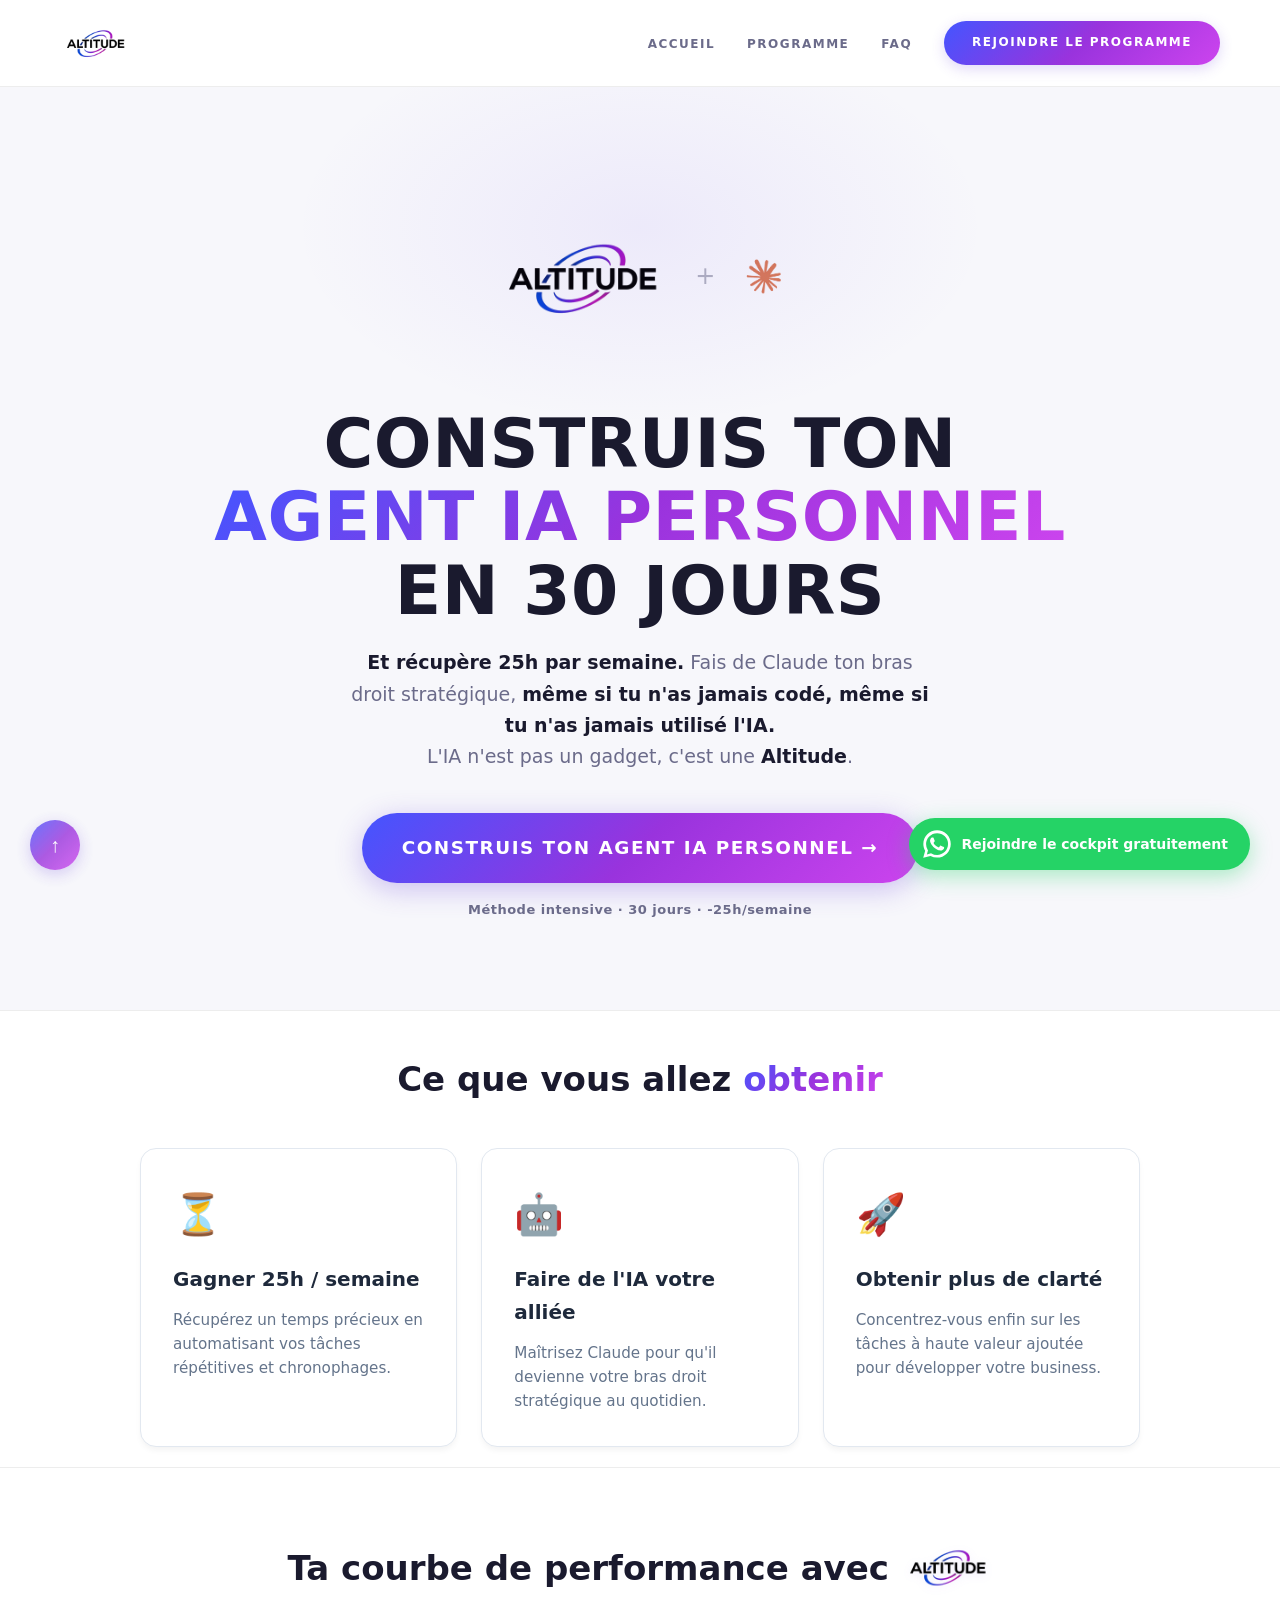
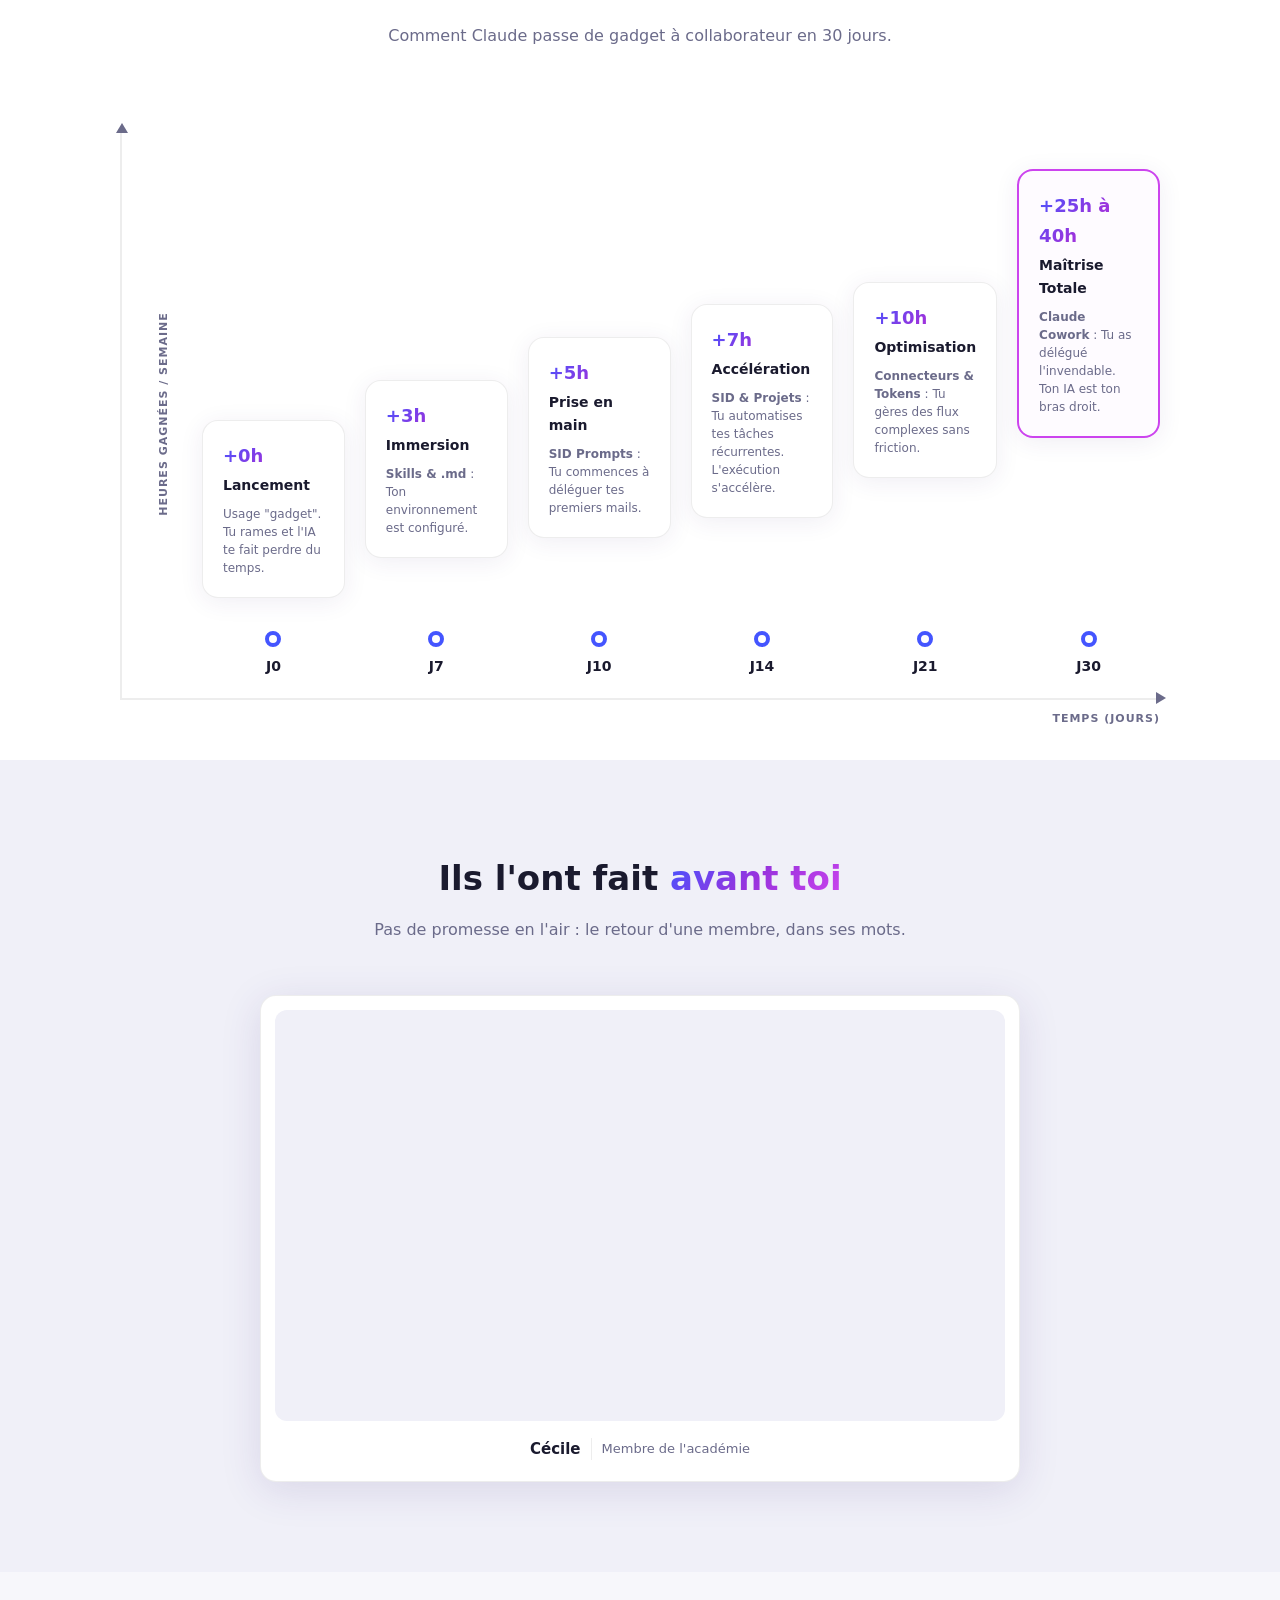
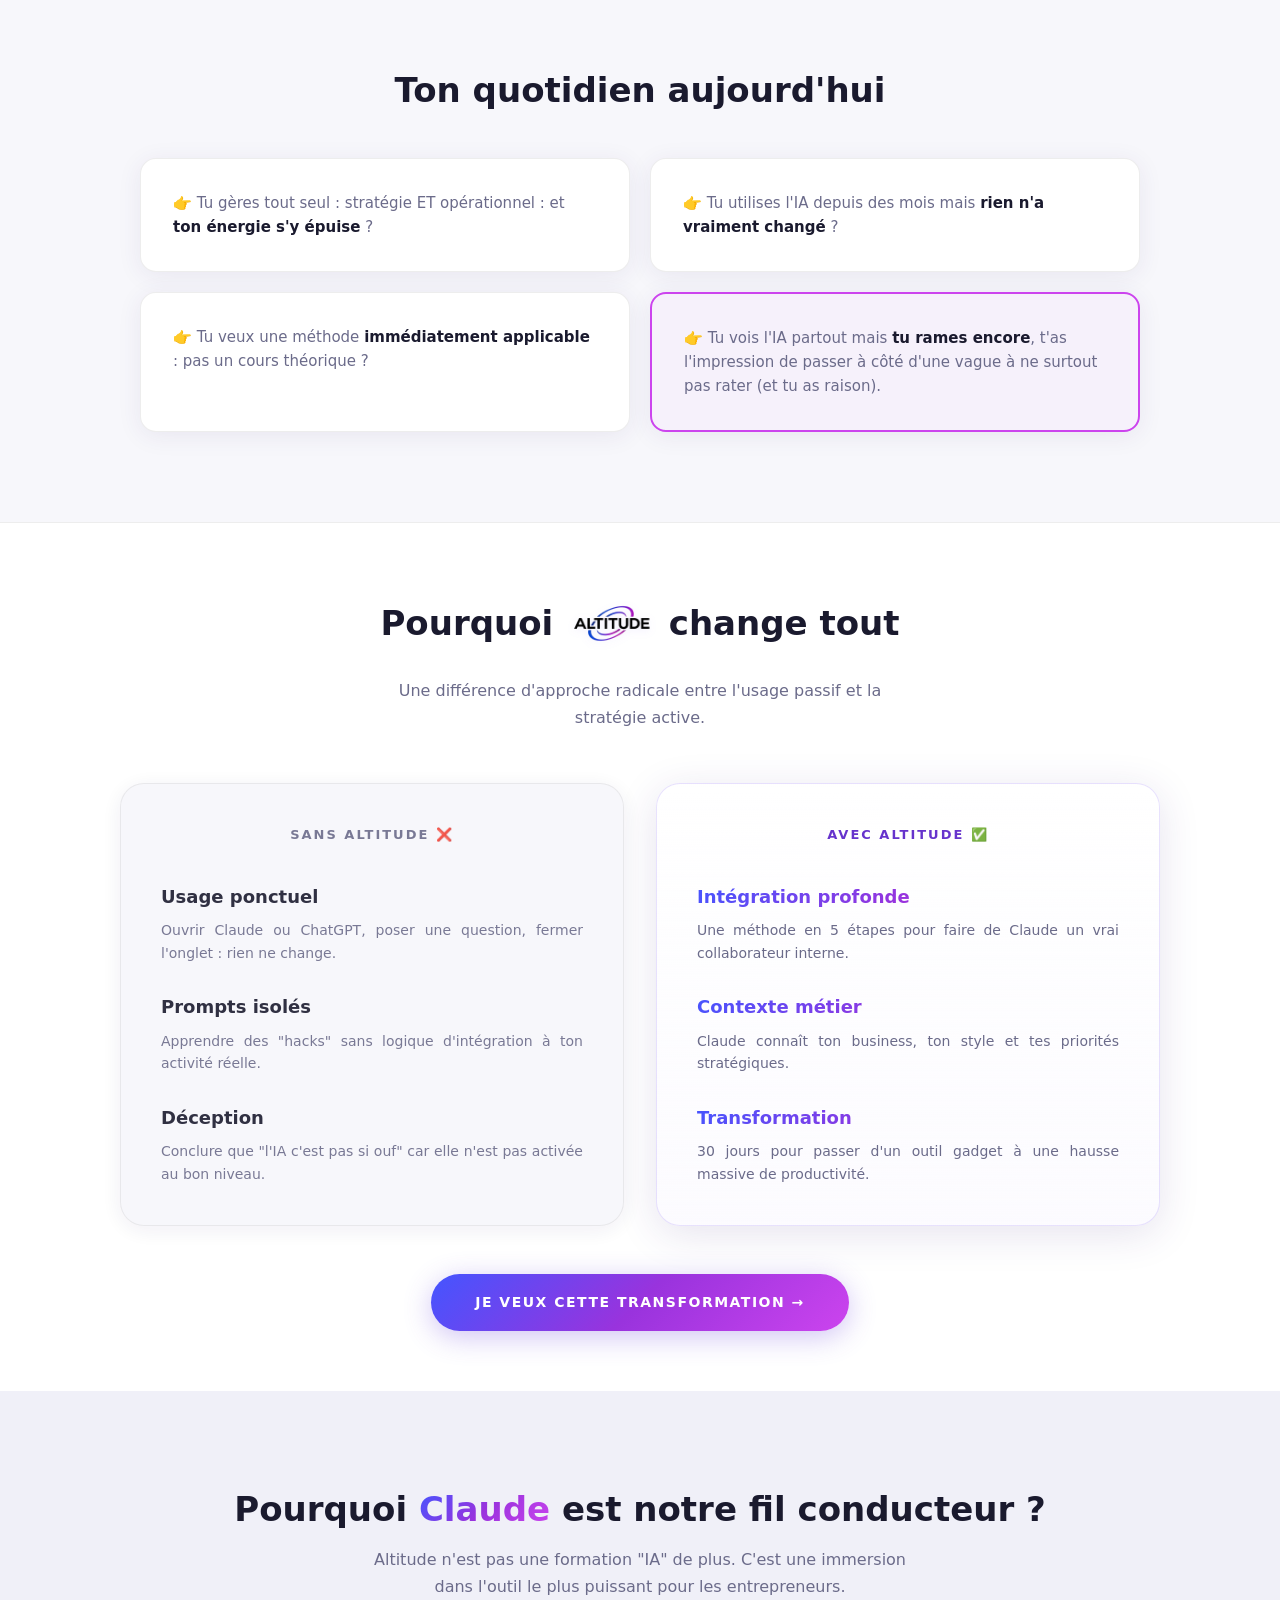
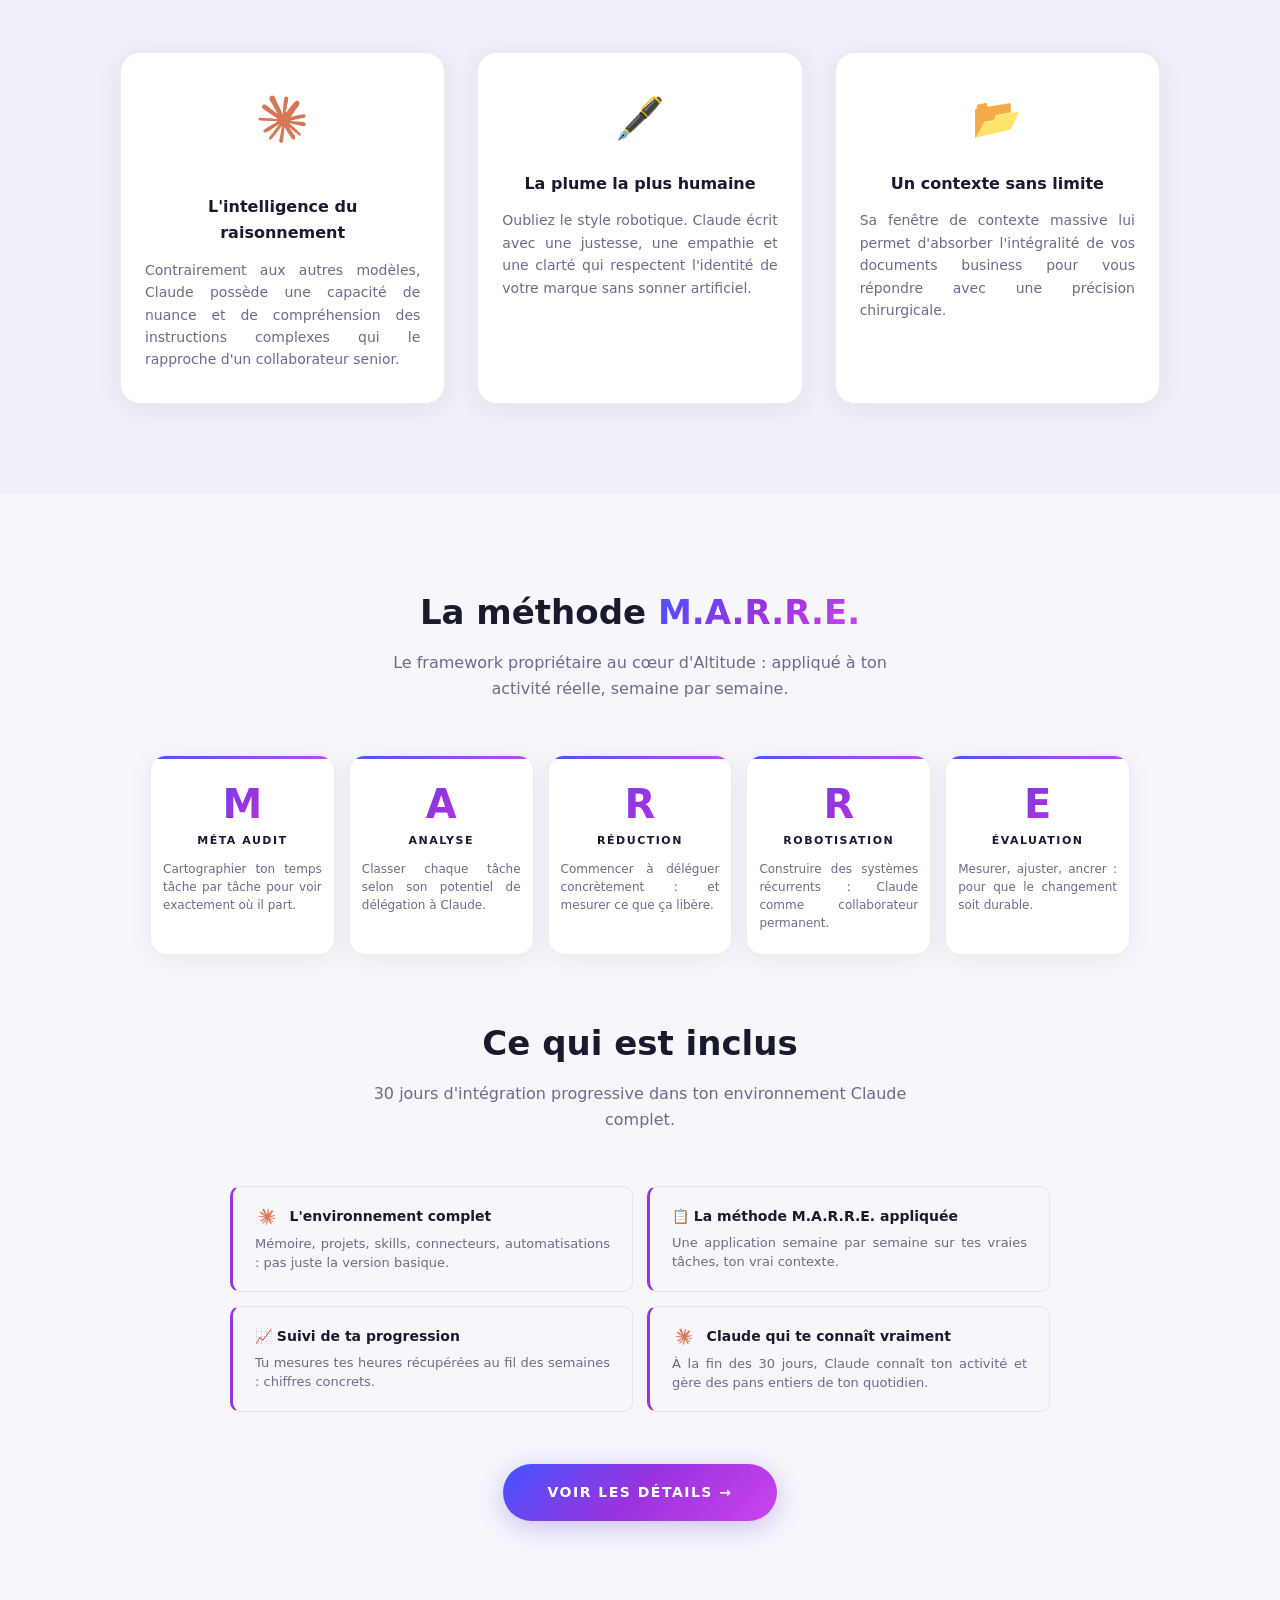
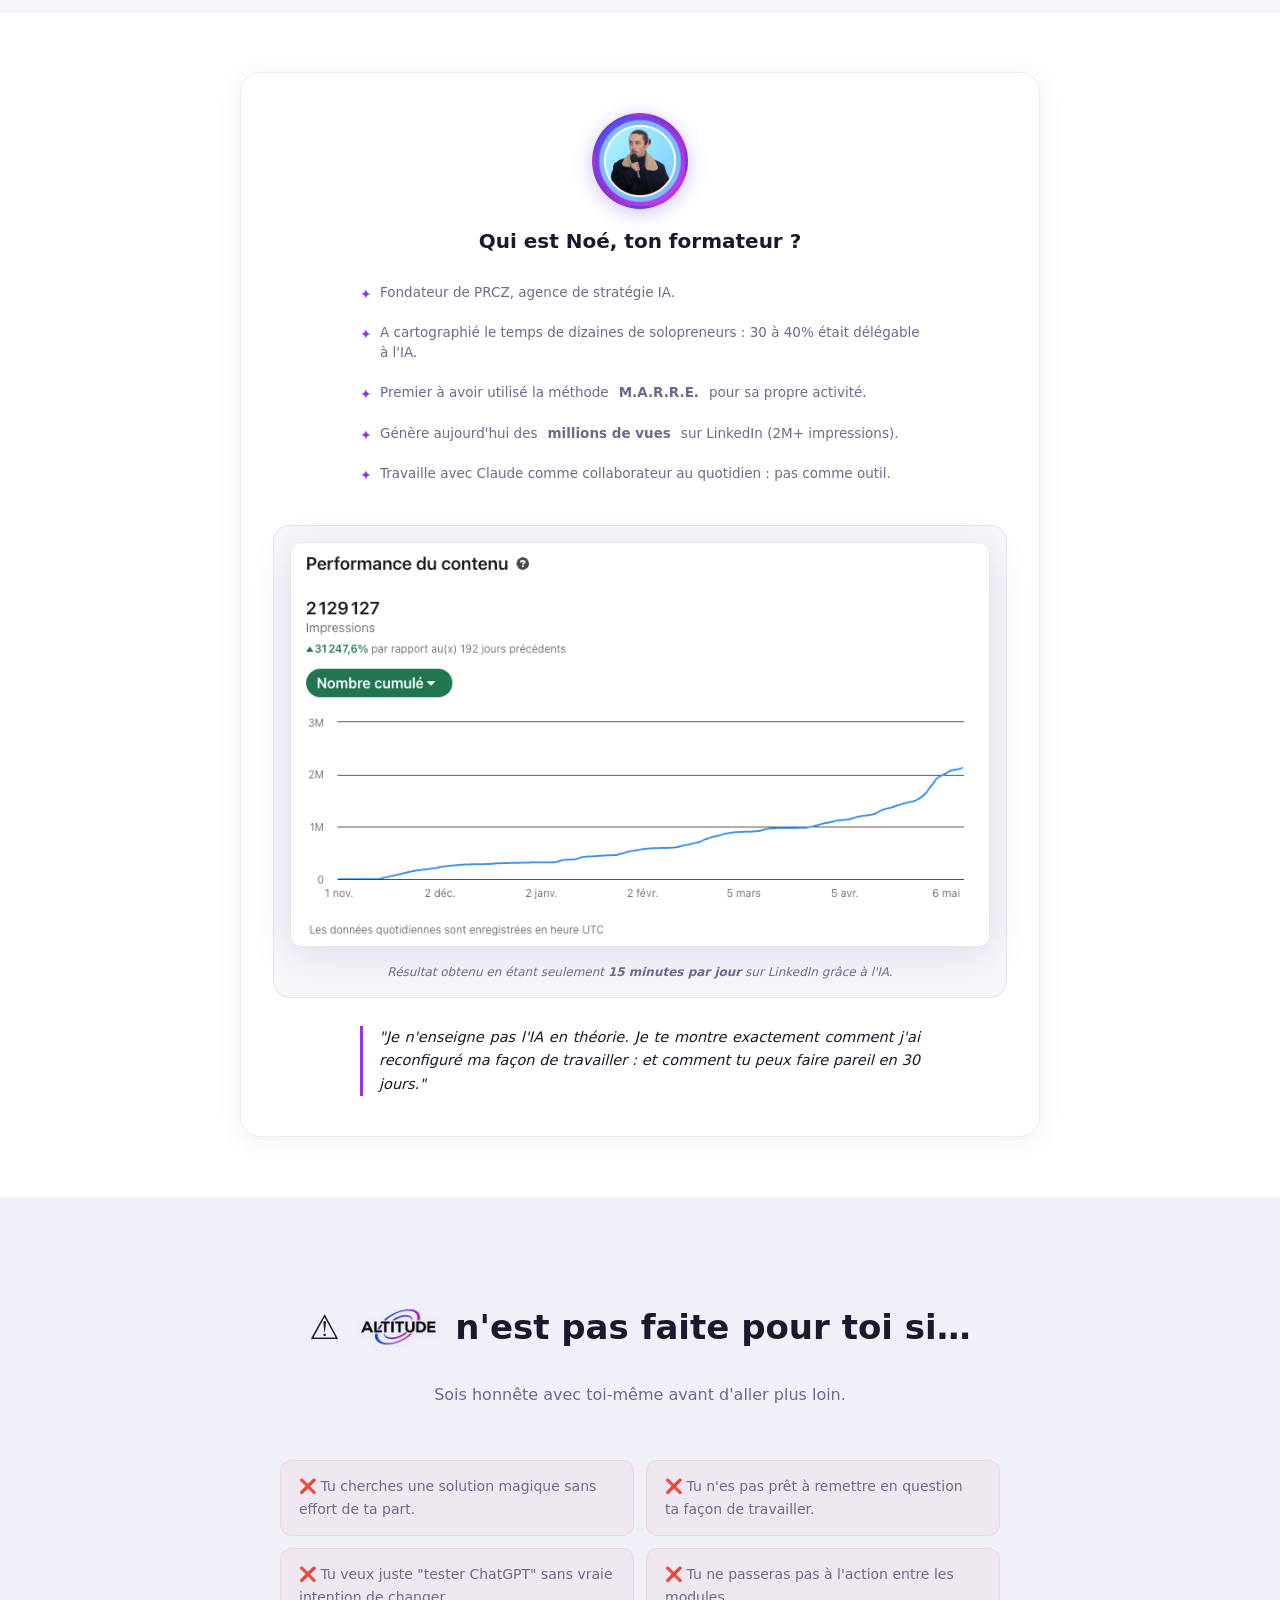
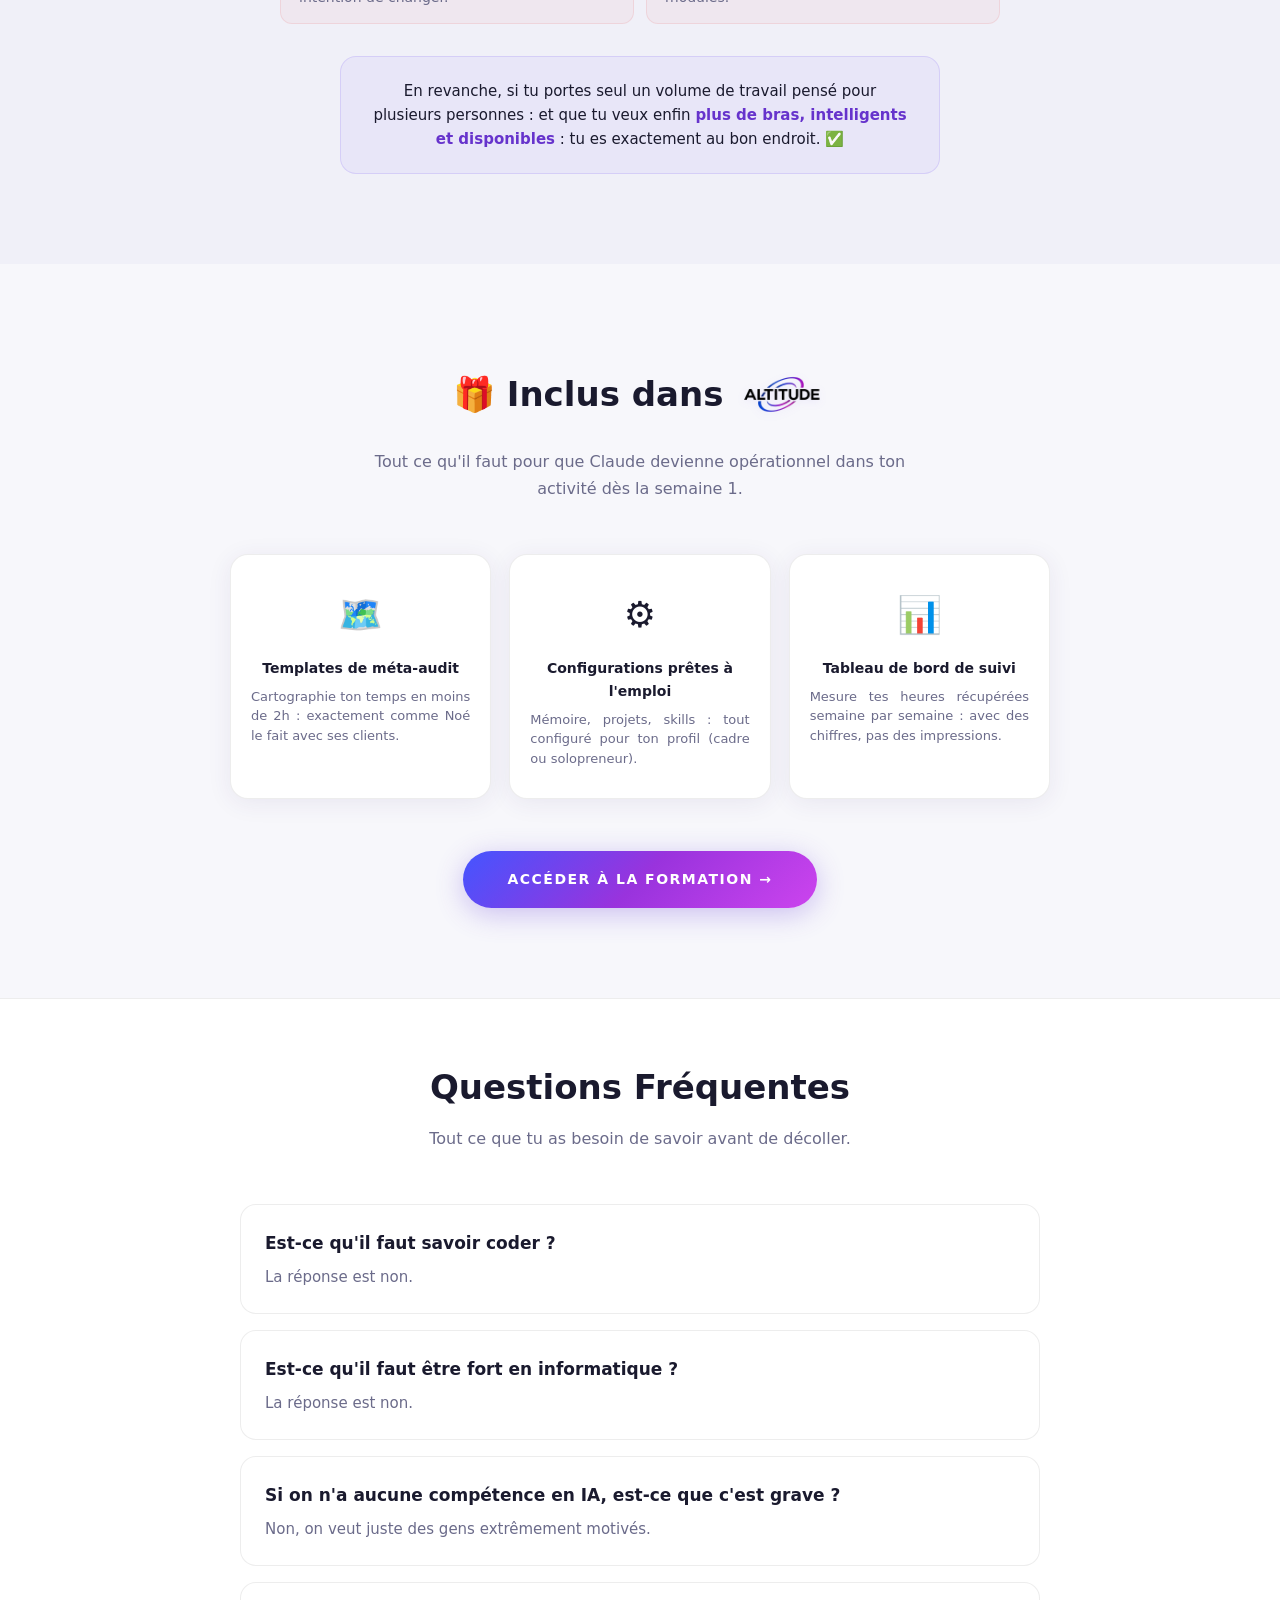
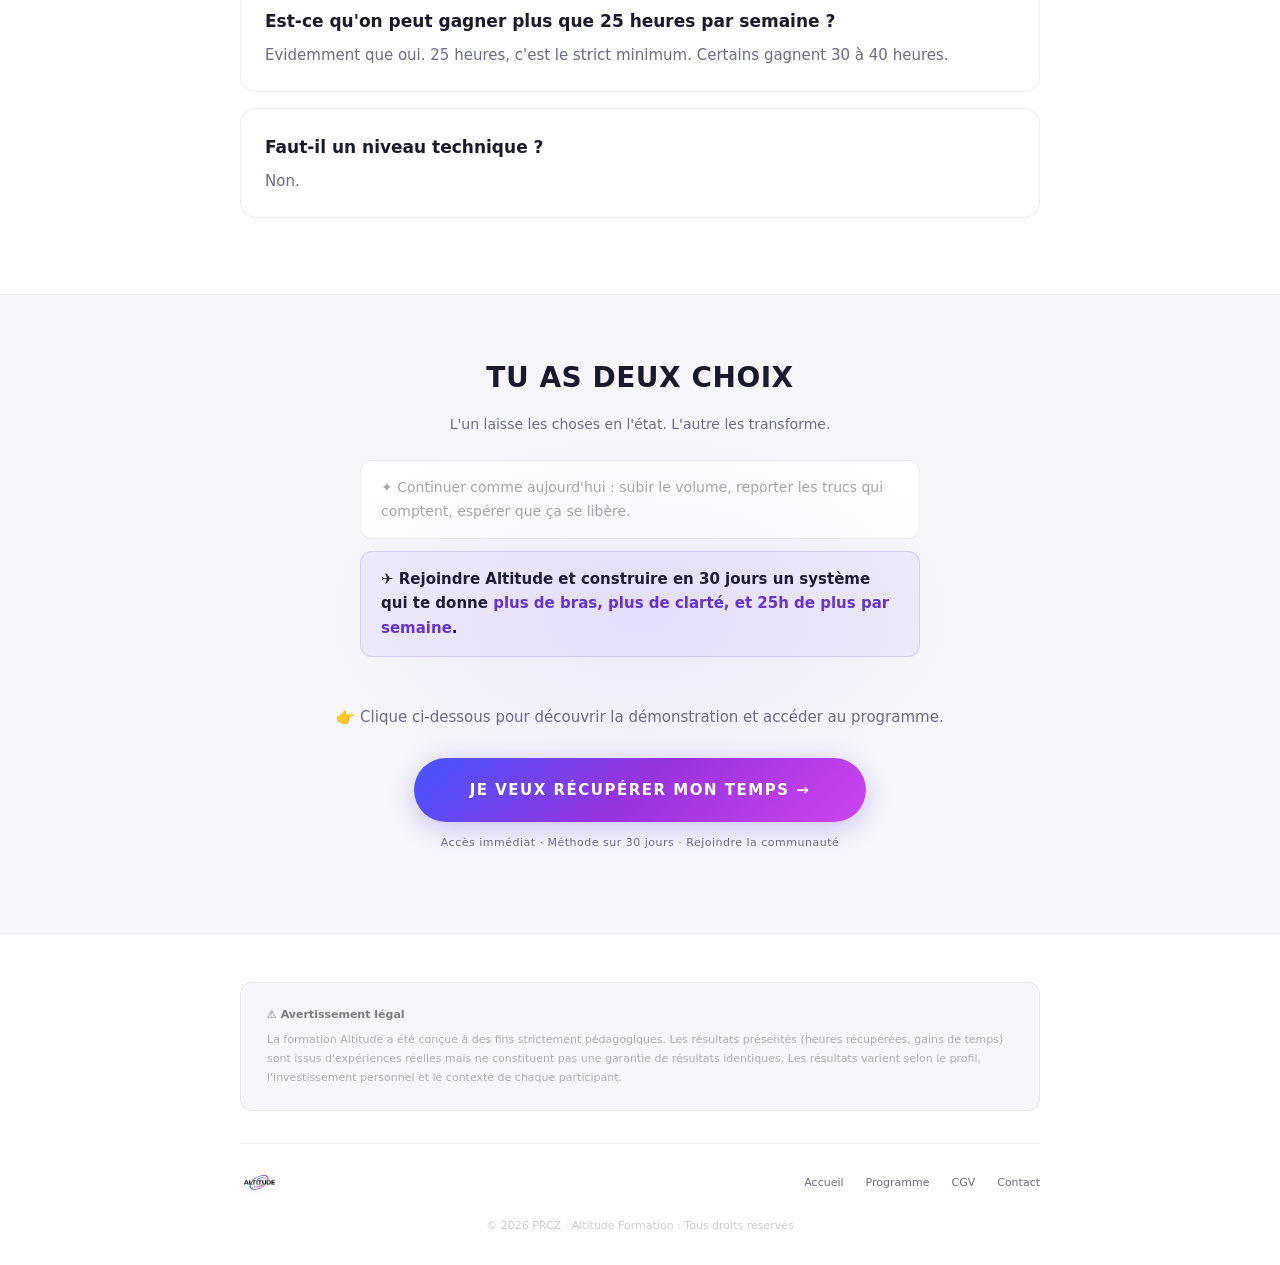
<file: index.html>
<!DOCTYPE html>
<html lang="fr">

<head>
  <meta charset="UTF-8" />
  <meta name="viewport" content="width=device-width, initial-scale=1.0" />
  <title>ALTITUDE : Construis ton agent IA personnel (Claude) en 30 jours</title>
  <link rel="icon" type="image/png" href="favicon.png" />
  <link rel="apple-touch-icon" href="favicon.png" />
  <link rel="shortcut icon" href="favicon.png" type="image/x-icon" />
  <link rel="stylesheet" href="style.css?v=1.1" />
</head>

<body>

  <!-- ══════════════════════════════════
     1. NAVBAR
══════════════════════════════════ -->
  <nav>
    <a href="#" class="nav-logo">
      <img src="logoaltitude.png" alt="ALTITUDE" class="nav-logo-img" />
    </a>

    <button class="nav-toggle" aria-label="Ouvrir le menu" aria-expanded="false">
      <span></span>
      <span></span>
      <span></span>
    </button>

    <ul class="nav-links">
      <li><a href="index.html">Accueil</a></li>
      <li><a href="programme-altitude.html">Programme</a></li>
      <li><a href="#faq">FAQ</a></li>
      <li><a href="rejoindre-altitude.html" class="btn btn-nav">Rejoindre le
          programme</a></li>
    </ul>
  </nav>

  <!-- ══════════════════════════════════
     2. HERO
══════════════════════════════════ -->
  <section class="hero">
    <div class="hero-logo-duo">
      <img src="logoaltitude.png" alt="Altitude" class="hero-main-logo">
      <span class="hero-plus">+</span>
      <img src="claude-logo.png" alt="Claude AI" class="hero-claude-logo">
    </div>

    <h1>Construis ton <span class="highlight">agent IA personnel</span><br>en 30 jours</h1>

    <p class="hero-sub">
      <strong>Et récupère 25h par semaine.</strong> Fais de Claude ton bras droit stratégique, <strong>même si tu n'as jamais codé, même si tu n'as jamais utilisé l'IA.</strong><br>L'IA n'est pas un gadget, c'est une <strong>Altitude</strong>.
    </p>

    <div class="hero-cta-wrap">
      <a href="rejoindre-altitude.html" class="btn" style="font-size: 1.15rem; padding: 1.25rem 2.5rem; border-radius: 50px;">Construis ton agent IA personnel →</a>
      <p class="hero-cta-badge">Méthode intensive · 30 jours · -25h/semaine</p>
    </div>
  </section>


  <!-- ══════════════════════════════════
     2a. BÉNÉFICES CONCRETS
══════════════════════════════════ -->
  <section class="section-white" style="padding-top: 40px; padding-bottom: 20px;">
    <div class="vs-container" style="text-align: center; max-width: 1000px; margin: 0 auto;">
      <h2 class="section-title">Ce que vous allez <span class="grad-text">obtenir</span></h2>
      <div style="display: grid; grid-template-columns: repeat(auto-fit, minmax(280px, 1fr)); gap: 24px; margin-top: 40px; text-align: left;">
        <div style="background: #ffffff; padding: 32px; border-radius: 16px; border: 1px solid #e2e8f0; box-shadow: 0 4px 6px -1px rgba(0, 0, 0, 0.05);">
          <div style="font-size: 2.5rem; margin-bottom: 16px;">⏳</div>
          <h3 style="font-size: 1.25rem; margin-bottom: 12px; color: #1e293b; font-weight: 800;">Gagner 25h / semaine</h3>
          <p style="color: #64748b; font-size: 0.95rem; line-height: 1.6;">Récupérez un temps précieux en automatisant vos tâches répétitives et chronophages.</p>
        </div>
        <div style="background: #ffffff; padding: 32px; border-radius: 16px; border: 1px solid #e2e8f0; box-shadow: 0 4px 6px -1px rgba(0, 0, 0, 0.05);">
          <div style="font-size: 2.5rem; margin-bottom: 16px;">🤖</div>
          <h3 style="font-size: 1.25rem; margin-bottom: 12px; color: #1e293b; font-weight: 800;">Faire de l'IA votre alliée</h3>
          <p style="color: #64748b; font-size: 0.95rem; line-height: 1.6;">Maîtrisez Claude pour qu'il devienne votre bras droit stratégique au quotidien.</p>
        </div>
        <div style="background: #ffffff; padding: 32px; border-radius: 16px; border: 1px solid #e2e8f0; box-shadow: 0 4px 6px -1px rgba(0, 0, 0, 0.05);">
          <div style="font-size: 2.5rem; margin-bottom: 16px;">🚀</div>
          <h3 style="font-size: 1.25rem; margin-bottom: 12px; color: #1e293b; font-weight: 800;">Obtenir plus de clarté</h3>
          <p style="color: #64748b; font-size: 0.95rem; line-height: 1.6;">Concentrez-vous enfin sur les tâches à haute valeur ajoutée pour développer votre business.</p>
        </div>
      </div>
    </div>
  </section>

  <!-- ══════════════════════════════════
     2b. RÉSULTATS CONCRETS
══════════════════════════════════ -->
  <section class="section-white">
    <div class="vs-container">
      <h2 class="section-title">Ta courbe de performance avec <img src="logoaltitude.png" alt="Altitude"
          class="inline-logo"></h2>
      <p class="section-sub-text">Comment Claude passe de gadget à collaborateur en 30 jours.</p>

      <div class="roadmap-container">
        <!-- Axes -->
        <div class="roadmap-axis-y">Heures gagnées / semaine</div>
        <div class="roadmap-axis-x">Temps (Jours)</div>

        <!-- Connection Line -->
        <div class="roadmap-line"></div>

        <!-- Milestones -->
        <div class="roadmap-grid">
          <!-- J0 -->
          <div class="milestone-card" style="--step: 0;">
            <div class="milestone-dot"></div>
            <div class="milestone-info">
              <span class="milestone-gain">+0h</span>
              <span class="milestone-title">Lancement</span>
              <p class="milestone-desc">Usage "gadget". Tu rames et l'IA te fait perdre du temps.</p>
            </div>
            <div class="milestone-day">J0</div>
          </div>

          <!-- J7 -->
          <div class="milestone-card" style="--step: 1;">
            <div class="milestone-dot"></div>
            <div class="milestone-info">
              <span class="milestone-gain">+3h</span>
              <span class="milestone-title">Immersion</span>
              <p class="milestone-desc"><strong>Skills & .md</strong> : Ton environnement est configuré.</p>
            </div>
            <div class="milestone-day">J7</div>
          </div>

          <!-- J10 -->
          <div class="milestone-card" style="--step: 1.5;">
            <div class="milestone-dot"></div>
            <div class="milestone-info">
              <span class="milestone-gain">+5h</span>
              <span class="milestone-title">Prise en main</span>
              <p class="milestone-desc"><strong>SID Prompts</strong> : Tu commences à déléguer tes premiers mails.</p>
            </div>
            <div class="milestone-day">J10</div>
          </div>

          <!-- J14 -->
          <div class="milestone-card" style="--step: 2;">
            <div class="milestone-dot"></div>
            <div class="milestone-info">
              <span class="milestone-gain">+7h</span>
              <span class="milestone-title">Accélération</span>
              <p class="milestone-desc"><strong>SID & Projets</strong> : Tu automatises tes tâches récurrentes.
                L'exécution s'accélère.</p>
            </div>
            <div class="milestone-day">J14</div>
          </div>

          <!-- J21 -->
          <div class="milestone-card" style="--step: 3;">
            <div class="milestone-dot"></div>
            <div class="milestone-info">
              <span class="milestone-gain">+10h</span>
              <span class="milestone-title">Optimisation</span>
              <p class="milestone-desc"><strong>Connecteurs & Tokens</strong> : Tu gères des flux complexes sans
                friction.</p>
            </div>
            <div class="milestone-day">J21</div>
          </div>

          <!-- J30 -->
          <div class="milestone-card highlight" style="--step: 4;">
            <div class="milestone-dot"></div>
            <div class="milestone-info">
              <span class="milestone-gain">+25h à 40h</span>
              <span class="milestone-title">Maîtrise Totale</span>
              <p class="milestone-desc"><strong>Claude Cowork</strong> : Tu as délégué l'invendable. Ton IA est ton bras
                droit.</p>
            </div>
            <div class="milestone-day">J30</div>
          </div>
        </div>
      </div>
    </div>
  </section>

  <!-- ══════════════════════════════════
     2b. TÉMOIGNAGE — CÉCILE
  ══════════════════════════════════ -->
  <section class="section-off2" id="temoignages">
    <h2 class="section-title">Ils l'ont fait <span class="grad-text">avant toi</span></h2>
    <p class="section-sub-text">Pas de promesse en l'air : le retour d'une membre, dans ses mots.</p>

    <div class="testimonial-card">
      <div class="testimonial-video">
        <iframe src="https://www.tella.tv/video/vid_cmt8j1n4z00n204ju2s5cgyn0/embed?b=0&amp;title=1&amp;a=1&amp;loop=0&amp;t=0&amp;muted=0&amp;wt=0&amp;o=1"
          title="Témoignage de Cécile, membre de l'académie Altitude" allow="autoplay; fullscreen" allowtransparency
          loading="lazy"></iframe>
      </div>
      <figcaption class="testimonial-meta">
        <span class="testimonial-name">Cécile</span>
        <span class="testimonial-role">Membre de l'académie</span>
      </figcaption>
    </div>
  </section>

  <!-- ══════════════════════════════════
     2c. LE CONSTAT
══════════════════════════════════ -->
  <section class="section-off">
    <div class="pains-container">
      <h2 class="section-title">Ton quotidien aujourd'hui</h2>
      <div class="pains-grid">
        <div class="pain-card">
          <p class="pain-text">👉 Tu gères tout seul : stratégie ET opérationnel : et <strong>ton énergie s'y
              épuise</strong> ?</p>
        </div>
        <div class="pain-card">
          <p class="pain-text">👉 Tu utilises l'IA depuis des mois mais <strong>rien n'a vraiment changé</strong> ?</p>
        </div>
        <div class="pain-card">
          <p class="pain-text">👉 Tu veux une méthode <strong>immédiatement applicable</strong> : pas un cours théorique
            ?</p>
        </div>
        <div class="pain-card pain-card-highlight">
          <p class="pain-text">👉 Tu vois l'IA partout mais <strong>tu rames encore</strong>, t'as l'impression de
            passer à côté d'une vague à ne surtout pas rater (et tu as raison).</p>
        </div>
      </div>
    </div>
  </section>

  <!-- ══════════════════════════════════
     3. POURQUOI DIFFÉRENT
══════════════════════════════════ -->
  <section class="section-white">
    <div class="vs-container">
      <h2 class="section-title">Pourquoi <span class="grad-text"><img src="logoaltitude.png" alt="Altitude"
            class="inline-logo"></span> change tout</h2>
      <p class="section-sub-text">Une différence d'approche radicale entre l'usage passif et la stratégie active.</p>

      <div class="vs-table">
        <!-- SANS -->
        <div class="vs-column vs-bad">
          <div class="vs-header">SANS ALTITUDE ❌</div>
          <div class="vs-item">
            <strong>Usage ponctuel</strong>
            <p>Ouvrir Claude ou ChatGPT, poser une question, fermer l'onglet : rien ne change.</p>
          </div>
          <div class="vs-item">
            <strong>Prompts isolés</strong>
            <p>Apprendre des "hacks" sans logique d'intégration à ton activité réelle.</p>
          </div>
          <div class="vs-item">
            <strong>Déception</strong>
            <p>Conclure que "l'IA c'est pas si ouf" car elle n'est pas activée au bon niveau.</p>
          </div>
        </div>

        <!-- AVEC -->
        <div class="vs-column vs-good">
          <div class="vs-header">AVEC ALTITUDE ✅</div>
          <div class="vs-item">
            <strong>Intégration profonde</strong>
            <p>Une méthode en 5 étapes pour faire de Claude un vrai collaborateur interne.</p>
          </div>
          <div class="vs-item">
            <strong>Contexte métier</strong>
            <p>Claude connaît ton business, ton style et tes priorités stratégiques.</p>
          </div>
          <div class="vs-item">
            <strong>Transformation</strong>
            <p>30 jours pour passer d'un outil gadget à une hausse massive de productivité.</p>
          </div>
        </div>
      </div>

      <div class="btn-center" style="margin-top: 48px;">
        <a href="rejoindre-altitude.html" class="btn">Je veux cette transformation →</a>
      </div>
    </div>
  </section>

  <!-- ══════════════════════════════════
     3b. POURQUOI CLAUDE ?
══════════════════════════════════ -->
  <section class="section-off2">
    <div class="claude-container">
      <h2 class="section-title">Pourquoi <span class="grad-text">Claude</span> est notre fil conducteur ?</h2>
      <p class="section-sub-text">Altitude n'est pas une
        formation "IA" de plus. C'est une immersion dans l'outil le plus puissant pour les entrepreneurs.</p>

      <div class="claude-grid">
        <div class="claude-feature">
          <div class="claude-icon">
            <img src="claude-logo.png" alt="Claude AI" style="height: 70px; width: auto; margin-bottom: 0;">
          </div>
          <h3>L'intelligence du raisonnement</h3>
          <p>Contrairement aux autres modèles, Claude possède une capacité de nuance et de compréhension des
            instructions complexes qui le rapproche d'un collaborateur senior.</p>
        </div>
        <div class="claude-feature">
          <div class="claude-icon">🖋️</div>
          <h3>La plume la plus humaine</h3>
          <p>Oubliez le style robotique. Claude écrit avec une justesse, une empathie et une clarté qui respectent
            l'identité de votre marque sans sonner artificiel.</p>
        </div>
        <div class="claude-feature">
          <div class="claude-icon">📂</div>
          <h3>Un contexte sans limite</h3>
          <p>Sa fenêtre de contexte massive lui permet d'absorber l'intégralité de vos documents business pour vous
            répondre avec une précision chirurgicale.</p>
        </div>
      </div>
    </div>
  </section>


  <!-- ══════════════════════════════════
     4. MÉTHODE M.A.R.R.E.
══════════════════════════════════ -->
  <section class="section-off" id="programme">
    <h2 class="section-title">La méthode <span class="grad-text">M.A.R.R.E.</span></h2>
    <p class="section-sub-text">Le framework propriétaire au cœur d'Altitude : appliqué à ton activité réelle, semaine
      par semaine.</p>

    <div class="marre-row">
      <div class="marre-step">
        <div class="marre-letter">M</div>
        <div class="marre-word">Méta audit</div>
        <div class="marre-desc">Cartographier ton temps tâche par tâche pour voir exactement où il part.</div>
      </div>
      <div class="marre-step">
        <div class="marre-letter">A</div>
        <div class="marre-word">Analyse</div>
        <div class="marre-desc">Classer chaque tâche selon son potentiel de délégation à Claude.</div>
      </div>
      <div class="marre-step">
        <div class="marre-letter">R</div>
        <div class="marre-word">Réduction</div>
        <div class="marre-desc">Commencer à déléguer concrètement : et mesurer ce que ça libère.</div>
      </div>
      <div class="marre-step">
        <div class="marre-letter">R</div>
        <div class="marre-word">Robotisation</div>
        <div class="marre-desc">Construire des systèmes récurrents : Claude comme collaborateur permanent.</div>
      </div>
      <div class="marre-step">
        <div class="marre-letter">E</div>
        <div class="marre-word">Évaluation</div>
        <div class="marre-desc">Mesurer, ajuster, ancrer : pour que le changement soit durable.</div>
      </div>
    </div>

    <h2 class="section-title" style="margin-bottom:10px;">Ce qui est inclus</h2>
    <p class="section-sub-text">30 jours d'intégration progressive dans ton environnement Claude complet.</p>

    <div class="program-grid">
      <div class="program-item">
        <h3><img src="claude-logo.png" alt="Claude"
            style="height: 24px; width: auto; vertical-align: middle; margin-right: 6px;"> L'environnement complet</h3>
        <p>Mémoire, projets, skills, connecteurs, automatisations : pas juste la version basique.</p>
      </div>
      <div class="program-item">
        <h3>📋 La méthode M.A.R.R.E. appliquée</h3>
        <p>Une application semaine par semaine sur tes vraies tâches, ton vrai contexte.</p>
      </div>
      <div class="program-item">
        <h3>📈 Suivi de ta progression</h3>
        <p>Tu mesures tes heures récupérées au fil des semaines : chiffres concrets.</p>
      </div>
      <div class="program-item">
        <h3><img src="claude-logo.png" alt="Claude"
            style="height: 24px; width: auto; vertical-align: middle; margin-right: 6px;"> Claude qui te connaît
          vraiment</h3>
        <p>À la fin des 30 jours, Claude connaît ton activité et gère des pans entiers de ton quotidien.</p>
      </div>
    </div>

    <div class="btn-center">
      <a href="programme-altitude.html" class="btn">Voir les détails →</a>
    </div>
  </section>

  <!-- ══════════════════════════════════
     5. FORMATEUR
══════════════════════════════════ -->
  <section class="section-white">
    <div class="trainer-card">
      <img src="noe.png" alt="Noé Porchier-Cizaire" class="trainer-avatar">
      <h2>Qui est Noé, ton formateur ?</h2>
      <ul class="trainer-bullets">
        <li>Fondateur de PRCZ, agence de stratégie IA.</li>
        <li>A cartographié le temps de dizaines de solopreneurs : 30 à 40% était délégable à l'IA.</li>
        <li>Premier à avoir utilisé la méthode <strong>M.A.R.R.E.</strong> pour sa propre activité.</li>
        <li>Génère aujourd'hui des <strong>millions de vues</strong> sur LinkedIn (2M+ impressions).</li>
        <li>Travaille avec Claude comme collaborateur au quotidien : pas comme outil.</li>
      </ul>

      <div class="trainer-social-proof">
        <img src="linkedin-results.png" alt="Performance LinkedIn : 2 Millions de vues" class="linkedin-slide">
        <p class="proof-caption">Résultat obtenu en étant seulement <strong>15 minutes par jour</strong> sur LinkedIn
          grâce à l'IA.</p>
      </div>
      <p class="trainer-quote">
        "Je n'enseigne pas l'IA en théorie. Je te montre exactement comment j'ai reconfiguré ma façon de travailler : et
        comment tu peux faire pareil en 30 jours."
      </p>
    </div>
  </section>

  <!-- ══════════════════════════════════
     6. PAS FAIT POUR TOI
══════════════════════════════════ -->
  <section class="section-off2">
    <h2 class="section-title">⚠️ <img src="logoaltitude.png" alt="Altitude" class="inline-logo"> n'est pas faite pour
      toi si…</h2>
    <p class="section-sub-text">Sois honnête avec toi-même avant d'aller plus loin.</p>

    <div class="notfor-grid">
      <div class="notfor-item">❌ Tu cherches une solution magique sans effort de ta part.</div>
      <div class="notfor-item">❌ Tu n'es pas prêt à remettre en question ta façon de travailler.</div>
      <div class="notfor-item">❌ Tu veux juste "tester ChatGPT" sans vraie intention de changer.</div>
      <div class="notfor-item">❌ Tu ne passeras pas à l'action entre les modules.</div>
    </div>

    <p class="bridge">
      En revanche, si tu portes seul un volume de travail pensé pour plusieurs personnes : et que tu veux enfin
      <strong>plus de bras, intelligents et disponibles</strong> : tu es exactement au bon endroit. ✅
    </p>
  </section>


  <!-- ══════════════════════════════════
     8. BONUS
══════════════════════════════════ -->
  <section class="section-off">
    <h2 class="section-title">🎁 Inclus dans <img src="logoaltitude.png" alt="Altitude" class="inline-logo"></h2>
    <p class="section-sub-text">Tout ce qu'il faut pour que Claude devienne opérationnel dans ton activité dès la
      semaine 1.</p>

    <div class="bonus-grid">
      <div class="bonus-card">
        <div class="bonus-icon">🗺️</div>
        <h3>Templates de méta-audit</h3>
        <p>Cartographie ton temps en moins de 2h : exactement comme Noé le fait avec ses clients.</p>
      </div>
      <div class="bonus-card">
        <div class="bonus-icon">⚙️</div>
        <h3>Configurations prêtes à l'emploi</h3>
        <p>Mémoire, projets, skills : tout configuré pour ton profil (cadre ou solopreneur).</p>
      </div>
      <div class="bonus-card">
        <div class="bonus-icon">📊</div>
        <h3>Tableau de bord de suivi</h3>
        <p>Mesure tes heures récupérées semaine par semaine : avec des chiffres, pas des impressions.</p>
      </div>
    </div>

    <div class="btn-center">
      <a href="rejoindre-altitude.html" class="btn">Accéder à la formation →</a>
    </div>
  </section>

  <!-- ══════════════════════════════════
     8b. FAQ
  ══════════════════════════════════ -->
  <section class="section-white" id="faq">
    <div class="faq-container">
      <h2 class="section-title">Questions Fréquentes</h2>
      <p class="section-sub-text">Tout ce que tu as besoin de savoir avant de décoller.</p>

      <div class="faq-item">
        <span class="faq-question">Est-ce qu'il faut savoir coder ?</span>
        <p class="faq-answer">La réponse est non.</p>
      </div>

      <div class="faq-item">
        <span class="faq-question">Est-ce qu'il faut être fort en informatique ?</span>
        <p class="faq-answer">La réponse est non.</p>
      </div>

      <div class="faq-item">
        <span class="faq-question">Si on n'a aucune compétence en IA, est-ce que c'est grave ?</span>
        <p class="faq-answer">Non, on veut juste des gens extrêmement motivés.</p>
      </div>

      <div class="faq-item">
        <span class="faq-question">Est-ce qu'on peut gagner plus que 25 heures par semaine ?</span>
        <p class="faq-answer">Evidemment que oui. 25 heures, c'est le strict minimum. Certains gagnent 30 à 40 heures.
        </p>
      </div>

      <div class="faq-item">
        <span class="faq-question">Faut-il un niveau technique ?</span>
        <p class="faq-answer">Non.</p>
      </div>
    </div>
  </section>
  <!-- ══════════════════════════════════
     9. CTA FINALE
══════════════════════════════════ -->
  <section class="section-cta" id="cta">
    <h2>Tu as deux choix</h2>
    <p class="cta-sub-line">L'un laisse les choses en l'état. L'autre les transforme.</p>

    <div class="choices">
      <div class="choice-bad">
        ✦ Continuer comme aujourd'hui : subir le volume, reporter les trucs qui comptent, espérer que ça se libère.
      </div>
      <div class="choice-good">
        ✈️ Rejoindre Altitude et construire en 30 jours un
        système qui te donne <strong>plus de bras, plus de clarté, et 25h de plus par semaine</strong>.
      </div>
    </div>

    <p class="cta-nudge">👉 Clique ci-dessous pour découvrir la démonstration et accéder au programme.</p>

    <div class="cta-btn-wrap">
      <a href="rejoindre-altitude.html" class="btn cta-main-btn">
        Je veux récupérer mon temps →
      </a>
      <span class="cta-reassure">Accès immédiat · Méthode sur 30 jours · Rejoindre la communauté</span>
    </div>
  </section>

  <!-- ══════════════════════════════════
     10. FOOTER
══════════════════════════════════ -->
  <footer>
    <div class="footer-inner">
      <div class="footer-legal">
        <strong>⚠️ Avertissement légal</strong>
        La formation Altitude a été conçue à des fins strictement
        pédagogiques. Les résultats présentés (heures récupérées, gains de temps) sont issus d'expériences réelles mais
        ne constituent pas une garantie de résultats identiques. Les résultats varient selon le profil, l'investissement
        personnel et le contexte de chaque participant.
      </div>
      <div class="footer-bottom">
        <div class="footer-logo"><img src="logoaltitude.png" alt="Altitude" class="inline-logo"></div>
        <ul class="footer-links">
          <li><a href="index.html">Accueil</a></li>
          <li><a href="programme-altitude.html">Programme</a></li>
          <li><a href="cgv.html">CGV</a></li>
          <li><a href="mailto:noe@prcz.fr">Contact</a></li>
        </ul>
      </div>
      <p class="footer-copy">© 2026 PRCZ · Altitude Formation :
        Tous droits réservés</p>
    </div>
  </footer>

  <a href="https://link.prcz.fr/wa-lp" class="wa-float" target="_blank" rel="noopener"
    aria-label="Rejoindre le cockpit gratuitement sur WhatsApp">
    <svg viewBox="0 0 24 24" aria-hidden="true" focusable="false">
      <path d="M17.47 14.38c-.3-.15-1.75-.86-2.02-.96-.27-.1-.47-.15-.67.15-.2.3-.77.96-.94 1.16-.17.2-.35.22-.64.07-.3-.15-1.25-.46-2.38-1.47-.88-.78-1.47-1.75-1.65-2.05-.17-.3-.02-.46.13-.6.13-.13.3-.35.45-.52.15-.17.2-.3.3-.5.1-.2.05-.37-.02-.52-.08-.15-.67-1.6-.92-2.2-.24-.58-.49-.5-.67-.51h-.57c-.2 0-.52.07-.79.37-.27.3-1.04 1.02-1.04 2.47 0 1.46 1.07 2.87 1.22 3.07.15.2 2.1 3.2 5.08 4.49.71.3 1.26.49 1.69.63.71.22 1.36.19 1.87.12.57-.09 1.75-.72 2-1.41.25-.69.25-1.28.17-1.41-.07-.13-.27-.2-.57-.35zM12.04 21.5h-.01a9.4 9.4 0 0 1-4.79-1.31l-.34-.2-3.56.93.95-3.47-.22-.36a9.37 9.37 0 0 1-1.44-5.01c0-5.18 4.23-9.4 9.42-9.4a9.36 9.36 0 0 1 6.65 2.76 9.32 9.32 0 0 1 2.76 6.65c0 5.18-4.23 9.41-9.42 9.41zM20.42 3.63A11.72 11.72 0 0 0 12.04 .16C5.56.16.29 5.42.29 11.9c0 2.07.54 4.09 1.57 5.87L.19 23.84l6.21-1.63a11.74 11.74 0 0 0 5.63 1.44h.01c6.48 0 11.75-5.27 11.75-11.75 0-3.14-1.22-6.09-3.37-8.27z"/>
    </svg>
    <span>Rejoindre le cockpit gratuitement</span>
  </a>

  <button id="backToTop" class="back-to-top" onclick="window.scrollTo({top: 0, behavior: 'smooth'})"
    aria-label="Retour en haut">
    ↑
  </button>

  <script src="script.js"></script>
</body>

</html>
</file>
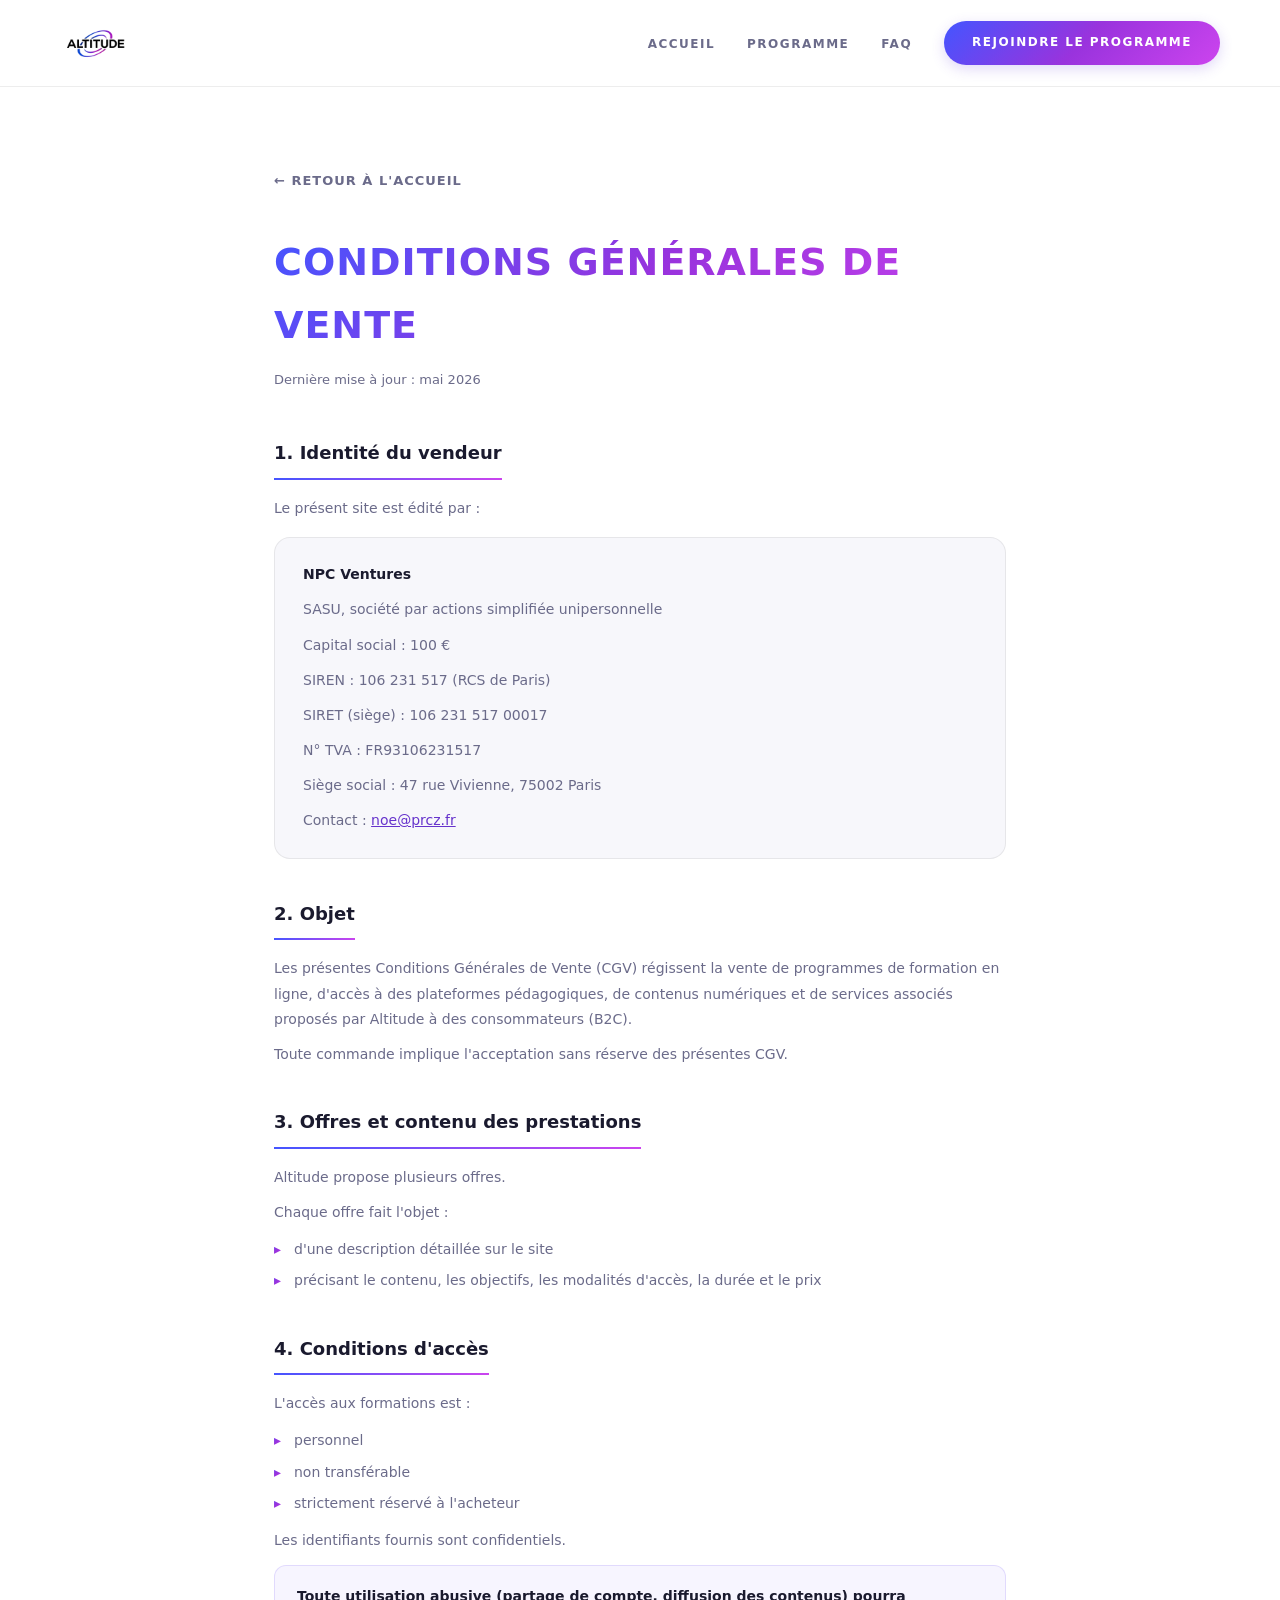
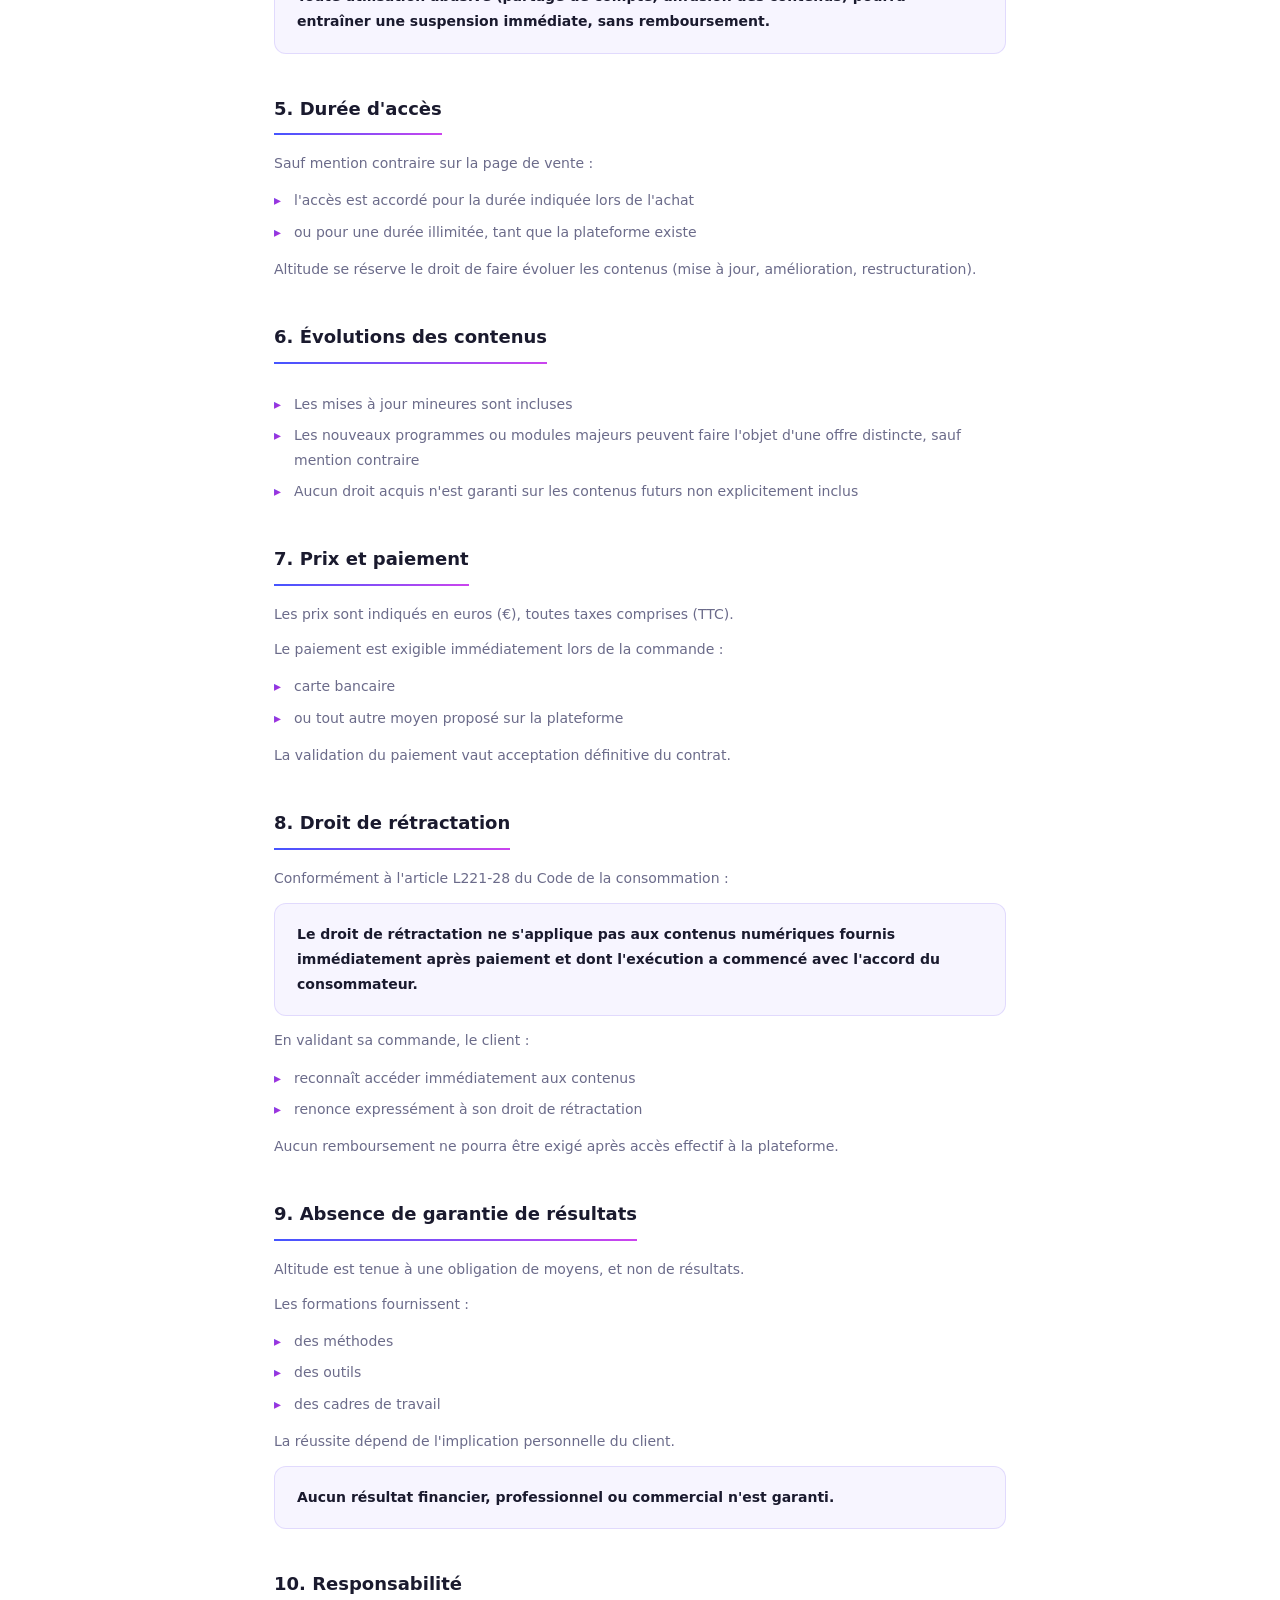
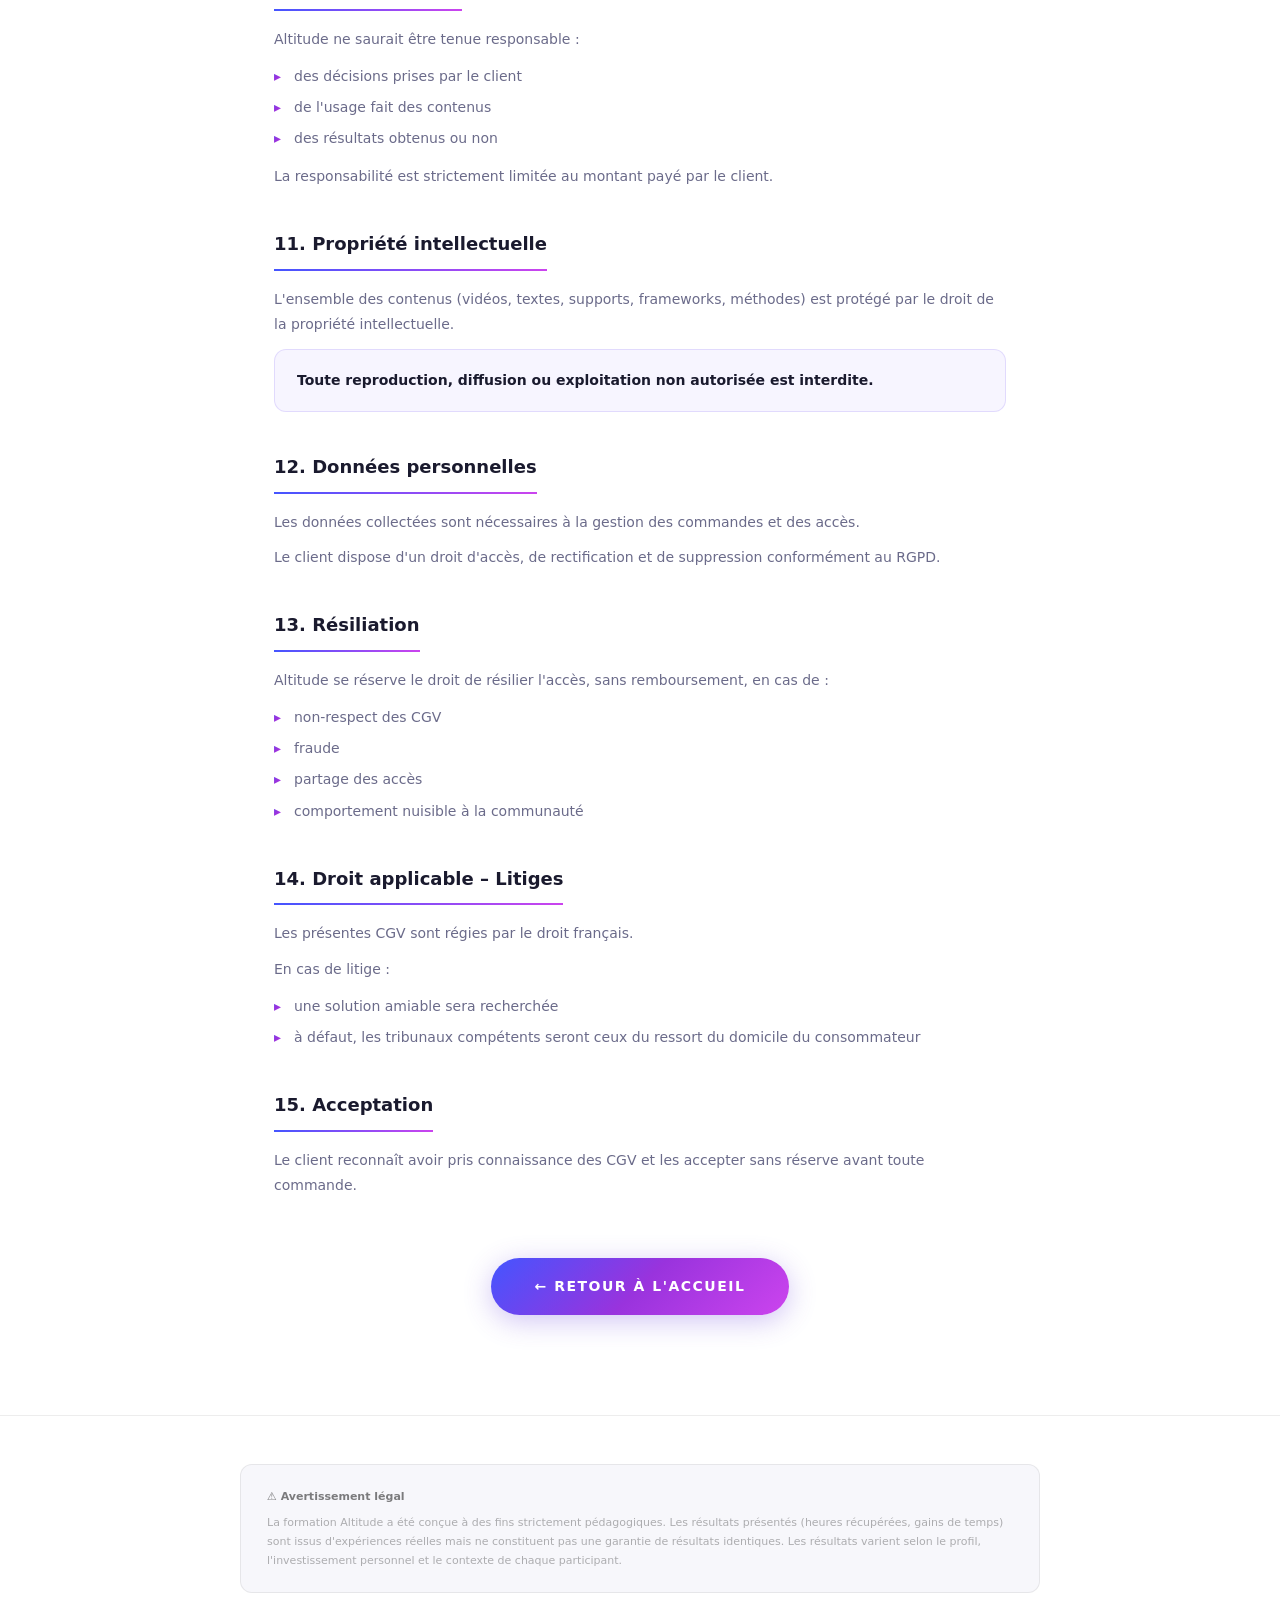
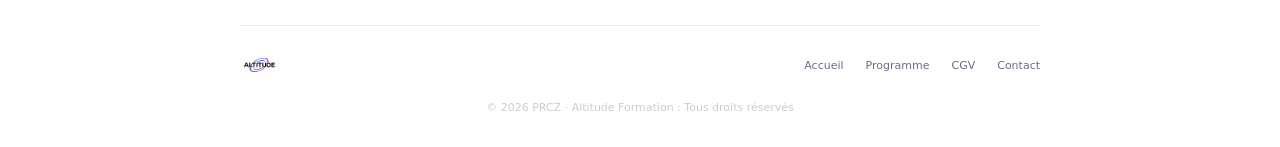
<file: cgv.html>
<!DOCTYPE html>
<html lang="fr">

<head>
  <meta charset="UTF-8" />
  <meta name="viewport" content="width=device-width, initial-scale=1.0" />
  <title>CGV – ALTITUDE</title>
  <meta name="description" content="Conditions Générales de Vente de la formation Altitude par PRCZ." />
  <link rel="icon" type="image/png" href="favicon.png" />
  <link rel="apple-touch-icon" href="favicon.png" />
  <link rel="shortcut icon" href="favicon.png" type="image/x-icon" />
  <link rel="stylesheet" href="style.css" />
  <style>
    /* ─── CGV PAGE ─── */
    .cgv-page {
      max-width: 780px;
      margin: 0 auto;
      padding: 80px 24px 100px;
    }

    .cgv-page h1 {
      font-size: clamp(28px, 4vw, 38px);
      font-weight: 900;
      text-transform: uppercase;
      letter-spacing: 1px;
      margin-bottom: 12px;
      background: var(--grad);
      -webkit-background-clip: text;
      -webkit-text-fill-color: transparent;
      background-clip: text;
    }

    .cgv-page .cgv-updated {
      font-size: 13px;
      color: var(--muted);
      margin-bottom: 48px;
      display: block;
    }

    .cgv-section {
      margin-bottom: 40px;
    }

    .cgv-section h2 {
      font-size: 18px;
      font-weight: 800;
      color: var(--text);
      margin-bottom: 16px;
      padding-bottom: 10px;
      border-bottom: 2px solid transparent;
      border-image: var(--grad2) 1;
      display: inline-block;
    }

    .cgv-section p,
    .cgv-section li {
      font-size: 14px;
      color: var(--muted);
      line-height: 1.8;
    }

    .cgv-section p + p {
      margin-top: 10px;
    }

    .cgv-section ul {
      list-style: none;
      padding: 0;
      margin: 12px 0;
      display: flex;
      flex-direction: column;
      gap: 6px;
    }

    .cgv-section ul li {
      padding-left: 20px;
      position: relative;
    }

    .cgv-section ul li::before {
      content: '▸';
      position: absolute;
      left: 0;
      background: var(--grad);
      -webkit-background-clip: text;
      -webkit-text-fill-color: transparent;
      background-clip: text;
      font-weight: 800;
    }

    .cgv-section strong {
      color: var(--text);
      font-weight: 700;
    }

    .cgv-identity-card {
      background: var(--off);
      border: 1px solid var(--light-border);
      border-radius: var(--radius);
      padding: 24px 28px;
      margin: 16px 0;
    }

    .cgv-identity-card p {
      font-size: 14px;
      color: var(--muted);
      line-height: 1.8;
    }

    .cgv-back {
      display: inline-flex;
      align-items: center;
      gap: 8px;
      font-size: 13px;
      font-weight: 700;
      color: var(--muted);
      text-transform: uppercase;
      letter-spacing: 1px;
      margin-bottom: 40px;
      transition: color .2s, transform .2s;
    }

    .cgv-back:hover {
      color: var(--text);
      transform: translateX(-4px);
    }

    .cgv-highlight {
      background: rgba(100, 60, 240, 0.05);
      border: 1px solid rgba(100, 60, 240, 0.15);
      border-radius: 12px;
      padding: 18px 22px;
      margin: 12px 0;
    }

    .cgv-highlight p {
      color: var(--text) !important;
      font-weight: 600;
    }

    @media (max-width: 768px) {
      .cgv-page {
        padding: 60px 20px 80px;
      }
    }
  </style>
</head>

<body>

  <!-- NAVBAR -->
  <nav>
    <a href="index.html" class="nav-logo">
      <img src="logoaltitude.png" alt="ALTITUDE" class="nav-logo-img" />
    </a>

    <button class="nav-toggle" aria-label="Ouvrir le menu" aria-expanded="false">
      <span></span>
      <span></span>
      <span></span>
    </button>

    <ul class="nav-links">
      <li><a href="index.html">Accueil</a></li>
      <li><a href="programme-altitude.html">Programme</a></li>
      <li><a href="index.html#faq">FAQ</a></li>
      <li><a href="https://calendly.com/noe-prcz/appel-strategique" class="btn btn-nav">Rejoindre le
          programme</a></li>
    </ul>
  </nav>

  <!-- CGV CONTENT -->
  <main class="cgv-page">
    <a href="index.html" class="cgv-back">← Retour à l'accueil</a>

    <h1>Conditions Générales de Vente</h1>
    <span class="cgv-updated">Dernière mise à jour : mai 2026</span>

    <!-- 1. IDENTITÉ -->
    <div class="cgv-section">
      <h2>1. Identité du vendeur</h2>
      <p>Le présent site est édité par :</p>
      <div class="cgv-identity-card">
        <p><strong>NPC Ventures</strong></p>
        <p>SASU, société par actions simplifiée unipersonnelle</p>
        <p>Capital social : 100 €</p>
        <p>SIREN : 106 231 517 (RCS de Paris)</p>
        <p>SIRET (siège) : 106 231 517 00017</p>
        <p>N° TVA : FR93106231517</p>
        <p>Siège social : 47 rue Vivienne, 75002 Paris</p>
        <p>Contact : <a href="mailto:noe@prcz.fr" style="color: #6633cc; text-decoration: underline;">noe@prcz.fr</a></p>
      </div>
    </div>

    <!-- 2. OBJET -->
    <div class="cgv-section">
      <h2>2. Objet</h2>
      <p>Les présentes Conditions Générales de Vente (CGV) régissent la vente de programmes de formation en ligne,
        d'accès à des plateformes pédagogiques, de contenus numériques et de services associés proposés par Altitude à
        des consommateurs (B2C).</p>
      <p>Toute commande implique l'acceptation sans réserve des présentes CGV.</p>
    </div>

    <!-- 3. OFFRES -->
    <div class="cgv-section">
      <h2>3. Offres et contenu des prestations</h2>
      <p>Altitude propose plusieurs offres.</p>
      <p>Chaque offre fait l'objet :</p>
      <ul>
        <li>d'une description détaillée sur le site</li>
        <li>précisant le contenu, les objectifs, les modalités d'accès, la durée et le prix</li>
      </ul>
    </div>

    <!-- 4. CONDITIONS D'ACCÈS -->
    <div class="cgv-section">
      <h2>4. Conditions d'accès</h2>
      <p>L'accès aux formations est :</p>
      <ul>
        <li>personnel</li>
        <li>non transférable</li>
        <li>strictement réservé à l'acheteur</li>
      </ul>
      <p>Les identifiants fournis sont confidentiels.</p>
      <div class="cgv-highlight">
        <p>Toute utilisation abusive (partage de compte, diffusion des contenus) pourra entraîner une suspension
          immédiate, sans remboursement.</p>
      </div>
    </div>

    <!-- 5. DURÉE D'ACCÈS -->
    <div class="cgv-section">
      <h2>5. Durée d'accès</h2>
      <p>Sauf mention contraire sur la page de vente :</p>
      <ul>
        <li>l'accès est accordé pour la durée indiquée lors de l'achat</li>
        <li>ou pour une durée illimitée, tant que la plateforme existe</li>
      </ul>
      <p>Altitude se réserve le droit de faire évoluer les contenus (mise à jour, amélioration, restructuration).</p>
    </div>

    <!-- 6. ÉVOLUTIONS -->
    <div class="cgv-section">
      <h2>6. Évolutions des contenus</h2>
      <ul>
        <li>Les mises à jour mineures sont incluses</li>
        <li>Les nouveaux programmes ou modules majeurs peuvent faire l'objet d'une offre distincte, sauf mention
          contraire</li>
        <li>Aucun droit acquis n'est garanti sur les contenus futurs non explicitement inclus</li>
      </ul>
    </div>

    <!-- 7. PRIX -->
    <div class="cgv-section">
      <h2>7. Prix et paiement</h2>
      <p>Les prix sont indiqués en euros (€), toutes taxes comprises (TTC).</p>
      <p>Le paiement est exigible immédiatement lors de la commande :</p>
      <ul>
        <li>carte bancaire</li>
        <li>ou tout autre moyen proposé sur la plateforme</li>
      </ul>
      <p>La validation du paiement vaut acceptation définitive du contrat.</p>
    </div>

    <!-- 8. RÉTRACTATION -->
    <div class="cgv-section">
      <h2>8. Droit de rétractation</h2>
      <p>Conformément à l'article L221-28 du Code de la consommation :</p>
      <div class="cgv-highlight">
        <p>Le droit de rétractation ne s'applique pas aux contenus numériques fournis immédiatement après paiement et
          dont l'exécution a commencé avec l'accord du consommateur.</p>
      </div>
      <p>En validant sa commande, le client :</p>
      <ul>
        <li>reconnaît accéder immédiatement aux contenus</li>
        <li>renonce expressément à son droit de rétractation</li>
      </ul>
      <p>Aucun remboursement ne pourra être exigé après accès effectif à la plateforme.</p>
    </div>

    <!-- 9. GARANTIE -->
    <div class="cgv-section">
      <h2>9. Absence de garantie de résultats</h2>
      <p>Altitude est tenue à une obligation de moyens, et non de résultats.</p>
      <p>Les formations fournissent :</p>
      <ul>
        <li>des méthodes</li>
        <li>des outils</li>
        <li>des cadres de travail</li>
      </ul>
      <p>La réussite dépend de l'implication personnelle du client.</p>
      <div class="cgv-highlight">
        <p>Aucun résultat financier, professionnel ou commercial n'est garanti.</p>
      </div>
    </div>

    <!-- 11. RESPONSABILITÉ -->
    <div class="cgv-section">
      <h2>10. Responsabilité</h2>
      <p>Altitude ne saurait être tenue responsable :</p>
      <ul>
        <li>des décisions prises par le client</li>
        <li>de l'usage fait des contenus</li>
        <li>des résultats obtenus ou non</li>
      </ul>
      <p>La responsabilité est strictement limitée au montant payé par le client.</p>
    </div>

    <!-- 12. PI -->
    <div class="cgv-section">
      <h2>11. Propriété intellectuelle</h2>
      <p>L'ensemble des contenus (vidéos, textes, supports, frameworks, méthodes) est protégé par le droit de la
        propriété intellectuelle.</p>
      <div class="cgv-highlight">
        <p>Toute reproduction, diffusion ou exploitation non autorisée est interdite.</p>
      </div>
    </div>

    <!-- 13. DONNÉES -->
    <div class="cgv-section">
      <h2>12. Données personnelles</h2>
      <p>Les données collectées sont nécessaires à la gestion des commandes et des accès.</p>
      <p>Le client dispose d'un droit d'accès, de rectification et de suppression conformément au RGPD.</p>
    </div>

    <!-- 14. RÉSILIATION -->
    <div class="cgv-section">
      <h2>13. Résiliation</h2>
      <p>Altitude se réserve le droit de résilier l'accès, sans remboursement, en cas de :</p>
      <ul>
        <li>non-respect des CGV</li>
        <li>fraude</li>
        <li>partage des accès</li>
        <li>comportement nuisible à la communauté</li>
      </ul>
    </div>

    <!-- 15. LITIGES -->
    <div class="cgv-section">
      <h2>14. Droit applicable – Litiges</h2>
      <p>Les présentes CGV sont régies par le droit français.</p>
      <p>En cas de litige :</p>
      <ul>
        <li>une solution amiable sera recherchée</li>
        <li>à défaut, les tribunaux compétents seront ceux du ressort du domicile du consommateur</li>
      </ul>
    </div>

    <!-- 16. ACCEPTATION -->
    <div class="cgv-section">
      <h2>15. Acceptation</h2>
      <p>Le client reconnaît avoir pris connaissance des CGV et les accepter sans réserve avant toute commande.</p>
    </div>

    <!-- CTA -->
    <div class="btn-center" style="margin-top: 60px;">
      <a href="index.html" class="btn">← Retour à l'accueil</a>
    </div>
  </main>

  <!-- FOOTER -->
  <footer>
    <div class="footer-inner">
      <div class="footer-legal">
        <strong>⚠️ Avertissement légal</strong>
        La formation Altitude a été conçue à des fins strictement
        pédagogiques. Les résultats présentés (heures récupérées, gains de temps) sont issus d'expériences réelles mais
        ne constituent pas une garantie de résultats identiques. Les résultats varient selon le profil, l'investissement
        personnel et le contexte de chaque participant.
      </div>
      <div class="footer-bottom">
        <div class="footer-logo"><img src="logoaltitude.png" alt="Altitude" class="inline-logo"></div>
        <ul class="footer-links">
          <li><a href="index.html">Accueil</a></li>
          <li><a href="index.html#programme">Programme</a></li>
          <li><a href="cgv.html">CGV</a></li>
          <li><a href="mailto:noe@prcz.fr">Contact</a></li>
        </ul>
      </div>
      <p class="footer-copy">© 2026 PRCZ · Altitude Formation :
        Tous droits réservés</p>
    </div>
  </footer>

  <script src="script.js"></script>
</body>

</html>
</file>
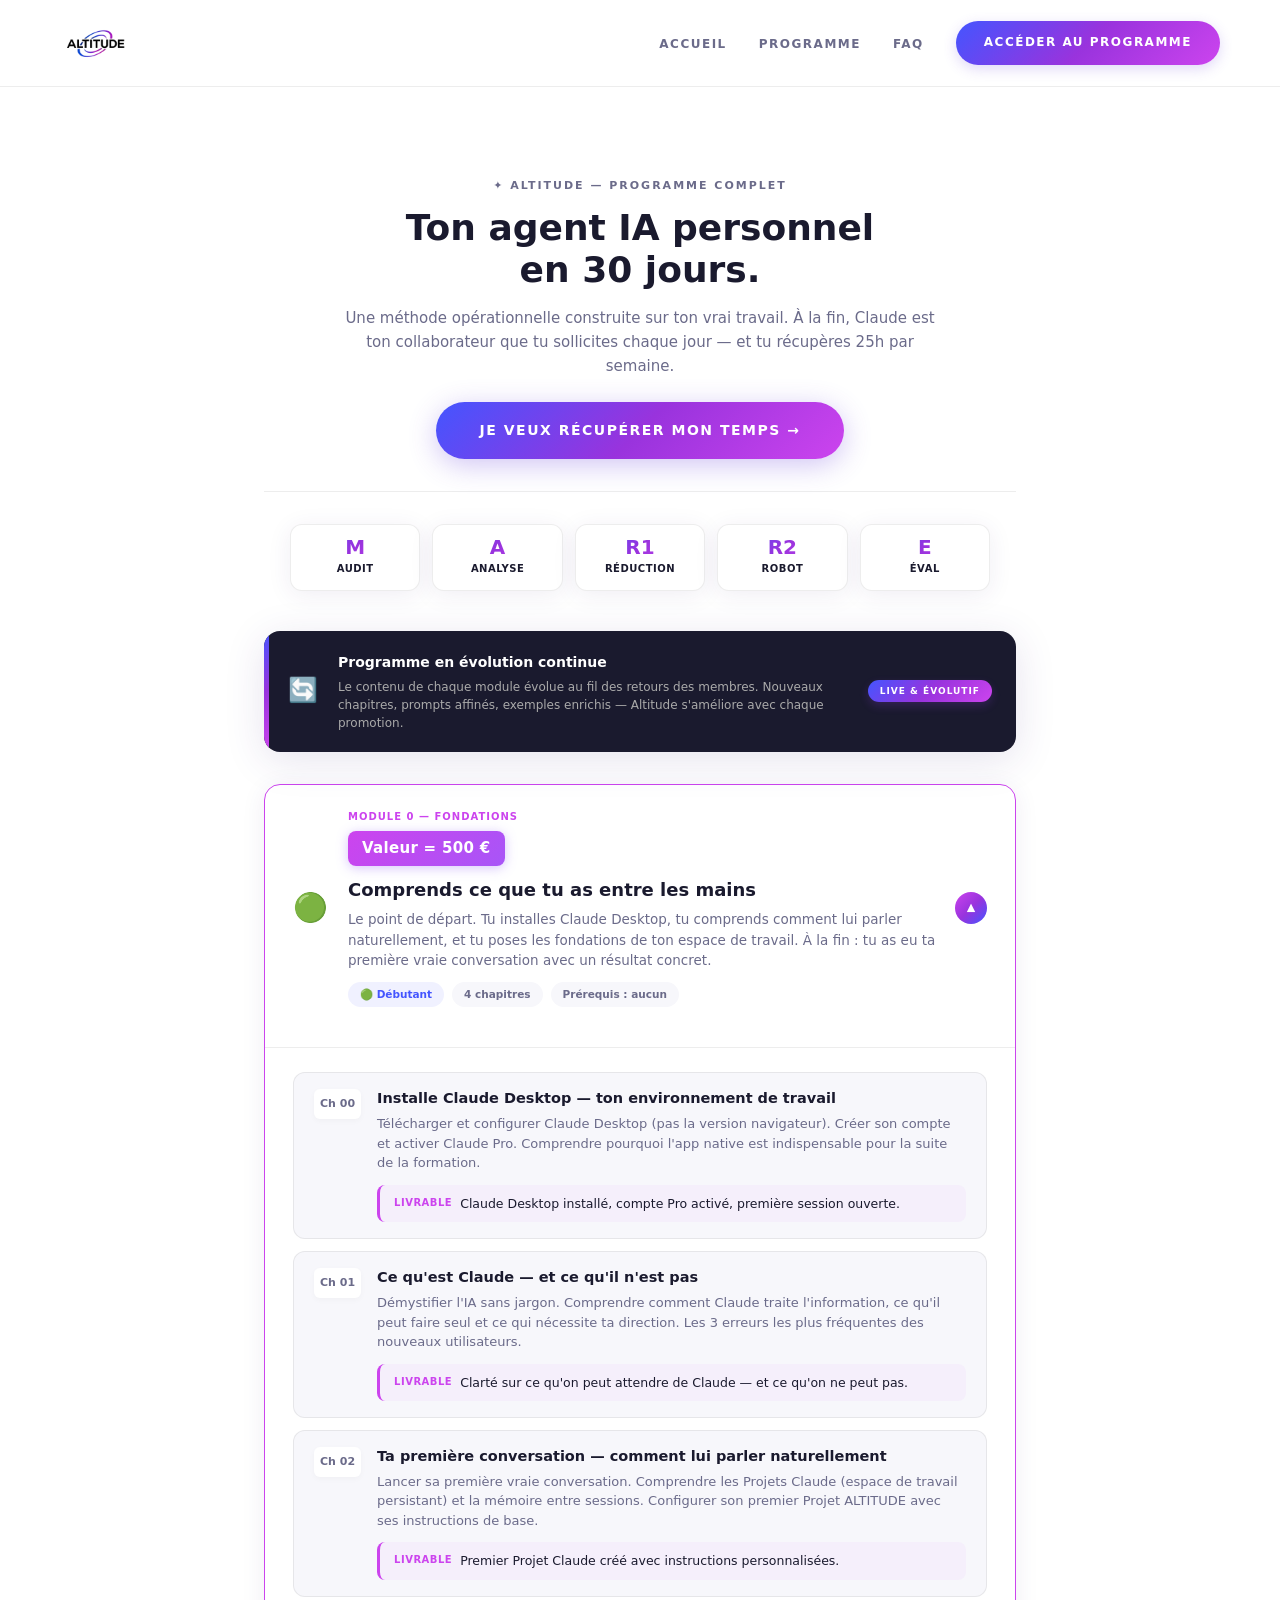
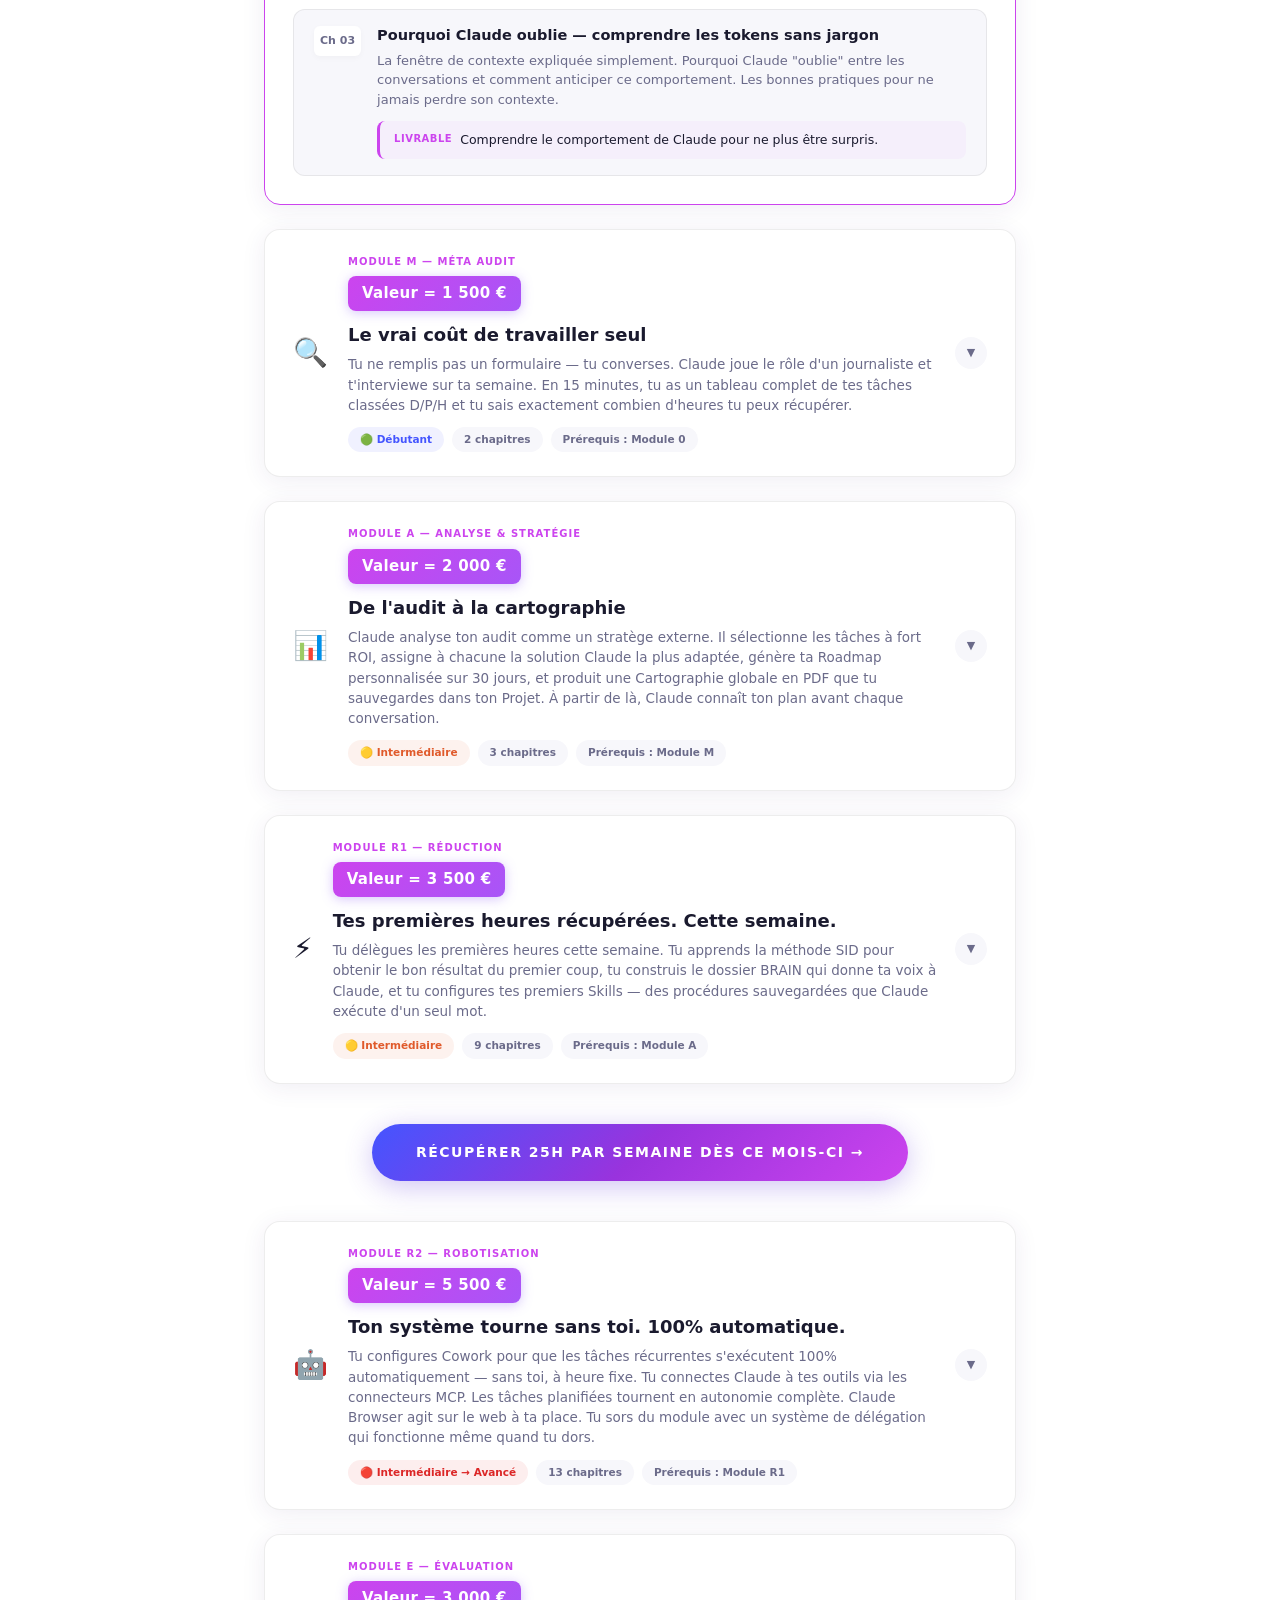
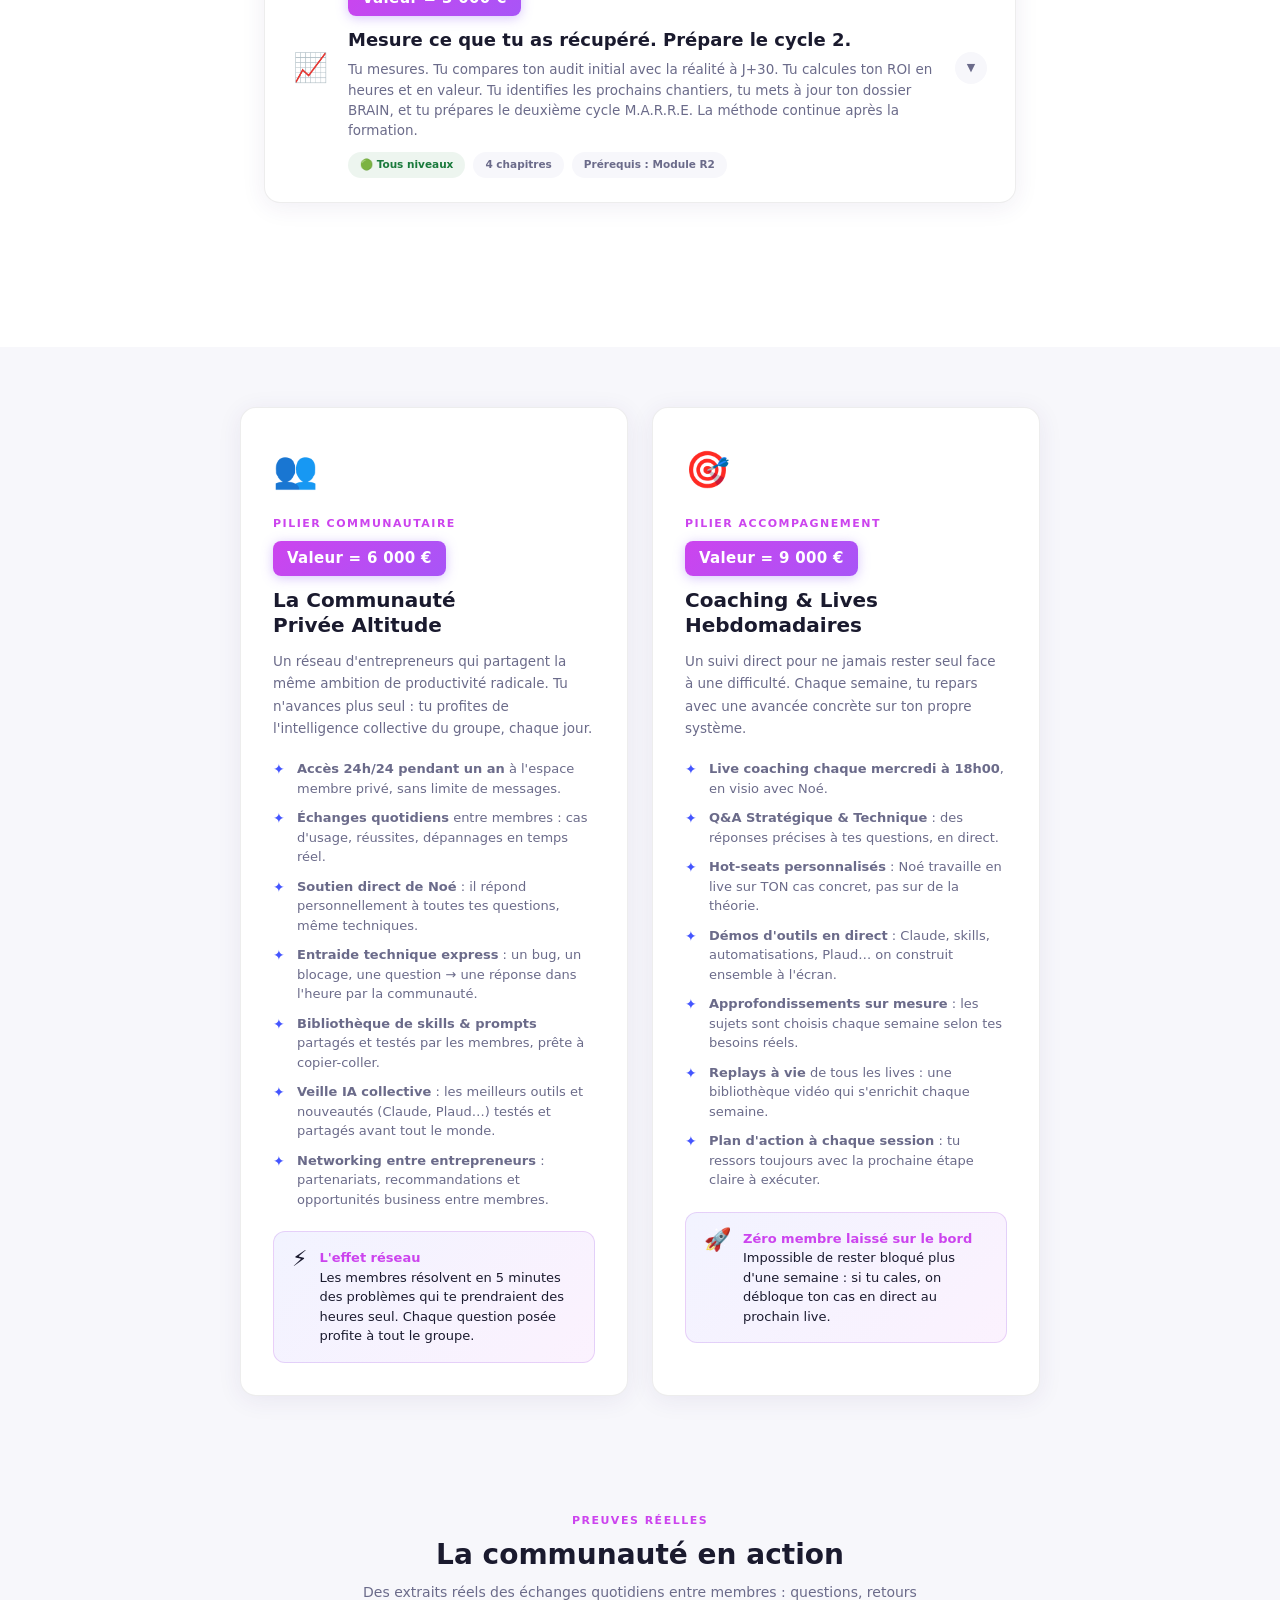
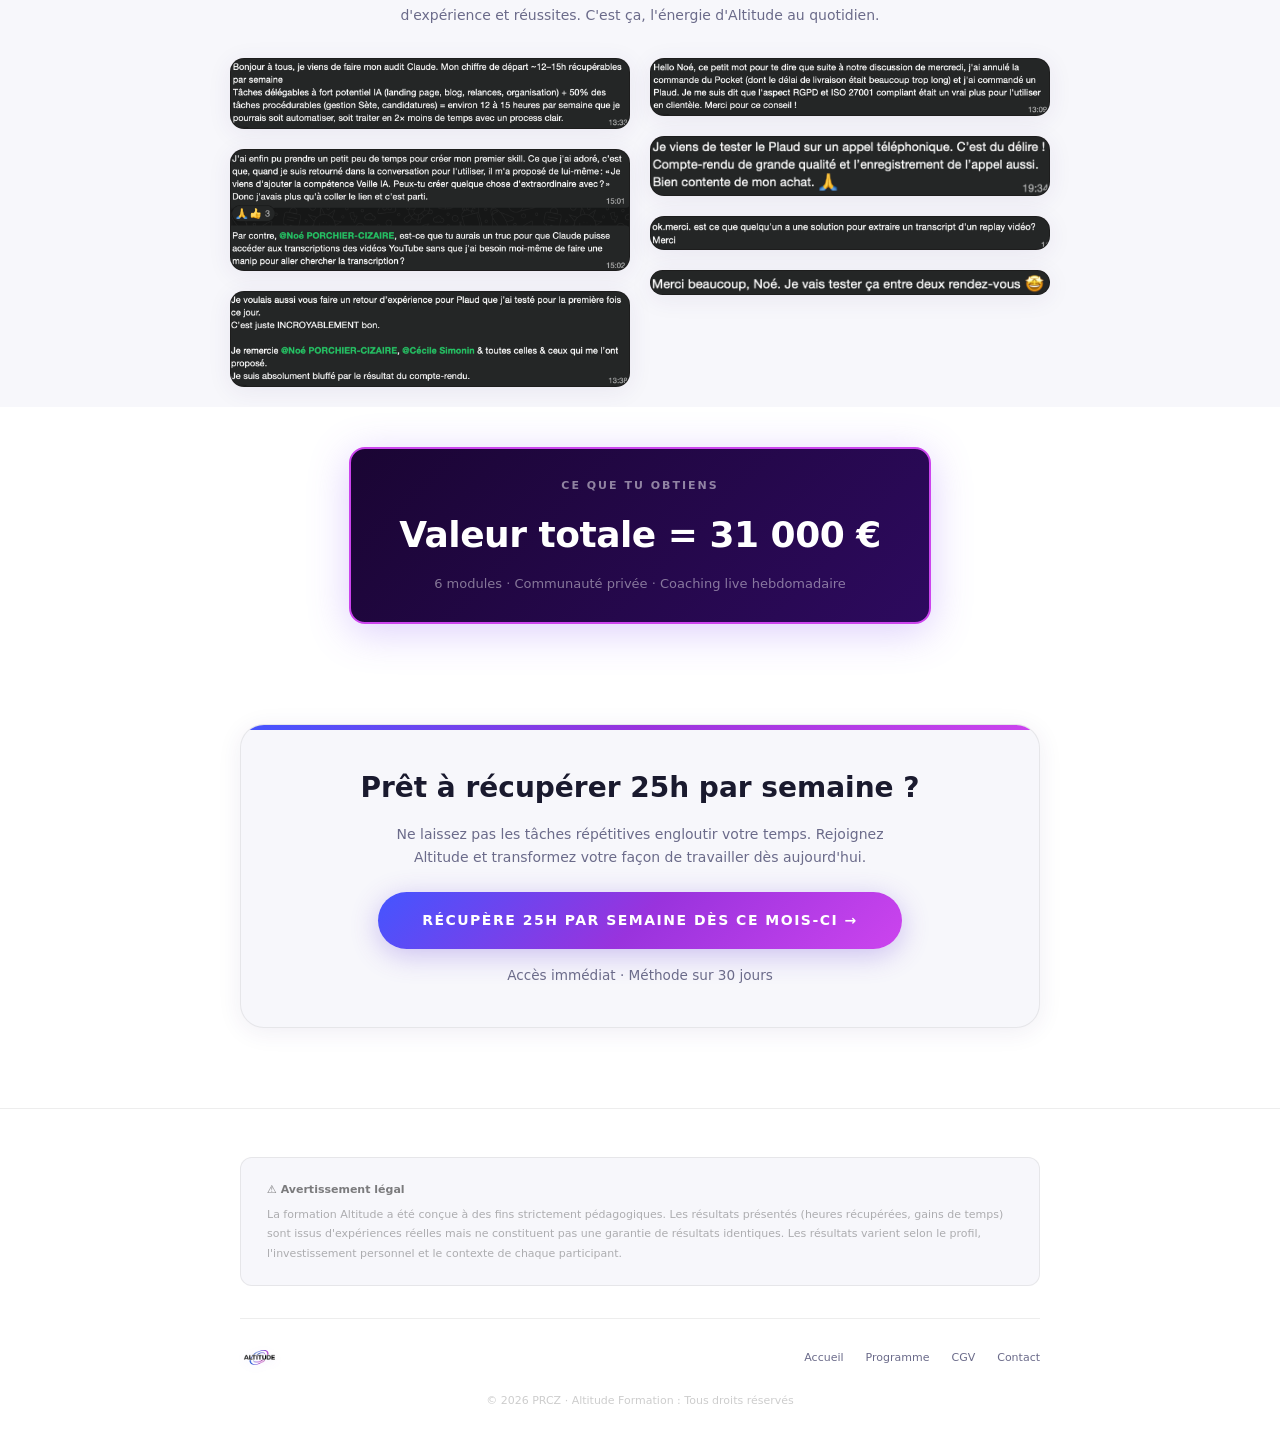
<file: programme-altitude.html>
<!DOCTYPE html>
<html lang="fr">
<head>
  <meta charset="UTF-8">
  <meta name="viewport" content="width=device-width, initial-scale=1.0">
  <title>ALTITUDE — Programme complet</title>
  <link rel="icon" type="image/png" href="favicon.png" />
  <link rel="apple-touch-icon" href="favicon.png" />
  <link rel="shortcut icon" href="favicon.png" type="image/x-icon" />
  <link rel="stylesheet" href="style.css?v=1.2" />
</head>
<body>

  <nav>
    <a href="#" class="nav-logo">
      <img src="logoaltitude.png" alt="ALTITUDE" class="nav-logo-img" />
    </a>

    <button class="nav-toggle" aria-label="Ouvrir le menu" aria-expanded="false">
      <span></span>
      <span></span>
      <span></span>
    </button>

    <ul class="nav-links">
      <li><a href="index.html">Accueil</a></li>
      <li><a href="programme-altitude.html">Programme</a></li>
      <li><a href="#faq">FAQ</a></li>
      <li><a href="rejoindre-altitude.html" class="btn btn-nav">Accéder au programme</a></li>
    </ul>
  </nav>

<div class="prog-container">
  


  <!-- CENTER: COURSES -->
  <div class="prog-main">
    <div class="prog-header" style="margin-top:0;">
      <div class="prog-header-label">✦ Altitude — Programme complet</div>
      <h1 class="prog-title">Ton agent IA personnel<br>en <span class="hl">30 jours.</span></h1>
      <p class="prog-sub">Une méthode opérationnelle construite sur ton vrai travail. À la fin, Claude est ton collaborateur que tu sollicites chaque jour — et tu récupères 25h par semaine.</p>
      <div style="margin-top: 24px; text-align: center;">
        <a href="rejoindre-altitude.html" class="btn" style="display: inline-block;">Je veux récupérer mon temps →</a>
      </div>

    </div>

    <!-- MARRE OVERVIEW (Horizontal) -->
    <div class="marre-grid">
      <div class="marre-card"><div class="marre-letter" style="color: var(--blue);">M</div><div class="marre-word">Audit</div></div>
      <div class="marre-card"><div class="marre-letter" style="color: #e05a2b;">A</div><div class="marre-word">Analyse</div></div>
      <div class="marre-card"><div class="marre-letter" style="color: #1a7a3c;">R1</div><div class="marre-word">Réduction</div></div>
      <div class="marre-card"><div class="marre-letter" style="color: #dc2626;">R2</div><div class="marre-word">Robot</div></div>
      <div class="marre-card"><div class="marre-letter" style="color: var(--purple);">E</div><div class="marre-word">Éval</div></div>
    </div>


  <!-- EVOLUTION BANNER -->
  <div class="evolution-banner">
    <div class="evo-icon">🔄</div>
    <div class="evo-text">
      <div class="evo-title">Programme en évolution continue</div>
      <div class="evo-desc">Le contenu de chaque module évolue au fil des retours des membres. Nouveaux chapitres, prompts affinés, exemples enrichis — Altitude s'améliore avec chaque promotion.</div>
    </div>
    <div class="evo-badge">Live &amp; Évolutif</div>
  </div>

  <!-- MODULE 0 -->
  <div class="module">
    <div class="module-header">
      <div class="module-icon">🟢</div>
      <div class="module-meta">
        <div class="module-tag" >Module 0 — Fondations</div>
        <div class="module-value">Valeur = 500 €</div>
        <div class="module-title">Comprends ce que tu as entre les mains</div>
        <div class="module-pitch">Le point de départ. Tu installes Claude Desktop, tu comprends comment lui parler naturellement, et tu poses les fondations de ton espace de travail. À la fin : tu as eu ta première vraie conversation avec un résultat concret.</div>
        <div class="module-pills">
          <span class="pill level">🟢 Débutant</span>
          <span class="pill time">4 chapitres</span>
          <span class="pill time">Prérequis : aucun</span>
        </div>
      </div>
    </div>
    <div class="chapters">
      <div class="ch-list">
        <div class="ch-item">
          <div class="ch-num">Ch 00</div>
          <div class="ch-body">
            <div class="ch-title">Installe Claude Desktop — ton environnement de travail</div>
            <div class="ch-desc">Télécharger et configurer Claude Desktop (pas la version navigateur). Créer son compte et activer Claude Pro. Comprendre pourquoi l'app native est indispensable pour la suite de la formation.</div>
            <div class="deliverable-row"><span class="deliverable-label">Livrable</span><span class="deliverable-text">Claude Desktop installé, compte Pro activé, première session ouverte.</span></div>
          </div>
        </div>
        <div class="ch-item">
          <div class="ch-num">Ch 01</div>
          <div class="ch-body">
            <div class="ch-title">Ce qu'est Claude — et ce qu'il n'est pas</div>
            <div class="ch-desc">Démystifier l'IA sans jargon. Comprendre comment Claude traite l'information, ce qu'il peut faire seul et ce qui nécessite ta direction. Les 3 erreurs les plus fréquentes des nouveaux utilisateurs.</div>
            <div class="deliverable-row"><span class="deliverable-label">Livrable</span><span class="deliverable-text">Clarté sur ce qu'on peut attendre de Claude — et ce qu'on ne peut pas.</span></div>
          </div>
        </div>
        <div class="ch-item">
          <div class="ch-num">Ch 02</div>
          <div class="ch-body">
            <div class="ch-title">Ta première conversation — comment lui parler naturellement</div>
            <div class="ch-desc">Lancer sa première vraie conversation. Comprendre les Projets Claude (espace de travail persistant) et la mémoire entre sessions. Configurer son premier Projet ALTITUDE avec ses instructions de base.</div>
            <div class="deliverable-row"><span class="deliverable-label">Livrable</span><span class="deliverable-text">Premier Projet Claude créé avec instructions personnalisées.</span></div>
          </div>
        </div>
        <div class="ch-item">
          <div class="ch-num">Ch 03</div>
          <div class="ch-body">
            <div class="ch-title">Pourquoi Claude oublie — comprendre les tokens sans jargon</div>
            <div class="ch-desc">La fenêtre de contexte expliquée simplement. Pourquoi Claude "oublie" entre les conversations et comment anticiper ce comportement. Les bonnes pratiques pour ne jamais perdre son contexte.</div>
            <div class="deliverable-row"><span class="deliverable-label">Livrable</span><span class="deliverable-text">Comprendre le comportement de Claude pour ne plus être surpris.</span></div>
          </div>
        </div>
      </div>
    </div>
  </div>

  <!-- MODULE M -->
  <div class="module">
    <div class="module-header">
      <div class="module-icon">🔍</div>
      <div class="module-meta">
        <div class="module-tag" >Module M — Méta Audit</div>
        <div class="module-value">Valeur = 1 500 €</div>
        <div class="module-title">Le vrai coût de travailler seul</div>
        <div class="module-pitch">Tu ne remplis pas un formulaire — tu converses. Claude joue le rôle d'un journaliste et t'interviewe sur ta semaine. En 15 minutes, tu as un tableau complet de tes tâches classées D/P/H et tu sais exactement combien d'heures tu peux récupérer.</div>
        <div class="module-pills">
          <span class="pill level">🟢 Débutant</span>
          <span class="pill time">2 chapitres</span>
          <span class="pill time">Prérequis : Module 0</span>
        </div>
      </div>
    </div>
    <div class="chapters">
      <div class="ch-list">
        <div class="ch-item">
          <div class="ch-num">Ch 08</div>
          <div class="ch-body">
            <div class="ch-title">Le vrai coût de travailler seul</div>
            <div class="ch-desc">Comprendre les 3 catégories de tâches : D (Délégables à Claude), P (Procédurables — Claude suit une procédure), H (Humain uniquement — réflexion, relation, décision). Le concept de "charge mentale" comme coût invisible. Calcul du chiffre de départ : heures D + 50% des heures P.</div>
            <div class="ch-tags"><span class="ch-tag">Tableau D/P/H</span><span class="ch-tag">Charge mentale</span><span class="ch-tag">Chiffre de départ</span></div>
            <div class="deliverable-row"><span class="deliverable-label">Livrable</span><span class="deliverable-text">Comprendre pourquoi l'audit est la première étape non négociable.</span></div>
          </div>
        </div>
        <div class="ch-item">
          <div class="ch-num">Ch 09</div>
          <div class="ch-body">
            <div class="ch-title">Cartographier sa semaine avec Claude — Le prompt Journalist</div>
            <div class="ch-desc">Claude joue le rôle d'un consultant-journaliste : il pose des questions structurées en 4 phases (ancrage mémoire → macro → micro → coûts cachés), relance les réponses vagues, et produit automatiquement le tableau D/P/H complet avec charge mentale, patterns récurrents et chiffre de départ. Minimum 20 minutes de conversation pour un audit profond.</div>
            <div class="ch-tags"><span class="ch-tag">Prompt Journalist V2</span><span class="ch-tag">4 phases d'audit</span><span class="ch-tag">Tableau auto-généré</span><span class="ch-tag">Patterns identifiés</span></div>
            <div class="deliverable-row"><span class="deliverable-label">Livrable</span><span class="deliverable-text">Tableau D/P/H complet de sa semaine + chiffre de départ calculé.</span></div>
          </div>
        </div>
      </div>
    </div>
  </div>

  <!-- MODULE A -->
  <div class="module">
    <div class="module-header">
      <div class="module-icon">📊</div>
      <div class="module-meta">
        <div class="module-tag" >Module A — Analyse & Stratégie</div>
        <div class="module-value">Valeur = 2 000 €</div>
        <div class="module-title">De l'audit à la cartographie</div>
        <div class="module-pitch">Claude analyse ton audit comme un stratège externe. Il sélectionne les tâches à fort ROI, assigne à chacune la solution Claude la plus adaptée, génère ta Roadmap personnalisée sur 30 jours, et produit une Cartographie globale en PDF que tu sauvegardes dans ton Projet. À partir de là, Claude connaît ton plan avant chaque conversation.</div>
        <div class="module-pills">
          <span class="pill level inter">🟡 Intermédiaire</span>
          <span class="pill time">3 chapitres</span>
          <span class="pill time">Prérequis : Module M</span>
        </div>
      </div>
    </div>
    <div class="chapters">
      <div class="ch-list">
        <div class="ch-item">
          <div class="ch-num">Ch 10</div>
          <div class="ch-body">
            <div class="ch-title">Analyse stratégique — Lis ton audit comme un stratège</div>
            <div class="ch-desc">Claude sélectionne les meilleures tâches D et P selon impact/effort. Pour chaque tâche : formulation de la problématique métier en une phrase concrète + assignation de la solution Claude exacte (prompt SID · template réutilisable · Projet BRAIN + mémoire · skill · connecteur MCP · tâche planifiée · Claude Browser). Tableau final trié : toutes les D d'abord (setup le plus rapide au plus lent), puis toutes les P. Identification des 2-3 tâches H à ne jamais déléguer.</div>
            <div class="ch-tags"><span class="ch-tag">Sélection D/P</span><span class="ch-tag">Solutions Claude</span><span class="ch-tag">Effort setup</span><span class="ch-tag">Tableau final trié</span></div>
            <div class="deliverable-row"><span class="deliverable-label">Livrable</span><span class="deliverable-text">Tableau de sélection : tâche · problématique métier · solution Claude · effort setup.</span></div>
          </div>
        </div>
        <div class="ch-item">
          <div class="ch-num">Ch 11</div>
          <div class="ch-body">
            <div class="ch-title">Génère ta Roadmap 30 jours</div>
            <div class="ch-desc">Claude génère une Roadmap dynamique sur mesure — pas un template à 4 semaines fixes. Séquencement : Phase D d'abord (setup le plus rapide au plus lent), puis Phase P. Cap strict : 3-4h de setup max par semaine, jamais deux chantiers complexes la même semaine. Pour chaque tâche : semaine d'implémentation, setup estimé en heures précises, impact récupéré. Ce qui dépasse 30 jours → "Prochain cycle M.A.R.R.E." Synthèse finale : bilan J+30, tâche prioritaire absolue, premier geste aujourd'hui.</div>
            <div class="ch-tags"><span class="ch-tag">Roadmap dynamique</span><span class="ch-tag">Phase D → Phase P</span><span class="ch-tag">Cap 30 jours</span><span class="ch-tag">Prochain cycle</span></div>
            <div class="deliverable-row"><span class="deliverable-label">Livrable</span><span class="deliverable-text">Roadmap personnalisée séquencée semaine par semaine avec impacts estimés.</span></div>
          </div>
        </div>
        <div class="ch-item">
          <div class="ch-num">Ch 12</div>
          <div class="ch-body">
            <div class="ch-title">Sauvegarde ta Cartographie globale</div>
            <div class="ch-desc">Claude génère en un seul prompt la Cartographie Globale complète : profil de travail · audit D/P/H complet · sélection + solutions Claude · roadmap personnalisée · indicateurs de suivi · premier geste. Le tout en markdown propre ET en PDF mis en page (titre de couverture, sections visuelles, tableaux formatés, indicateurs mis en valeur). Ce PDF se colle dans les instructions du Projet ALTITUDE — Claude le lit avant chaque conversation.</div>
            <div class="ch-tags"><span class="ch-tag">Cartographie PDF</span><span class="ch-tag">Document de référence</span><span class="ch-tag">Projet ALTITUDE</span><span class="ch-tag">Mise à jour J+30</span></div>
            <div class="deliverable-row"><span class="deliverable-label">Livrable</span><span class="deliverable-text">PDF Cartographie Globale à sauvegarder dans les instructions du Projet Claude.</span></div>
          </div>
        </div>
      </div>
    </div>
  </div>

  <!-- MODULE R1 -->
  <div class="module">
    <div class="module-header">
      <div class="module-icon">⚡</div>
      <div class="module-meta">
        <div class="module-tag" >Module R1 — Réduction</div>
        <div class="module-value">Valeur = 3 500 €</div>
        <div class="module-title">Tes premières heures récupérées. Cette semaine.</div>
        <div class="module-pitch">Tu délègues les premières heures cette semaine. Tu apprends la méthode SID pour obtenir le bon résultat du premier coup, tu construis le dossier BRAIN qui donne ta voix à Claude, et tu configures tes premiers Skills — des procédures sauvegardées que Claude exécute d'un seul mot.</div>
        <div class="module-pills">
          <span class="pill level inter">🟡 Intermédiaire</span>
          <span class="pill time">9 chapitres</span>
          <span class="pill time">Prérequis : Module A</span>
        </div>
      </div>
    </div>
    <div class="chapters">
      <div class="ch-group-title">Bloc 1 — La méthode SID + Templates</div>
      <div class="ch-list">
        <div class="ch-item">
          <div class="ch-num">Ch 15</div>
          <div class="ch-body">
            <div class="ch-title">Écrire un prompt SID parfait</div>
            <div class="ch-desc">La méthode SID (Situation · Intention · Détails) — pas une formule magique, une manière de penser sa demande avant de l'écrire. S = qui tu es, ton contexte ; I = l'objectif précis, pas "aide-moi" ; D = contraintes, format, ton, exclusions. Démonstration comparée : même tâche avec et sans SID. SID élimine l'aller-retour interminable — bon résultat du premier coup.</div>
            <div class="ch-tags"><span class="ch-tag">Méthode SID</span><span class="ch-tag">Situation</span><span class="ch-tag">Intention</span><span class="ch-tag">Détails</span></div>
            <div class="deliverable-row"><span class="deliverable-label">Livrable</span><span class="deliverable-text">Template SID universel à conserver dans son Projet Claude.</span></div>
          </div>
        </div>
        <div class="ch-item">
          <div class="ch-num">Ch 16</div>
          <div class="ch-body">
            <div class="ch-title">Créer son premier template de prompt</div>
            <div class="ch-desc">Un bon prompt prend du temps à écrire — il faut le réutiliser. Un template = un prompt SID avec des [variables] à remplacer. Logique de construction, exemples pratiques (email de suivi prospect, compte-rendu, brief). Où stocker ses templates (Projet Claude, fichier BRAIN, note). Challenge : créer 3 templates pour ses 3 tâches les plus récurrentes.</div>
            <div class="ch-tags"><span class="ch-tag">Templates réutilisables</span><span class="ch-tag">[Variables]</span><span class="ch-tag">Bibliothèque de briefs</span></div>
            <div class="deliverable-row"><span class="deliverable-label">Livrable</span><span class="deliverable-text">3 templates SID personnalisés pour ses 3 tâches les plus fréquentes.</span></div>
          </div>
        </div>
      </div>
      <div class="ch-group-title">Bloc 2 — Projets · BRAIN · Mémoire</div>
      <div class="ch-list">
        <div class="ch-item">
          <div class="ch-num">Ch 17</div>
          <div class="ch-body">
            <div class="ch-title">Introduction aux Projets Claude</div>
            <div class="ch-desc">Claude par défaut = conversation sans mémoire. Les Projets règlent ce problème : espace de travail persistant avec mémoire partagée entre toutes les conversations du projet. Différence visuelle en direct : conversation classique vs Projet. Cas d'usage : un Projet par client, par chantier IA, "ALTITUDE — Mon parcours". Ce qu'on peut mettre dans un Projet : instructions persistantes, documents de référence, historique des décisions.</div>
            <div class="ch-tags"><span class="ch-tag">Projets Claude</span><span class="ch-tag">Mémoire persistante</span><span class="ch-tag">Instructions système</span></div>
            <div class="deliverable-row"><span class="deliverable-label">Livrable</span><span class="deliverable-text">Son Projet Claude "ALTITUDE — Mon parcours" configuré avec instructions de base.</span></div>
          </div>
        </div>
        <div class="ch-item">
          <div class="ch-num">Ch 18</div>
          <div class="ch-body">
            <div class="ch-title">Charger son contexte avec le dossier BRAIN</div>
            <div class="ch-desc">Le dossier BRAIN : un dossier sur son ordinateur que Claude lit au début de chaque session Cowork. Il est sur ton ordinateur — pas dans le cloud. Flux Cowork : Claude lit automatiquement le dossier ABOUT ME et est immédiatement opérationnel. Analogie : un collaborateur qui a lu ton dossier RH avant de commencer. Présentation des 3 fichiers clés : profil.md · offres.md · style.md.</div>
            <div class="ch-tags"><span class="ch-tag">Dossier BRAIN</span><span class="ch-tag">ABOUT ME</span><span class="ch-tag">Claude Cowork</span><span class="ch-tag">Contexte auto</span></div>
            <div class="deliverable-row"><span class="deliverable-label">Livrable</span><span class="deliverable-text">Structure du dossier BRAIN/ABOUT ME créée sur son ordinateur.</span></div>
          </div>
        </div>
        <div class="ch-item">
          <div class="ch-num">Ch 19</div>
          <div class="ch-body">
            <div class="ch-title">Créer profil.md · offres.md · style.md</div>
            <div class="ch-desc">Les 3 fichiers qui donnent ta voix à Claude. profil.md : qui tu es professionnellement (métier, clients, outils, niveau IA). offres.md : ce que tu vends (offres, tarifs, arguments, promesses clients). style.md : comment tu communiques (ton, mots favoris, exclusions, extraits de vrais écrits). Astuce : utiliser Claude pour t'aider à rédiger tes propres fichiers — il pose les bonnes questions. Démo finale : charge les 3 fichiers et montre comment Claude répond différemment.</div>
            <div class="ch-tags"><span class="ch-tag">profil.md</span><span class="ch-tag">offres.md</span><span class="ch-tag">style.md</span><span class="ch-tag">Voix personnelle</span></div>
            <div class="deliverable-row"><span class="deliverable-label">Livrable</span><span class="deliverable-text">Les 3 fichiers remplis et sauvegardés dans BRAIN/ABOUT ME/</span></div>
          </div>
        </div>
        <div class="ch-item">
          <div class="ch-num">Ch 20</div>
          <div class="ch-body">
            <div class="ch-title">Comprendre les tokens et la fenêtre de contexte</div>
            <div class="ch-desc">Ce que sont les tokens sans jargon technique. Pourquoi la fenêtre de contexte a une limite et ce que ça implique concrètement. Comment ne pas surcharger son Projet avec des documents trop lourds. Bonnes pratiques : ce qu'on met dans les instructions vs ce qu'on charge à la demande.</div>
            <div class="ch-tags"><span class="ch-tag">Tokens</span><span class="ch-tag">Contexte</span><span class="ch-tag">Limites</span></div>
            <div class="deliverable-row"><span class="deliverable-label">Livrable</span><span class="deliverable-text">Comprendre comment optimiser son espace de contexte.</span></div>
          </div>
        </div>
        <div class="ch-item">
          <div class="ch-num">Ch 21</div>
          <div class="ch-body">
            <div class="ch-title">Utiliser la mémoire Claude</div>
            <div class="ch-desc">La Mémoire Claude = des post-its permanents sur toi, actifs dans toutes tes conversations. Différence Mémoire / Projet / BRAIN : Mémoire = universel et permanent · Projet = spécifique à un chantier · BRAIN = chargé à la demande. Exemples de mémorisations clés : langue de travail, préférences de format, style de réponse, contexte professionnel. Comment demander à Claude de mémoriser en direct.</div>
            <div class="ch-tags"><span class="ch-tag">Mémoire persistante</span><span class="ch-tag">Préférences universelles</span><span class="ch-tag">Post-its permanents</span></div>
            <div class="deliverable-row"><span class="deliverable-label">Livrable</span><span class="deliverable-text">Au moins 3 mémorisations clés configurées dans Claude.</span></div>
          </div>
        </div>
      </div>
      <div class="ch-group-title">Bloc 3 — Skills Claude</div>
      <div class="ch-list">
        <div class="ch-item">
          <div class="ch-num">Ch 22</div>
          <div class="ch-body">
            <div class="ch-title">Introduction aux Skills</div>
            <div class="ch-desc">Les Skills = des procédures pré-configurées qu'on appelle dans Cowork pour exécuter une tâche complexe d'un seul ordre. Analogie : plutôt que de réexpliquer comment faire un compte-rendu à chaque fois, on crée une fiche procédure que Claude suit automatiquement. Différence Skill vs Prompt : un prompt s'écrit à chaque fois, un Skill est configuré une fois et disponible partout. Exemples : post LinkedIn, compte-rendu, brief client, analyse de document.</div>
            <div class="ch-tags"><span class="ch-tag">Skills Cowork</span><span class="ch-tag">Procédures sauvegardées</span><span class="ch-tag">Automatisation</span></div>
            <div class="deliverable-row"><span class="deliverable-label">Livrable</span><span class="deliverable-text">Identifier ses 3 tâches candidates à "skillifier" avant le prochain chapitre.</span></div>
          </div>
        </div>
        <div class="ch-item">
          <div class="ch-num">Ch 23</div>
          <div class="ch-body">
            <div class="ch-title">Configurer son premier Skill</div>
            <div class="ch-desc">En pratique : créer un Skill dans Cowork de A à Z. Définir le déclencheur, l'entrée attendue, la sortie produite et la logique d'exécution complète. Test en direct sur une vraie tâche. Mesurer le temps gagné entre "prompt à écrire à chaque fois" et "Skill appelé d'un mot". Action finale : mesurer les heures récupérées à l'issue du Module R1.</div>
            <div class="ch-tags"><span class="ch-tag">Configuration Skill</span><span class="ch-tag">Déclencheur</span><span class="ch-tag">Test en direct</span><span class="ch-tag">Mesure gains</span></div>
            <div class="deliverable-row"><span class="deliverable-label">Livrable</span><span class="deliverable-text">Premier Skill configuré et testé sur une vraie tâche récurrente.</span></div>
          </div>
        </div>
      </div>
    </div>
  </div>

  <div style="text-align: center; margin: 40px 0;">
    <a href="rejoindre-altitude.html" class="btn">Récupérer 25h par semaine dès ce mois-ci →</a>
  </div>

  <!-- MODULE R2 -->
  <div class="module">
    <div class="module-header">
      <div class="module-icon">🤖</div>
      <div class="module-meta">
        <div class="module-tag" >Module R2 — Robotisation</div>
        <div class="module-value">Valeur = 5 500 €</div>
        <div class="module-title">Ton système tourne sans toi. 100% automatique.</div>
        <div class="module-pitch">Tu configures Cowork pour que les tâches récurrentes s'exécutent 100% automatiquement — sans toi, à heure fixe. Tu connectes Claude à tes outils via les connecteurs MCP. Les tâches planifiées tournent en autonomie complète. Claude Browser agit sur le web à ta place. Tu sors du module avec un système de délégation qui fonctionne même quand tu dors.</div>
        <div class="module-pills">
          <span class="pill level adv">🔴 Intermédiaire → Avancé</span>
          <span class="pill time">13 chapitres</span>
          <span class="pill time">Prérequis : Module R1</span>
        </div>
      </div>
    </div>
    <div class="chapters">
      <div class="ch-group-title">Bloc 1 — Connecteurs MCP</div>
      <div class="ch-list">
        <div class="ch-item">
          <div class="ch-num">Ch 24</div>
          <div class="ch-body">
            <div class="ch-title">Introduction aux connecteurs MCP</div>
            <div class="ch-desc">Ce que sont les connecteurs MCP : des ponts entre Claude et tes outils. Claude peut lire et écrire dans Gmail, Calendar, Notion, ClickUp, Slack… sans changer d'onglet. Installation et configuration dans Cowork. Les connecteurs disponibles et comment les activer. La différence entre "consulter Claude sur tes emails" et "Claude qui gère tes emails directement".</div>
            <div class="ch-tags"><span class="ch-tag">MCP</span><span class="ch-tag">Connecteurs</span><span class="ch-tag">Intégrations</span></div>
            <div class="deliverable-row"><span class="deliverable-label">Livrable</span><span class="deliverable-text">Premier connecteur installé et testé dans Cowork.</span></div>
          </div>
        </div>
        <div class="ch-item">
          <div class="ch-num">Ch 25</div>
          <div class="ch-body">
            <div class="ch-title">Connecter Gmail à Claude</div>
            <div class="ch-desc">Configuration du connecteur Gmail dans Cowork. Claude lit tes emails, les résume, les classe, identifie les actions à faire. Démo en direct : "quels emails nécessitent une réponse aujourd'hui ?" Claude lit et présente un résumé actionnable.</div>
            <div class="ch-tags"><span class="ch-tag">Gmail MCP</span><span class="ch-tag">Lecture emails</span><span class="ch-tag">Tri automatique</span></div>
            <div class="deliverable-row"><span class="deliverable-label">Livrable</span><span class="deliverable-text">Gmail connecté · première lecture et résumé de boîte de réception.</span></div>
          </div>
        </div>
        <div class="ch-item">
          <div class="ch-num">Ch 26</div>
          <div class="ch-body">
            <div class="ch-title">Automatiser sa gestion d'emails</div>
            <div class="ch-desc">Aller plus loin : Claude rédige les réponses à ta place, dans ton style.md. Créer un workflow de traitement d'emails récurrents (relances, confirmations, suivis). Configurer une routine de tri hebdomadaire automatique. Mesurer le temps récupéré sur la gestion de boîte.</div>
            <div class="ch-tags"><span class="ch-tag">Rédaction emails</span><span class="ch-tag">Style personnel</span><span class="ch-tag">Workflow emails</span></div>
            <div class="deliverable-row"><span class="deliverable-label">Livrable</span><span class="deliverable-text">Workflow de gestion emails automatisé selon son style de communication.</span></div>
          </div>
        </div>
        <div class="ch-item">
          <div class="ch-num">Ch 27</div>
          <div class="ch-body">
            <div class="ch-title">Connecter Google Calendar</div>
            <div class="ch-desc">Configuration du connecteur Calendar. Claude lit ton agenda, identifie les conflits, les créneaux disponibles, les réunions à préparer. Vue d'ensemble de la semaine en une question.</div>
            <div class="ch-tags"><span class="ch-tag">Calendar MCP</span><span class="ch-tag">Lecture agenda</span></div>
            <div class="deliverable-row"><span class="deliverable-label">Livrable</span><span class="deliverable-text">Calendar connecté · résumé de la semaine généré automatiquement.</span></div>
          </div>
        </div>
        <div class="ch-item">
          <div class="ch-num">Ch 28</div>
          <div class="ch-body">
            <div class="ch-title">Piloter son agenda avec Claude</div>
            <div class="ch-desc">Claude crée des événements, propose des créneaux, prépare les briefs de réunion à l'avance. Automatiser la préparation des rendez-vous clients : Claude lit l'événement, récupère le contexte, produit un brief de 10 lignes la veille.</div>
            <div class="ch-tags"><span class="ch-tag">Création événements</span><span class="ch-tag">Brief réunion auto</span><span class="ch-tag">Préparation RDV</span></div>
            <div class="deliverable-row"><span class="deliverable-label">Livrable</span><span class="deliverable-text">Workflow de préparation automatique des réunions configuré.</span></div>
          </div>
        </div>
        <div class="ch-item">
          <div class="ch-num">Ch 29</div>
          <div class="ch-body">
            <div class="ch-title">Connecter Notion ou ClickUp</div>
            <div class="ch-desc">Configuration du connecteur Notion ou ClickUp selon l'outil utilisé. Claude lit les projets, les tâches, les statuts. Créer des tâches depuis Claude sans ouvrir l'application. Mise à jour de statuts automatique.</div>
            <div class="ch-tags"><span class="ch-tag">Notion MCP</span><span class="ch-tag">ClickUp MCP</span><span class="ch-tag">Gestion projets</span></div>
            <div class="deliverable-row"><span class="deliverable-label">Livrable</span><span class="deliverable-text">Notion ou ClickUp connecté · première interaction depuis Claude.</span></div>
          </div>
        </div>
        <div class="ch-item">
          <div class="ch-num">Ch 30</div>
          <div class="ch-body">
            <div class="ch-title">Gérer ses projets depuis Claude</div>
            <div class="ch-desc">Piloter son backlog sans changer d'onglet. Claude lit les tâches en retard, résume l'avancement des projets, crée des comptes-rendus de session. Créer une revue de projet hebdomadaire automatique : Claude lit le Notion/ClickUp et produit un résumé des blocages et priorités.</div>
            <div class="ch-tags"><span class="ch-tag">Revue projet auto</span><span class="ch-tag">Backlog</span><span class="ch-tag">Compte-rendu</span></div>
            <div class="deliverable-row"><span class="deliverable-label">Livrable</span><span class="deliverable-text">Revue de projet hebdomadaire automatisée depuis Claude.</span></div>
          </div>
        </div>
      </div>
      <div class="ch-group-title">Bloc 2 — Tâches planifiées (100% automatique)</div>
      <div class="ch-list">
        <div class="ch-item">
          <div class="ch-num">Ch 31</div>
          <div class="ch-body">
            <div class="ch-title">Introduction aux tâches planifiées</div>
            <div class="ch-desc">Les tâches planifiées dans Cowork : des actions que Claude exécute à heure fixe, sans que tu sois présent. Différence entre "demander à Claude de faire quelque chose" et "Claude qui fait automatiquement à 8h chaque lundi". Cas d'usage : briefing du matin, résumé de boîte email, revue d'agenda de la semaine, rapport hebdomadaire.</div>
            <div class="ch-tags"><span class="ch-tag">Tâches planifiées</span><span class="ch-tag">100% auto</span><span class="ch-tag">Heure fixe</span></div>
            <div class="deliverable-row"><span class="deliverable-label">Livrable</span><span class="deliverable-text">Comprendre quelles tâches se prêtent à la planification automatique.</span></div>
          </div>
        </div>
        <div class="ch-item">
          <div class="ch-num">Ch 32</div>
          <div class="ch-body">
            <div class="ch-title">Créer sa première tâche planifiée</div>
            <div class="ch-desc">Configurer une tâche planifiée dans Cowork de A à Z : choisir le déclencheur (heure, fréquence), écrire le prompt de la tâche, tester l'exécution. Exemple fil rouge : briefing du lundi matin — Claude lit l'agenda de la semaine, les emails non traités, les priorités du Notion, et envoie un résumé automatique chaque lundi à 8h.</div>
            <div class="ch-tags"><span class="ch-tag">Configuration Scheduled</span><span class="ch-tag">Briefing lundi</span><span class="ch-tag">Déclencheur cron</span></div>
            <div class="deliverable-row"><span class="deliverable-label">Livrable</span><span class="deliverable-text">Première tâche planifiée opérationnelle — briefing ou résumé hebdomadaire automatique.</span></div>
          </div>
        </div>
      </div>
      <div class="ch-group-title">Bloc 3 — Claude Browser</div>
      <div class="ch-list">
        <div class="ch-item">
          <div class="ch-num">Ch 33</div>
          <div class="ch-body">
            <div class="ch-title">Introduction à Claude Browser (Claude in Chrome)</div>
            <div class="ch-desc">Claude Browser = Claude qui agit sur le web à ta place. Il navigue, lit des pages, extrait des informations, remplit des formulaires. Installation de l'extension Claude in Chrome. Cas d'usage : veille sectorielle, extraction de données, recherche de prospects, lecture de pages concurrentes.</div>
            <div class="ch-tags"><span class="ch-tag">Claude Browser</span><span class="ch-tag">Claude in Chrome</span><span class="ch-tag">Actions web</span></div>
            <div class="deliverable-row"><span class="deliverable-label">Livrable</span><span class="deliverable-text">Extension Claude in Chrome installée et première action web exécutée.</span></div>
          </div>
        </div>
        <div class="ch-item">
          <div class="ch-num">Ch 34</div>
          <div class="ch-body">
            <div class="ch-title">Automatiser sa veille avec Claude Browser</div>
            <div class="ch-desc">Construire un système de veille automatique : Claude Browser visite des sources définies, extrait les informations pertinentes, les résume selon tes critères. Exemple : veille LinkedIn sur son secteur, lecture des newsletters, extraction de données de pages web récurrentes. Combiner Claude Browser + tâche planifiée pour une veille 100% automatique.</div>
            <div class="ch-tags"><span class="ch-tag">Veille automatique</span><span class="ch-tag">Extraction données</span><span class="ch-tag">Résumé auto</span></div>
            <div class="deliverable-row"><span class="deliverable-label">Livrable</span><span class="deliverable-text">Système de veille automatique configuré sur ses sources prioritaires.</span></div>
          </div>
        </div>
      </div>
      <div class="ch-group-title">Bloc 4 — Système complet + Revue</div>
      <div class="ch-list">
        <div class="ch-item">
          <div class="ch-num">Ch 35</div>
          <div class="ch-body">
            <div class="ch-title">Construire son système de délégation complet</div>
            <div class="ch-desc">Assembler tous les éléments en un système cohérent : connecteurs MCP + tâches planifiées + Claude Browser + Skills R1. Mapper chaque tâche de sa roadmap sur le bon outil. Créer les rituels quotidiens et hebdomadaires. Le système tourne sans toi — tu supervises, tu n'exécutes plus.</div>
            <div class="ch-tags"><span class="ch-tag">Système complet</span><span class="ch-tag">Rituels auto</span><span class="ch-tag">Supervision</span></div>
            <div class="deliverable-row"><span class="deliverable-label">Livrable</span><span class="deliverable-text">Système de délégation complet assemblé et documenté dans la Cartographie.</span></div>
          </div>
        </div>
        <div class="ch-item">
          <div class="ch-num">Ch 36</div>
          <div class="ch-body">
            <div class="ch-title">Revue mi-parcours et ajustements</div>
            <div class="ch-desc">Point de contrôle à mi-chemin des 30 jours. Comparer ce qui a été mis en place avec la roadmap initiale. Identifier ce qui fonctionne, ce qui coince, ce qui doit être ajusté. Mise à jour de la Cartographie Globale avec les ajustements.</div>
            <div class="ch-tags"><span class="ch-tag">Revue mi-parcours</span><span class="ch-tag">Ajustements</span><span class="ch-tag">Mise à jour Cartographie</span></div>
            <div class="deliverable-row"><span class="deliverable-label">Livrable</span><span class="deliverable-text">Cartographie mise à jour avec les réalités du terrain à J+15.</span></div>
          </div>
        </div>
      </div>
    </div>
  </div>


  <!-- MODULE E -->
  <div class="module">
    <div class="module-header">
      <div class="module-icon">📈</div>
      <div class="module-meta">
        <div class="module-tag" >Module E — Évaluation</div>
        <div class="module-value">Valeur = 3 000 €</div>
        <div class="module-title">Mesure ce que tu as récupéré. Prépare le cycle 2.</div>
        <div class="module-pitch">Tu mesures. Tu compares ton audit initial avec la réalité à J+30. Tu calcules ton ROI en heures et en valeur. Tu identifies les prochains chantiers, tu mets à jour ton dossier BRAIN, et tu prépares le deuxième cycle M.A.R.R.E. La méthode continue après la formation.</div>
        <div class="module-pills">
          <span class="pill level all">🟢 Tous niveaux</span>
          <span class="pill time">4 chapitres</span>
          <span class="pill time">Prérequis : Module R2</span>
        </div>
      </div>
    </div>
    <div class="chapters">
      <div class="ch-list">
        <div class="ch-item">
          <div class="ch-num">Ch 37</div>
          <div class="ch-body">
            <div class="ch-title">Mesurer ses gains réels</div>
            <div class="ch-desc">Refaire l'audit D/P/H avec Claude 30 jours après. Méthode de mesure objective : comparer les heures passées sur chaque tâche avant/après. Calculer les heures récupérées réellement — pas les estimées, les mesurées. Identifier les écarts entre la roadmap et la réalité.</div>
            <div class="ch-tags"><span class="ch-tag">Audit J+30</span><span class="ch-tag">Mesure objective</span><span class="ch-tag">Avant/Après</span></div>
            <div class="deliverable-row"><span class="deliverable-label">Livrable</span><span class="deliverable-text">Nouveau tableau D/P/H J+30 comparé à l'audit initial.</span></div>
          </div>
        </div>
        <div class="ch-item">
          <div class="ch-num">Ch 38</div>
          <div class="ch-body">
            <div class="ch-title">Comparer avec son chiffre de départ</div>
            <div class="ch-desc">Calculer son ROI réel : heures récupérées × valeur horaire. Comparer le chiffre de départ (calculé au Module M) avec le chiffre J+30. Valoriser les gains en €/an (gains hebdo × 50 semaines × TJM). Identifier pourquoi certaines tâches ont sur- ou sous-performé les estimations.</div>
            <div class="ch-tags"><span class="ch-tag">ROI calculé</span><span class="ch-tag">Valorisation €</span><span class="ch-tag">Chiffre J+30</span></div>
            <div class="deliverable-row"><span class="deliverable-label">Livrable</span><span class="deliverable-text">Calcul ROI complet : heures récupérées · valeur horaire · gain annuel estimé.</span></div>
          </div>
        </div>
        <div class="ch-item">
          <div class="ch-num">Ch 39</div>
          <div class="ch-body">
            <div class="ch-title">Identifier les prochains chantiers</div>
            <div class="ch-desc">Relire le "Prochain cycle M.A.R.R.E." constitué au Module A. Identifier les tâches qui n'ont pas encore été traitées. Repérer de nouvelles tâches D/P qui ont émergé sur les 30 jours. Mettre à jour la Cartographie Globale avec ce nouveau cycle.</div>
            <div class="ch-tags"><span class="ch-tag">Prochain cycle</span><span class="ch-tag">Nouveaux chantiers</span><span class="ch-tag">Mise à jour Cartographie</span></div>
            <div class="deliverable-row"><span class="deliverable-label">Livrable</span><span class="deliverable-text">Liste des chantiers du cycle 2 priorisés et intégrés à la Cartographie.</span></div>
          </div>
        </div>
        <div class="ch-item">
          <div class="ch-num">Ch 40</div>
          <div class="ch-body">
            <div class="ch-title">Ton système dans 90 jours</div>
            <div class="ch-desc">Ancrer les nouvelles habitudes : les rituels quotidiens et hebdomadaires avec Claude. Comment maintenir le système sans y penser. Préparer le cycle 2 : relancer M.A.R.R.E. sur les tâches restantes. La méthode devient un réflexe — pas une procédure à suivre. Vision 90 jours : ce que le système produit quand il tourne depuis 3 mois.</div>
            <div class="ch-tags"><span class="ch-tag">Habitudes ancrées</span><span class="ch-tag">Rituels auto</span><span class="ch-tag">Cycle 2</span><span class="ch-tag">Vision 90 jours</span></div>
            <div class="deliverable-row"><span class="deliverable-label">Livrable</span><span class="deliverable-text">Rituels hebdomadaires configurés · Cycle 2 planifié · Cartographie finale sauvegardée.</span></div>
          </div>
        </div>
      </div>
    </div>
  </div>
  </div> <!-- End prog-main -->
</div> <!-- End prog-container -->



  <!-- FOOTER -->

  <!-- ══════════════════════════════════
     ÉCOSYSTÈME (Piliers)
══════════════════════════════════ -->
  <section class="section-off eco-section">
    <div class="eco-grid">
      <!-- COMMUNAUTÉ -->
      <div class="eco-card">
        <span class="eco-icon">👥</span>
        <div class="eco-label">Pilier Communautaire</div>
        <div class="module-value" style="margin-bottom: 12px;">Valeur = 6 000 €</div>
        <h3>La Communauté<br>Privée Altitude</h3>
        <p style="color: var(--muted); font-size: 13.5px; margin-bottom: 20px;">Un réseau d'entrepreneurs qui partagent la même ambition de productivité radicale. Tu n'avances plus seul : tu profites de l'intelligence collective du groupe, chaque jour.</p>
        <ul class="eco-list">
          <li><strong>Accès 24h/24 pendant un an</strong> à l'espace membre privé, sans limite de messages.</li>
          <li><strong>Échanges quotidiens</strong> entre membres : cas d'usage, réussites, dépannages en temps réel.</li>
          <li><strong>Soutien direct de Noé</strong> : il répond personnellement à toutes tes questions, même techniques.</li>
          <li><strong>Entraide technique express</strong> : un bug, un blocage, une question → une réponse dans l'heure par la communauté.</li>
          <li><strong>Bibliothèque de skills &amp; prompts</strong> partagés et testés par les membres, prête à copier-coller.</li>
          <li><strong>Veille IA collective</strong> : les meilleurs outils et nouveautés (Claude, Plaud…) testés et partagés avant tout le monde.</li>
          <li><strong>Networking entre entrepreneurs</strong> : partenariats, recommandations et opportunités business entre membres.</li>
        </ul>
        <div class="eco-highlight">
          <span class="eco-highlight-icon">⚡</span>
          <div><strong>L'effet réseau</strong><br>Les membres résolvent en 5 minutes des problèmes qui te prendraient des heures seul. Chaque question posée profite à tout le groupe.</div>
        </div>
      </div>
      <!-- COACHING -->
      <div class="eco-card coaching">
        <span class="eco-icon">🎯</span>
        <div class="eco-label">Pilier Accompagnement</div>
        <div class="module-value" style="margin-bottom: 12px;">Valeur = 9 000 €</div>
        <h3>Coaching &amp; Lives<br>Hebdomadaires</h3>
        <p style="color: var(--muted); font-size: 13.5px; margin-bottom: 20px;">Un suivi direct pour ne jamais rester seul face à une difficulté. Chaque semaine, tu repars avec une avancée concrète sur ton propre système.</p>
        <ul class="eco-list">
          <li><strong>Live coaching chaque mercredi à 18h00</strong>, en visio avec Noé.</li>
          <li><strong>Q&amp;A Stratégique &amp; Technique</strong> : des réponses précises à tes questions, en direct.</li>
          <li><strong>Hot-seats personnalisés</strong> : Noé travaille en live sur TON cas concret, pas sur de la théorie.</li>
          <li><strong>Démos d'outils en direct</strong> : Claude, skills, automatisations, Plaud… on construit ensemble à l'écran.</li>
          <li><strong>Approfondissements sur mesure</strong> : les sujets sont choisis chaque semaine selon tes besoins réels.</li>
          <li><strong>Replays à vie</strong> de tous les lives : une bibliothèque vidéo qui s'enrichit chaque semaine.</li>
          <li><strong>Plan d'action à chaque session</strong> : tu ressors toujours avec la prochaine étape claire à exécuter.</li>
        </ul>
        <div class="eco-highlight">
          <span class="eco-highlight-icon">🚀</span>
          <div><strong>Zéro membre laissé sur le bord</strong><br>Impossible de rester bloqué plus d'une semaine : si tu cales, on débloque ton cas en direct au prochain live.</div>
        </div>
      </div>
    </div>
  </section>

  <!-- ══════════════════════════════════
     PREUVES — La communauté en action
══════════════════════════════════ -->
  <section class="proof-section">
    <div class="proof-header">
      <div class="eco-label" style="color: var(--purple);">Preuves réelles</div>
      <h2>La communauté en action</h2>
      <p>Des extraits réels des échanges quotidiens entre membres : questions, retours d'expérience et réussites. C'est ça, l'énergie d'Altitude au quotidien.</p>
    </div>
    <div class="proof-grid">
      <figure class="proof-item"><img src="preuve5.png" alt="Membre : audit Claude, 12 à 15h récupérables par semaine" loading="lazy"></figure>
      <figure class="proof-item"><img src="preuve1.png" alt="Membre : création d'un premier skill et veille IA" loading="lazy"></figure>
      <figure class="proof-item"><img src="preuve4.png" alt="Membre : retour d'expérience Plaud, compte-rendu bluffant" loading="lazy"></figure>
      <figure class="proof-item"><img src="preuve7.png" alt="Membre : conseil Plaud, RGPD et ISO 27001 compliant" loading="lazy"></figure>
      <figure class="proof-item"><img src="preuve6.png" alt="Membre : test du Plaud sur appel téléphonique" loading="lazy"></figure>
      <figure class="proof-item"><img src="preuve2.png" alt="Membre : extraction de transcript d'un replay vidéo" loading="lazy"></figure>
      <figure class="proof-item"><img src="preuve3.png" alt="Membre : remerciement, test entre deux rendez-vous" loading="lazy"></figure>
    </div>
  </section>


  <section class="total-value-section">
    <div class="total-value-box">
      <div class="total-value-label">Ce que tu obtiens</div>
      <div class="total-value-amount">Valeur totale = 31 000 €</div>
      <div class="total-value-sub">6 modules · Communauté privée · Coaching live hebdomadaire</div>
    </div>
  </section>

  <section class="big-cta-section">
    <div class="big-cta-box">
      <h2>Prêt à récupérer 25h par semaine ?</h2>
      <p>Ne laissez pas les tâches répétitives engloutir votre temps. Rejoignez Altitude et transformez votre façon de travailler dès aujourd'hui.</p>
      <a href="rejoindre-altitude.html" class="btn">Récupère 25h par semaine dès ce mois-ci →</a>
      <p style="font-size: 0.85rem; color: var(--muted); margin-top: 16px; margin-bottom: 0; max-width: none;">Accès immédiat · Méthode sur 30 jours</p>
    </div>
  </section>

<footer>
    <div class="footer-inner">
      <div class="footer-legal">
        <strong>⚠️ Avertissement légal</strong>
        La formation Altitude a été conçue à des fins strictement
        pédagogiques. Les résultats présentés (heures récupérées, gains de temps) sont issus d'expériences réelles mais
        ne constituent pas une garantie de résultats identiques. Les résultats varient selon le profil, l'investissement
        personnel et le contexte de chaque participant.
      </div>
      <div class="footer-bottom">
        <div class="footer-logo"><img src="logoaltitude.png" alt="Altitude" class="inline-logo"></div>
        <ul class="footer-links">
          <li><a href="index.html">Accueil</a></li>
          <li><a href="programme-altitude.html">Programme</a></li>
          <li><a href="cgv.html">CGV</a></li>
          <li><a href="mailto:noe@prcz.fr">Contact</a></li>
        </ul>
      </div>
      <p class="footer-copy">© 2026 PRCZ · Altitude Formation :
        Tous droits réservés</p>
    </div>
  </footer>

  <script src="script.js"></script>
  <script>
    /* ─── ACCORDION LOGIC ─── */
    document.querySelectorAll('.module-header').forEach(header => {
      header.addEventListener('click', () => {
        const module = header.parentElement;
        const isOpen = module.classList.contains('open');
        
        // Close all other modules
        document.querySelectorAll('.module').forEach(m => m.classList.remove('open'));
        
        // Toggle current module
        if (!isOpen) {
          module.classList.add('open');
          setTimeout(() => {
            module.scrollIntoView({ behavior: 'smooth', block: 'start' });
          }, 150);
        }
      });
    });

    // Open first module by default
    document.querySelector('.module')?.classList.add('open');
  </script>
</body>
</html>
</file>
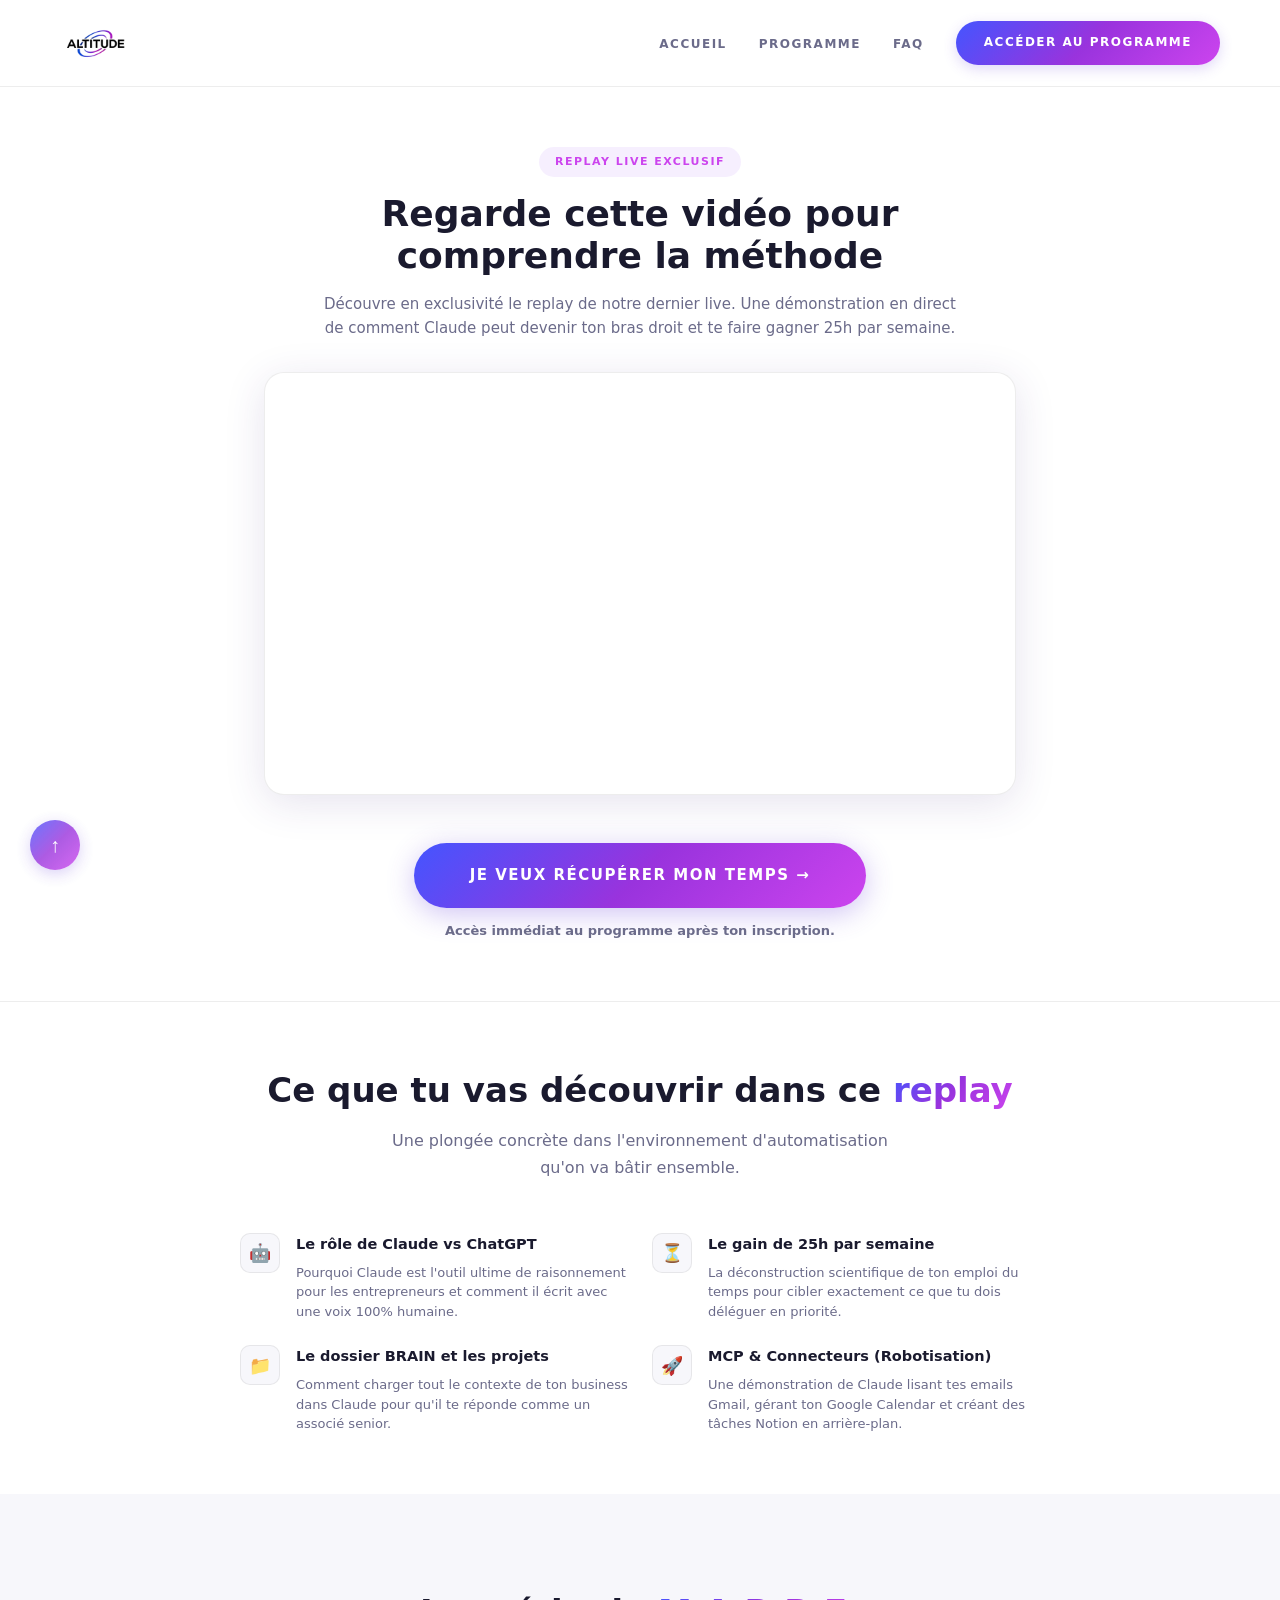
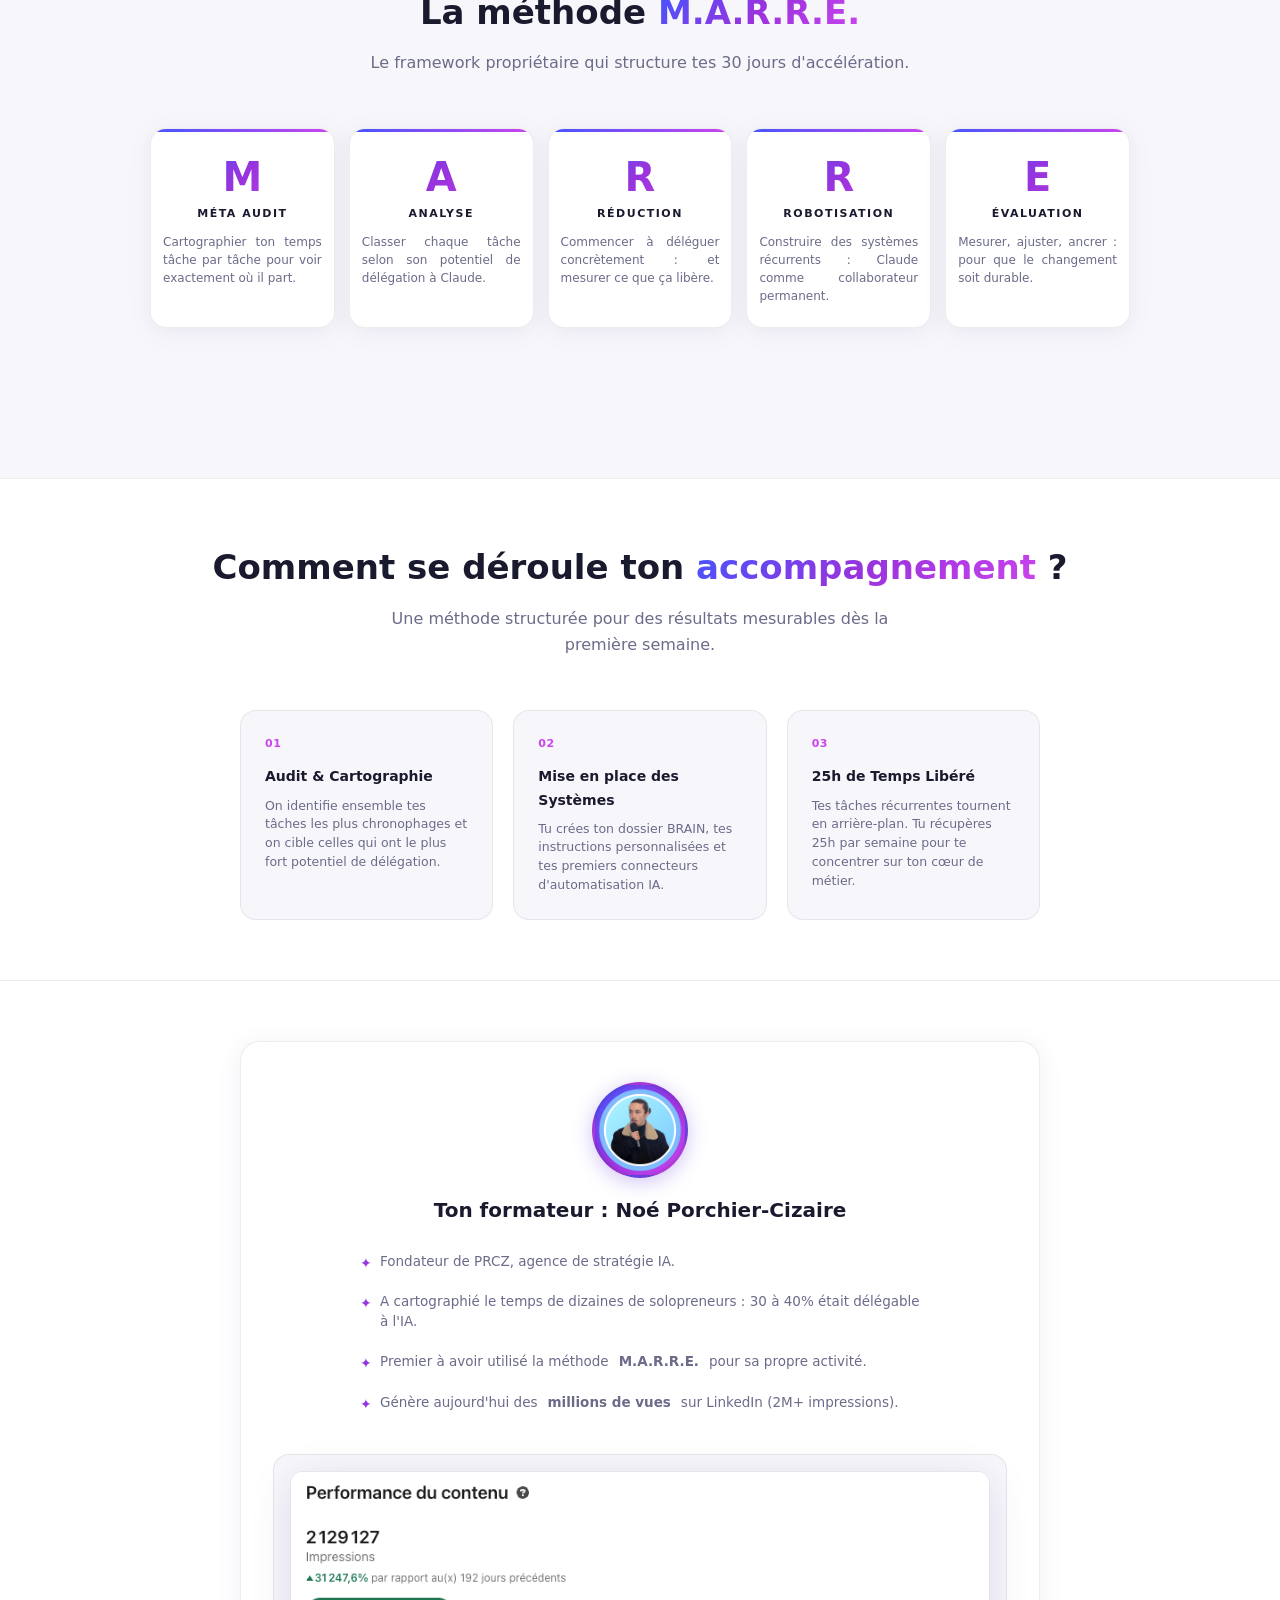
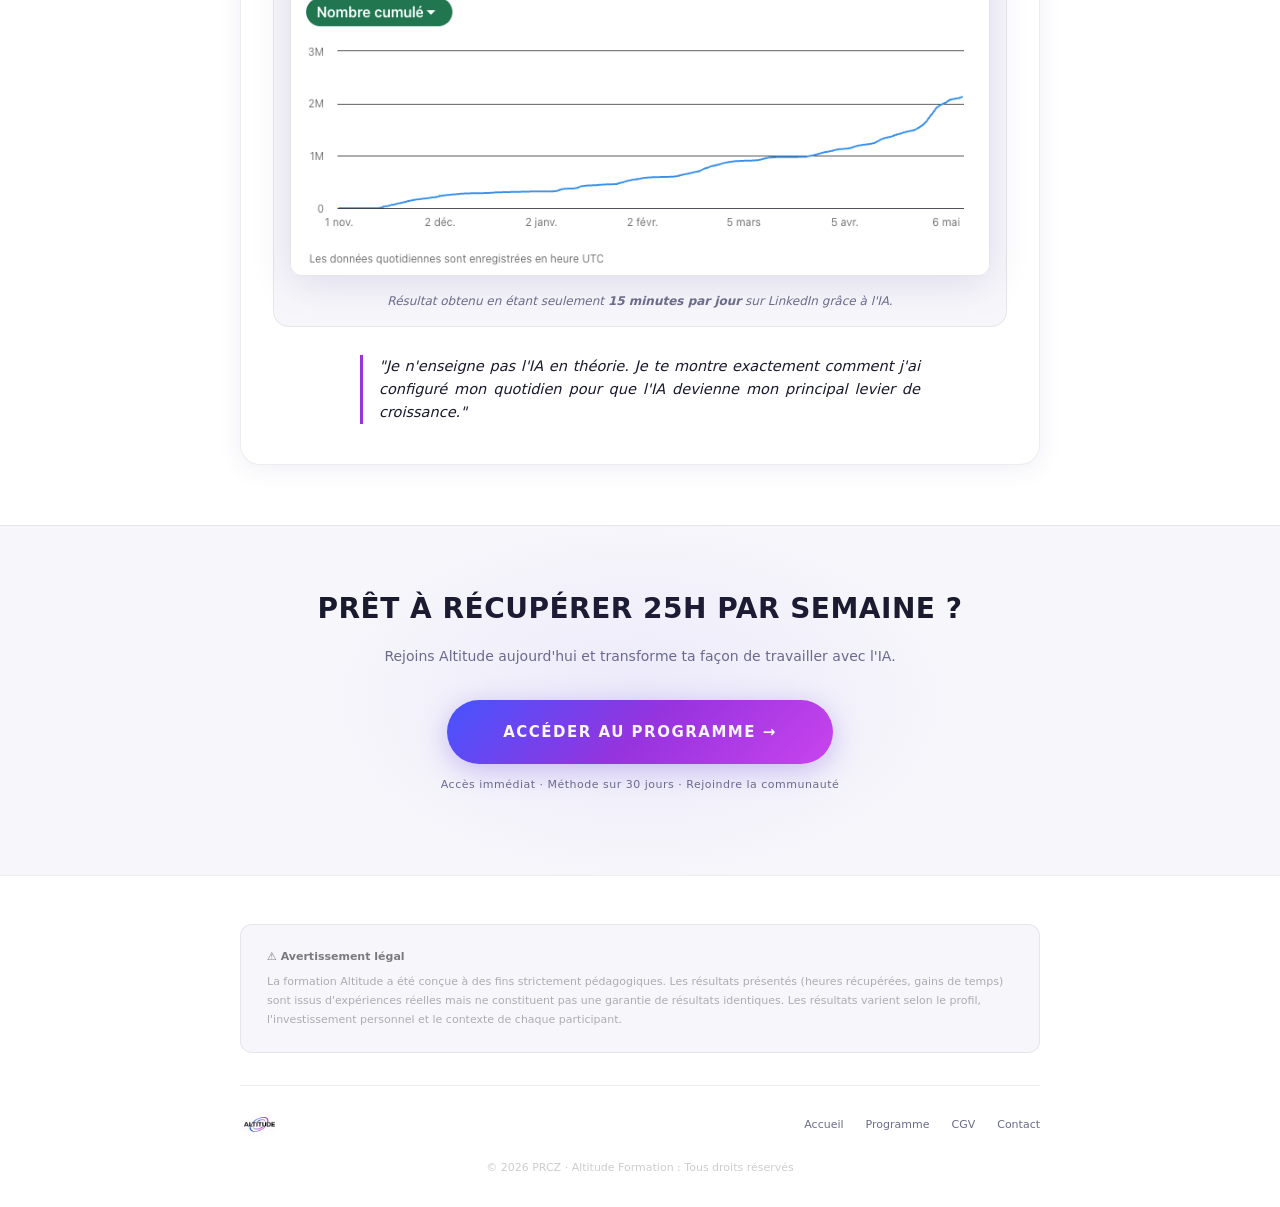
<file: rejoindre-altitude.html>
<!DOCTYPE html>
<html lang="fr">

<head>
  <meta charset="UTF-8" />
  <meta name="viewport" content="width=device-width, initial-scale=1.0" />
  <title>ALTITUDE : Accéder au programme</title>
  <link rel="icon" type="image/png" href="favicon.png" />
  <link rel="apple-touch-icon" href="favicon.png" />
  <link rel="shortcut icon" href="favicon.png" type="image/x-icon" />
  <link rel="stylesheet" href="style.css?v=1.1" />
</head>

<body>

  <!-- ══════════════════════════════════
     1. NAVBAR
  ══════════════════════════════════ -->
  <nav>
    <a href="index.html" class="nav-logo">
      <img src="logoaltitude.png" alt="ALTITUDE" class="nav-logo-img" />
    </a>

    <button class="nav-toggle" aria-label="Ouvrir le menu" aria-expanded="false">
      <span></span>
      <span></span>
      <span></span>
    </button>

    <ul class="nav-links">
      <li><a href="index.html">Accueil</a></li>
      <li><a href="programme-altitude.html">Programme</a></li>
      <li><a href="index.html#faq">FAQ</a></li>
      <li><a href="https://calendly.com/noe-prcz/appel-strategique" class="btn btn-nav">Accéder au programme</a></li>
    </ul>
  </nav>

  <!-- ══════════════════════════════════
     2. REPLAY HERO
  ══════════════════════════════════ -->
  <header class="replay-hero">
    <div class="replay-badge">Replay Live exclusif</div>
    <h1>Regarde cette vidéo pour comprendre la méthode</h1>
    <p class="replay-sub">
      Découvre en exclusivité le replay de notre dernier live. Une démonstration en direct de comment Claude peut devenir ton bras droit et te faire gagner 25h par semaine.
    </p>
  </header>

  <!-- ══════════════════════════════════
     3. VIDEO CONTAINER
  ══════════════════════════════════ -->
  <section class="video-section" style="max-width: 800px; margin: 0 auto; padding: 0 24px 60px;">
    <div class="video-container-box" style="position: relative; aspect-ratio: 16/9; border-radius: 20px; overflow: hidden; border: 1px solid var(--light-border); box-shadow: var(--shadow-md); background: var(--white);">
      <iframe 
        src="https://www.youtube-nocookie.com/embed/3qCMeFPzgL4" 
        title="Replay Altitude" 
        frameborder="0" 
        allow="accelerometer; autoplay; clipboard-write; encrypted-media; gyroscope; picture-in-picture; web-share" 
        referrerpolicy="strict-origin-when-cross-origin"
        allowfullscreen
        style="position: absolute; top: 0; left: 0; width: 100%; height: 100%; border: none;">
      </iframe>
    </div>
    
    <div class="btn-center" style="margin-top: 48px;">
      <a href="https://calendly.com/noe-prcz/appel-strategique" class="btn cta-main-btn">Je veux récupérer mon temps →</a>
    </div>
    <p style="text-align: center; font-size: 13px; color: var(--muted); margin-top: 12px; font-weight: 600;">
      Accès immédiat au programme après ton inscription.
    </p>
  </section>

  <!-- ══════════════════════════════════
     4. BULLET POINTS - CONTENU DE LA VIDÉO
  ══════════════════════════════════ -->
  <section class="replay-info-section" style="border-top: 1px solid var(--light-border);">
    <div class="info-container">
      <h2 class="section-title">Ce que tu vas découvrir dans ce <span class="grad-text">replay</span></h2>
      <p class="section-sub-text">Une plongée concrète dans l'environnement d'automatisation qu'on va bâtir ensemble.</p>
      
      <div class="bullets-grid">
        <div class="bullet-item">
          <div class="bullet-icon-box">🤖</div>
          <div class="bullet-content">
            <h4>Le rôle de Claude vs ChatGPT</h4>
            <p>Pourquoi Claude est l'outil ultime de raisonnement pour les entrepreneurs et comment il écrit avec une voix 100% humaine.</p>
          </div>
        </div>
        <div class="bullet-item">
          <div class="bullet-icon-box">⏳</div>
          <div class="bullet-content">
            <h4>Le gain de 25h par semaine</h4>
            <p>La déconstruction scientifique de ton emploi du temps pour cibler exactement ce que tu dois déléguer en priorité.</p>
          </div>
        </div>
        <div class="bullet-item">
          <div class="bullet-icon-box">📁</div>
          <div class="bullet-content">
            <h4>Le dossier BRAIN et les projets</h4>
            <p>Comment charger tout le contexte de ton business dans Claude pour qu'il te réponde comme un associé senior.</p>
          </div>
        </div>
        <div class="bullet-item">
          <div class="bullet-icon-box">🚀</div>
          <div class="bullet-content">
            <h4>MCP &amp; Connecteurs (Robotisation)</h4>
            <p>Une démonstration de Claude lisant tes emails Gmail, gérant ton Google Calendar et créant des tâches Notion en arrière-plan.</p>
          </div>
        </div>
      </div>
    </div>
  </section>

  <!-- ══════════════════════════════════
     5. MÉTHODE M.A.R.R.E.
  ══════════════════════════════════ -->
  <section class="section-off" id="programme">
    <h2 class="section-title">La méthode <span class="grad-text">M.A.R.R.E.</span></h2>
    <p class="section-sub-text">Le framework propriétaire qui structure tes 30 jours d'accélération.</p>

    <div class="marre-row">
      <div class="marre-step">
        <div class="marre-letter">M</div>
        <div class="marre-word">Méta audit</div>
        <div class="marre-desc">Cartographier ton temps tâche par tâche pour voir exactement où il part.</div>
      </div>
      <div class="marre-step">
        <div class="marre-letter">A</div>
        <div class="marre-word">Analyse</div>
        <div class="marre-desc">Classer chaque tâche selon son potentiel de délégation à Claude.</div>
      </div>
      <div class="marre-step">
        <div class="marre-letter">R</div>
        <div class="marre-word">Réduction</div>
        <div class="marre-desc">Commencer à déléguer concrètement : et mesurer ce que ça libère.</div>
      </div>
      <div class="marre-step">
        <div class="marre-letter">R</div>
        <div class="marre-word">Robotisation</div>
        <div class="marre-desc">Construire des systèmes récurrents : Claude comme collaborateur permanent.</div>
      </div>
      <div class="marre-step">
        <div class="marre-letter">E</div>
        <div class="marre-word">Évaluation</div>
        <div class="marre-desc">Mesurer, ajuster, ancrer : pour que le changement soit durable.</div>
      </div>
    </div>
  </section>

  <!-- ══════════════════════════════════
     6. COMMENT SE PASSENT TES 30 JOURS
  ══════════════════════════════════ -->
  <section class="reassurance-section">
    <h2 class="section-title">Comment se déroule ton <span class="grad-text">accompagnement</span> ?</h2>
    <p class="section-sub-text">Une méthode structurée pour des résultats mesurables dès la première semaine.</p>

    <div class="reassurance-grid">
      <div class="reassurance-card">
        <span class="step-num">01</span>
        <h3>Audit &amp; Cartographie</h3>
        <p>On identifie ensemble tes tâches les plus chronophages et on cible celles qui ont le plus fort potentiel de délégation.</p>
      </div>
      <div class="reassurance-card">
        <span class="step-num">02</span>
        <h3>Mise en place des Systèmes</h3>
        <p>Tu crées ton dossier BRAIN, tes instructions personnalisées et tes premiers connecteurs d'automatisation IA.</p>
      </div>
      <div class="reassurance-card">
        <span class="step-num">03</span>
        <h3>25h de Temps Libéré</h3>
        <p>Tes tâches récurrentes tournent en arrière-plan. Tu récupères 25h par semaine pour te concentrer sur ton cœur de métier.</p>
      </div>
    </div>
  </section>

  <!-- ══════════════════════════════════
     7. FORMATEUR & TÉMOIGNAGES
  ══════════════════════════════════ -->
  <section class="section-white">
    <div class="trainer-card">
      <img src="noe.png" alt="Noé Porchier-Cizaire" class="trainer-avatar">
      <h2>Ton formateur : Noé Porchier-Cizaire</h2>
      <ul class="trainer-bullets">
        <li>Fondateur de PRCZ, agence de stratégie IA.</li>
        <li>A cartographié le temps de dizaines de solopreneurs : 30 à 40% était délégable à l'IA.</li>
        <li>Premier à avoir utilisé la méthode <strong>M.A.R.R.E.</strong> pour sa propre activité.</li>
        <li>Génère aujourd'hui des <strong>millions de vues</strong> sur LinkedIn (2M+ impressions).</li>
      </ul>

      <div class="trainer-social-proof">
        <img src="linkedin-results.png" alt="Performance LinkedIn : 2 Millions de vues" class="linkedin-slide">
        <p class="proof-caption">Résultat obtenu en étant seulement <strong>15 minutes par jour</strong> sur LinkedIn grâce à l'IA.</p>
      </div>
      <p class="trainer-quote">
        "Je n'enseigne pas l'IA en théorie. Je te montre exactement comment j'ai configuré mon quotidien pour que l'IA devienne mon principal levier de croissance."
      </p>
    </div>
  </section>

  <!-- ══════════════════════════════════
     8. FINAL CTA
  ══════════════════════════════════ -->
  <section class="section-cta" id="cta">
    <h2>Prêt à récupérer 25h par semaine ?</h2>
    <p class="cta-sub-line">Rejoins Altitude aujourd'hui et transforme ta façon de travailler avec l'IA.</p>

    <div class="cta-btn-wrap" style="margin-top: 32px;">
      <a href="https://calendly.com/noe-prcz/appel-strategique" class="btn cta-main-btn">
        Accéder au programme →
      </a>
      <span class="cta-reassure">Accès immédiat · Méthode sur 30 jours · Rejoindre la communauté</span>
    </div>
  </section>

  <!-- ══════════════════════════════════
     9. FOOTER
  ══════════════════════════════════ -->
  <footer>
    <div class="footer-inner">
      <div class="footer-legal">
        <strong>⚠️ Avertissement légal</strong>
        La formation Altitude a été conçue à des fins strictement pédagogiques. Les résultats présentés (heures récupérées, gains de temps) sont issus d'expériences réelles mais ne constituent pas une garantie de résultats identiques. Les résultats varient selon le profil, l'investissement personnel et le contexte de chaque participant.
      </div>
      <div class="footer-bottom">
        <div class="footer-logo"><img src="logoaltitude.png" alt="Altitude" class="inline-logo"></div>
        <ul class="footer-links">
          <li><a href="index.html">Accueil</a></li>
          <li><a href="programme-altitude.html">Programme</a></li>
          <li><a href="cgv.html">CGV</a></li>
          <li><a href="mailto:noe@prcz.fr">Contact</a></li>
        </ul>
      </div>
      <p class="footer-copy">© 2026 PRCZ · Altitude Formation : Tous droits réservés</p>
    </div>
  </footer>

  <button id="backToTop" class="back-to-top" onclick="window.scrollTo({top: 0, behavior: 'smooth'})"
    aria-label="Retour en haut">
    ↑
  </button>

  <script src="script.js"></script>
</body>

</html>
</file>
<file: style.css>
*, *::before, *::after { box-sizing: border-box; margin: 0; padding: 0; }

:root {
  --white:   #ffffff;
  --off:     #f7f7fb;
  --off2:    #f0f0f8;
  --text:    #1a1a2e;
  --muted:   #6b6b8a;
  --light-border: rgba(0,0,0,0.07);
  --blue:    #4455ff;
  --purple:  #cc44ee;
  --grad:    linear-gradient(135deg, #4455ff 0%, #9933dd 50%, #cc44ee 100%);
  --grad2:   linear-gradient(90deg, #4455ff 0%, #cc44ee 100%);
  --radius:  16px;
  --shadow:  0 4px 24px rgba(60,40,120,0.08);
  --shadow-md: 0 8px 40px rgba(60,40,120,0.13);
}

html { scroll-behavior: smooth; }

body {
  font-family: 'Segoe UI', system-ui, -apple-system, sans-serif;
  color: var(--text);
  background: var(--white);
  line-height: 1.65;
  overflow-x: hidden;
}

a { color: inherit; text-decoration: none; }

/* ─── GRAD TEXT ─── */
.grad-text {
  background: var(--grad);
  -webkit-background-clip: text;
  -webkit-text-fill-color: transparent;
  background-clip: text;
}

.inline-logo {
  height: 2.7em;
  width: auto;
  vertical-align: middle;
  display: inline-block;
  margin-top: -0.2em;
  filter: drop-shadow(0 2px 4px rgba(100,60,240,0.1));
}

/* ─── BUTTONS ─── */
.btn {
  display: inline-block;
  background: var(--grad);
  color: var(--white);
  font-size: 14px;
  font-weight: 800;
  letter-spacing: 1.5px;
  text-transform: uppercase;
  padding: 17px 44px;
  border-radius: 100px;
  border: none;
  cursor: pointer;
  box-shadow: 0 6px 28px rgba(100,60,220,0.3);
  transition: transform .2s, box-shadow .2s, opacity .2s;
  white-space: nowrap;
}

.btn:hover {
  transform: translateY(-2px);
  box-shadow: 0 10px 36px rgba(150,60,240,0.4);
  opacity: .92;
}

.btn-center {
  display: flex;
  justify-content: center;
  margin-top: 0;
}

/* ─── SECTION HELPERS ─── */
.section-white  { background: var(--white);  padding: 90px 24px; }
.section-off    { background: var(--off);    padding: 90px 24px; }
.section-off2   { background: var(--off2);   padding: 90px 24px; }

.section-title {
  font-size: clamp(26px, 4vw, 34px);
  font-weight: 800;
  color: var(--text);
  margin-bottom: 10px;
  text-align: center;
}

.section-sub-text {
  font-size: 16px;
  color: var(--muted);
  margin-bottom: 52px;
  max-width: 540px;
  margin-inline: auto;
  text-align: center;
}

/* ══════════════════════════════════
   1. NAVBAR
══════════════════════════════════ */
nav {
  position: sticky;
  top: 0;
  z-index: 100;
  display: flex;
  align-items: center;
  justify-content: space-between;
  padding: 8px 60px;
  background: rgba(255,255,255,0.95);
  backdrop-filter: blur(16px);
  -webkit-backdrop-filter: blur(16px);
  border-bottom: 1px solid var(--light-border);
  transition: box-shadow .3s;
}

nav.scrolled {
  box-shadow: 0 4px 24px rgba(60,40,120,0.08);
}

.nav-logo {
  display: flex;
  align-items: center;
  gap: 10px;
  flex-shrink: 0;
}

.nav-logo-img {
  height: 70px;
  width: auto;
  display: block;
  object-fit: contain;
}

.nav-links {
  display: flex;
  gap: 32px;
  list-style: none;
  align-items: center;
}

.nav-links a {
  color: var(--muted);
  font-size: 12px;
  font-weight: 600;
  letter-spacing: 1.5px;
  text-transform: uppercase;
  transition: color .2s;
}

.nav-links a:hover { color: var(--text); }

.btn-nav {
  padding: 12px 28px;
  font-size: 11px;
  letter-spacing: 1px;
  color: var(--white) !important;
  box-shadow: 0 4px 14px rgba(100,60,220,0.2);
}

/* Hamburger */
.nav-toggle {
  display: none;
  flex-direction: column;
  justify-content: center;
  gap: 5px;
  width: 36px;
  height: 36px;
  cursor: pointer;
  background: none;
  border: none;
  padding: 4px;
}

.nav-toggle span {
  display: block;
  height: 2px;
  border-radius: 2px;
  background: var(--text);
  transition: transform .3s, opacity .3s;
}

.nav-toggle.open span:nth-child(1) { transform: translateY(7px) rotate(45deg); }
.nav-toggle.open span:nth-child(2) { opacity: 0; }
.nav-toggle.open span:nth-child(3) { transform: translateY(-7px) rotate(-45deg); }

/* ══════════════════════════════════
   2. HERO
══════════════════════════════════ */
.hero {
  background: var(--off);
  text-align: center;
  padding: 100px 24px 90px;
  position: relative;
  overflow: hidden;
}

.hero::before {
  content: '';
  position: absolute;
  top: -60px; left: 50%;
  transform: translateX(-50%);
  width: 700px; height: 400px;
  background: radial-gradient(ellipse, rgba(100,60,240,0.07) 0%, transparent 70%);
  pointer-events: none;
}

.hero-badge {
  display: inline-block;
  background: rgba(100,60,240,0.07);
  border: 1px solid rgba(100,60,240,0.18);
  color: #7744cc;
  font-size: 11px;
  font-weight: 700;
  letter-spacing: 2px;
  text-transform: uppercase;
  padding: 6px 20px;
  border-radius: 100px;
  margin-bottom: 32px;
}

.hero-logo-duo {
  display: flex;
  align-items: center;
  justify-content: center;
  gap: 24px;
  margin-bottom: 40px;
}

.hero-main-logo {
  height: 180px;
  width: auto;
}

.hero-plus {
  font-size: 24px;
  font-weight: 300;
  color: var(--muted);
  opacity: 0.5;
}

.hero-claude-logo {
  height: 50px;
  width: auto;
}

.hero h1 {
  font-size: clamp(32px, 6vw, 68px);
  font-weight: 900;
  line-height: 1.08;
  text-transform: uppercase;
  letter-spacing: 0.5px;
  color: var(--text);
  margin-bottom: 20px;
  max-width: 880px;
  margin-inline: auto;
}

.hero h1 .highlight {
  background: var(--grad);
  -webkit-background-clip: text;
  -webkit-text-fill-color: transparent;
  background-clip: text;
}

.hero-sub {
  font-size: clamp(16px, 2.2vw, 19px);
  font-weight: 500;
  color: var(--muted);
  margin-bottom: 40px;
  max-width: 580px;
  margin-inline: auto;
}

.hero-sub strong { color: var(--text); font-weight: 700; }

.hero-cta-wrap {
  display: flex;
  flex-direction: column;
  align-items: center;
  gap: 16px;
}

.hero-cta-badge {
  font-size: 13px;
  color: var(--muted);
  letter-spacing: 0.5px;
  font-weight: 600;
}

.pains-container {
  max-width: 1000px;
  margin: 0 auto;
}

.pains-grid {
  display: grid;
  grid-template-columns: repeat(2, 1fr);
  gap: 20px;
  margin-top: 40px;
}

.pain-card {
  background: var(--white);
  border: 1px solid var(--light-border);
  border-radius: var(--radius);
  padding: 32px;
  box-shadow: var(--shadow);
  text-align: left;
  transition: transform 0.3s ease, box-shadow 0.3s ease;
}

.pain-card:hover {
  transform: translateY(-5px);
  box-shadow: var(--shadow-md);
}

.pain-text {
  font-size: 15px;
  color: var(--muted);
  line-height: 1.6;
}

.pain-text strong {
  color: var(--text);
  font-weight: 700;
}

.pain-card-highlight {
  border: 2px solid var(--purple);
  background: rgba(204, 68, 238, 0.03);
}

/* ─── FAQ ─── */
.faq-container {
  max-width: 800px;
  margin: 0 auto;
  text-align: left;
}

.faq-item {
  background: var(--white);
  border: 1px solid var(--light-border);
  border-radius: var(--radius);
  padding: 24px;
  margin-bottom: 16px;
  transition: transform .2s, border-color .2s;
}

.faq-item:hover {
  transform: translateX(4px);
  border-color: var(--purple);
}

.faq-question {
  font-size: 17px;
  font-weight: 800;
  color: var(--text);
  margin-bottom: 8px;
  display: block;
}

.faq-answer {
  font-size: 15px;
  color: var(--muted);
  line-height: 1.6;
}

/* ─── SUCCESS ROADMAP ─── */
.roadmap-container {
  position: relative;
  margin-top: 80px;
  padding: 40px 0 60px 80px;
  border-left: 2px solid var(--light-border);
  border-bottom: 2px solid var(--light-border);
}

/* Arrows */
.roadmap-container::before {
  content: '';
  position: absolute;
  top: -6px;
  left: -6px;
  width: 0;
  height: 0;
  border-left: 6px solid transparent;
  border-right: 6px solid transparent;
  border-bottom: 10px solid var(--muted);
}

.roadmap-container::after {
  content: '';
  position: absolute;
  bottom: -6px;
  right: -6px;
  width: 0;
  height: 0;
  border-top: 6px solid transparent;
  border-bottom: 6px solid transparent;
  border-left: 10px solid var(--muted);
}

.roadmap-axis-y {
  position: absolute;
  top: 50%;
  left: -60px;
  font-size: 11px;
  font-weight: 800;
  color: var(--muted);
  text-transform: uppercase;
  letter-spacing: 1px;
  transform: translateY(-50%) rotate(-90deg);
  transform-origin: center center;
  white-space: nowrap;
}

.roadmap-axis-x {
  position: absolute;
  bottom: -30px;
  right: 0;
  font-size: 11px;
  font-weight: 800;
  color: var(--muted);
  text-transform: uppercase;
  letter-spacing: 1px;
}

.roadmap-grid {
  display: flex;
  justify-content: space-between;
  align-items: flex-end;
  gap: 20px;
  min-height: 400px;
}

.milestone-card {
  flex: 1;
  display: flex;
  flex-direction: column;
  align-items: center;
  position: relative;
  padding-bottom: 40px;
}

.milestone-dot {
  position: absolute;
  bottom: -9px;
  left: 50%;
  transform: translateX(-50%);
  width: 16px;
  height: 16px;
  background: var(--white);
  border: 4px solid var(--blue);
  border-radius: 50%;
  z-index: 5;
}

.milestone-info {
  background: var(--white);
  border: 1px solid var(--light-border);
  border-radius: 16px;
  padding: 20px;
  box-shadow: var(--shadow);
  width: 100%;
  text-align: left;
  transition: transform 0.3s, border-color 0.3s;
  margin-bottom: calc(var(--step) * 40px); /* Creates the curve effect */
}

.milestone-card:hover .milestone-info {
  transform: translateY(-5px);
  border-color: var(--purple);
}

.milestone-card.highlight .milestone-info {
  border: 2px solid var(--purple);
  background: rgba(204, 68, 238, 0.02);
}

.milestone-gain {
  display: block;
  font-size: 18px;
  font-weight: 900;
  background: var(--grad);
  -webkit-background-clip: text;
  -webkit-text-fill-color: transparent;
  margin-bottom: 4px;
}

.milestone-title {
  display: block;
  font-size: 14px;
  font-weight: 800;
  color: var(--text);
  margin-bottom: 8px;
}

.milestone-desc {
  font-size: 12px;
  color: var(--muted);
  line-height: 1.5;
}

.milestone-day {
  position: absolute;
  bottom: -40px;
  left: 50%;
  transform: translateX(-50%);
  font-size: 14px;
  font-weight: 900;
  color: var(--text);
}

@media (max-width: 900px) {
  .roadmap-grid {
    flex-direction: column;
    min-height: auto;
    gap: 40px;
    padding-left: 20px;
  }
  .roadmap-container {
    border-bottom: none;
    padding-bottom: 0;
  }
  .milestone-card {
    flex-direction: row;
    padding-bottom: 0;
    align-items: center;
    width: 100%;
  }
  .milestone-dot {
    left: -29px;
    bottom: auto;
    top: 50%;
    transform: translateY(-50%);
  }
  .milestone-info {
    margin-bottom: 0 !important;
    margin-left: 20px;
  }
  .milestone-day {
    position: relative;
    bottom: auto;
    left: auto;
    transform: none;
    margin-right: 15px;
    min-width: 40px;
    text-align: right;
  }
  .roadmap-axis-x { display: none; }
}

/* ─── BACK TO TOP ─── */
.back-to-top {
  position: fixed;
  bottom: 30px;
  left: 30px;
  width: 50px;
  height: 50px;
  background: var(--grad);
  color: var(--white);
  border: none;
  border-radius: 50%;
  cursor: pointer;
  display: flex;
  align-items: center;
  justify-content: center;
  font-size: 20px;
  font-weight: bold;
  box-shadow: 0 4px 15px rgba(100,60,220,0.3);
  z-index: 999;
  transition: transform .2s, opacity .2s;
  opacity: 0.8;
}

.back-to-top:hover {
  transform: translateY(-5px);
  opacity: 1;
}

.hero-pains li { font-size: 16px; color: var(--muted); text-align: justify; line-height: 1.6; }
.hero-pains li strong { color: var(--text); }

/* ══════════════════════════════════
   3. POURQUOI DIFFÉRENT
══════════════════════════════════ */
/* ══════════════════════════════════
   3. VS TABLE
══════════════════════════════════ */
.vs-container {
  max-width: 1040px;
  margin: 0 auto;
}

.vs-table {
  display: grid;
  grid-template-columns: 1fr 1fr;
  gap: 32px;
  margin-top: 40px;
}

.vs-column {
  background: var(--white);
  border: 1px solid var(--light-border);
  border-radius: 24px;
  padding: 40px;
  box-shadow: var(--shadow);
  display: flex;
  flex-direction: column;
  gap: 28px;
  transition: transform .3s ease;
}

.vs-column:hover {
  transform: translateY(-5px);
}

.vs-bad {
  background: var(--off);
  opacity: 0.9;
}

.vs-good {
  border: 1px solid rgba(100,60,240,0.15);
  background: linear-gradient(to bottom, var(--white), rgba(100,60,240,0.02));
  box-shadow: var(--shadow-md);
}

.vs-header {
  font-size: 13px;
  font-weight: 800;
  letter-spacing: 2px;
  margin-bottom: 8px;
  text-align: center;
}

.vs-bad .vs-header { color: var(--muted); }
.vs-good .vs-header { color: #6633cc; }

.vs-item {
  display: flex;
  flex-direction: column;
  gap: 8px;
}

.vs-item strong {
  font-size: 18px;
  color: var(--text);
}

.vs-item p {
  font-size: 14px;
  color: var(--muted);
  line-height: 1.6;
  text-align: justify;
}

.vs-good .vs-item strong {
  background: var(--grad);
  -webkit-background-clip: text;
  -webkit-text-fill-color: transparent;
  background-clip: text;
}

.why-cta-wrap {
  display: flex;
  justify-content: flex-start;
}

/* ══════════════════════════════════
   3b. POURQUOI CLAUDE ?
══════════════════════════════════ */
.claude-container {
  max-width: 1040px;
  margin: 0 auto;
}

.claude-grid {
  display: grid;
  grid-template-columns: repeat(3, 1fr);
  gap: 32px;
  margin-top: 40px;
}

.claude-feature {
  background: var(--white);
  border: 1px solid var(--light-border);
  border-radius: 20px;
  padding: 32px 24px;
  text-align: center;
  box-shadow: var(--shadow);
  transition: transform .3s ease;
}

.claude-feature:hover {
  transform: translateY(-5px);
  box-shadow: var(--shadow-md);
}

.claude-icon {
  font-size: 40px;
  margin-bottom: 20px;
}

.claude-feature h3 {
  font-size: 16px;
  font-weight: 800;
  color: var(--text);
  margin-bottom: 12px;
}

.claude-feature p {
  font-size: 14px;
  color: var(--muted);
  line-height: 1.6;
  text-align: justify;
}


/* ══════════════════════════════════
   4. MÉTHODE M.A.R.R.E.
══════════════════════════════════ */
.marre-row {
  max-width: 980px;
  margin: 0 auto 60px;
  display: grid;
  grid-template-columns: repeat(5, 1fr);
  gap: 14px;
}

.marre-step {
  background: var(--white);
  border: 1px solid var(--light-border);
  border-radius: 16px;
  padding: 28px 12px 22px;
  text-align: center;
  box-shadow: var(--shadow);
  transition: transform .2s, box-shadow .2s;
  position: relative;
  overflow: hidden;
}

.marre-step::before {
  content: '';
  position: absolute;
  top: 0; left: 0; right: 0;
  height: 3px;
  background: var(--grad2);
}

.marre-step:hover {
  transform: translateY(-4px);
  box-shadow: var(--shadow-md);
}

.marre-letter {
  font-size: 40px;
  font-weight: 900;
  line-height: 1;
  margin-bottom: 8px;
  background: var(--grad);
  -webkit-background-clip: text;
  -webkit-text-fill-color: transparent;
  background-clip: text;
}

.marre-word { font-size: 11px; font-weight: 700; color: var(--text); text-transform: uppercase; letter-spacing: 1.5px; margin-bottom: 10px; }
.marre-desc { font-size: 12px; color: var(--muted); line-height: 1.5; text-align: justify; }

.program-grid {
  max-width: 820px;
  margin: 0 auto 52px;
  display: grid;
  grid-template-columns: 1fr 1fr;
  gap: 14px;
  text-align: left;
}

.program-item {
  background: var(--off);
  border: 1px solid var(--light-border);
  border-left: 3px solid #9933dd;
  border-radius: 10px;
  padding: 18px 22px;
}

.program-item h3 { font-size: 14px; font-weight: 700; color: var(--text); margin-bottom: 5px; }
.program-item p  { font-size: 13px; color: var(--muted); line-height: 1.5; text-align: justify; }

/* ══════════════════════════════════
   5. FORMATEUR
══════════════════════════════════ */
.trainer-card {
  max-width: 620px;
  margin: 0 auto;
  background: var(--white);
  border: 1px solid var(--light-border);
  border-radius: 22px;
  padding: 48px 52px;
  text-align: center;
  box-shadow: var(--shadow-md);
}

.trainer-avatar {
  width: 80px; height: 80px;
  background: var(--grad);
  border-radius: 50%;
  margin: 0 auto 18px;
  display: block;
  object-fit: cover;
  border: 2px solid var(--white);
  box-shadow: 0 4px 20px rgba(100,60,220,0.3);
}

.trainer-card h2 { font-size: 22px; font-weight: 800; color: var(--text); margin-bottom: 20px; }

.trainer-bullets { list-style: none; text-align: left; display: flex; flex-direction: column; gap: 10px; margin-bottom: 22px; }

.trainer-bullets li { font-size: 14px; color: var(--muted); display: flex; align-items: flex-start; gap: 10px; }

.trainer-bullets li::before {
  content: '▸';
  font-size: 14px; flex-shrink: 0; margin-top: 2px;
  background: var(--grad);
  -webkit-background-clip: text;
  -webkit-text-fill-color: transparent;
  background-clip: text;
}

.trainer-quote {
  font-style: italic;
  font-size: 14px;
  color: var(--muted);
  border-left: 3px solid #9933dd;
  padding-left: 16px;
  text-align: justify;
  margin-top: 18px;
  line-height: 1.6;
}

/* ══════════════════════════════════
   6. PAS FAIT POUR TOI
══════════════════════════════════ */
.notfor-grid {
  max-width: 720px;
  margin: 0 auto 32px;
  display: grid;
  grid-template-columns: 1fr 1fr;
  gap: 12px;
  text-align: left;
}

.notfor-item {
  background: rgba(220,40,40,0.04);
  border: 1px solid rgba(220,40,40,0.1);
  border-radius: 12px;
  padding: 14px 18px;
  font-size: 14px;
  color: var(--muted);
  display: flex; align-items: flex-start; gap: 8px;
}

.bridge {
  max-width: 600px;
  margin: 0 auto;
  background: rgba(100,60,240,0.05);
  border: 1px solid rgba(100,60,240,0.15);
  border-radius: var(--radius);
  padding: 22px 28px;
  font-size: 15px;
  color: var(--text);
  line-height: 1.6;
  text-align: center;
}

.bridge strong { color: #6633cc; }

/* ══════════════════════════════════
   7. RÉSULTATS
══════════════════════════════════ */
.results-inner {
  max-width: 1000px;
  margin: 0 auto;
  display: grid;
  grid-template-columns: 1fr 1fr;
  gap: 52px;
  align-items: center;
}

.results-visual {
  background: var(--white);
  border: 1px solid var(--light-border);
  border-radius: 20px;
  padding: 32px 24px;
  box-shadow: var(--shadow-md);
}

.results-visual h3 {
  font-size: 10px;
  font-weight: 700;
  letter-spacing: 2.5px;
  text-transform: uppercase;
  color: var(--muted);
  margin-bottom: 20px;
  text-align: center;
}

.results-stat { display: flex; flex-direction: column; gap: 12px; }

.stat-row {
  display: grid;
  grid-template-columns: 1fr auto 1fr;
  align-items: center;
  gap: 8px;
  background: var(--off);
  border-radius: 10px;
  padding: 12px 14px;
}

.stat-before { font-size: 11px; color: rgba(0,0,0,0.3); text-decoration: line-through; line-height: 1.4; }

.stat-arrow {
  font-size: 14px;
  font-weight: 800;
  background: var(--grad);
  -webkit-background-clip: text;
  -webkit-text-fill-color: transparent;
  background-clip: text;
  flex-shrink: 0;
}

.stat-after { font-size: 12px; font-weight: 700; color: var(--text); text-align: right; line-height: 1.4; }

.results-content h2 { font-size: clamp(20px, 3vw, 26px); font-weight: 800; color: var(--text); margin-bottom: 24px; }

.results-list { list-style: none; display: flex; flex-direction: column; gap: 16px; }

.results-list li { display: flex; align-items: flex-start; gap: 14px; font-size: 15px; color: var(--muted); text-align: justify; }
.results-list li strong { color: var(--text); }

.results-list li .bullet {
  width: 32px; height: 32px; min-width: 32px;
  background: var(--grad);
  border-radius: 50%;
  display: flex; align-items: center; justify-content: center;
  font-size: 11px; font-weight: 800;
  color: var(--white);
  box-shadow: 0 2px 12px rgba(100,60,220,0.3);
  flex-shrink: 0;
}

/* ══════════════════════════════════
   8. BONUS
══════════════════════════════════ */
.bonus-grid {
  max-width: 820px;
  margin: 0 auto 52px;
  display: grid;
  grid-template-columns: repeat(3, 1fr);
  gap: 18px;
}

.bonus-card {
  background: var(--white);
  border: 1px solid var(--light-border);
  border-radius: 18px;
  padding: 30px 20px;
  text-align: center;
  box-shadow: var(--shadow);
  transition: transform .2s, box-shadow .2s;
}

.bonus-card:hover { transform: translateY(-4px); box-shadow: var(--shadow-md); }

.bonus-icon { font-size: 36px; margin-bottom: 12px; }
.bonus-card h3 { font-size: 14px; font-weight: 700; color: var(--text); margin-bottom: 7px; }
.bonus-card p  { font-size: 13px; color: var(--muted); line-height: 1.5; text-align: justify; }

/* ══════════════════════════════════
   9. CTA FINALE
══════════════════════════════════ */
.section-cta {
  background: var(--off);
  padding: 100px 24px;
  text-align: center;
  position: relative;
  overflow: hidden;
}

.section-cta::before {
  content: '';
  position: absolute;
  top: 50%; left: 50%;
  transform: translate(-50%, -50%);
  width: 700px; height: 400px;
  background: radial-gradient(ellipse, rgba(100,60,240,0.07) 0%, transparent 70%);
  pointer-events: none;
}

.section-cta h2 {
  font-size: clamp(28px, 4.5vw, 40px);
  font-weight: 900;
  color: var(--text);
  text-transform: uppercase;
  letter-spacing: 0.5px;
  margin-bottom: 12px;
}

.cta-sub-line {
  font-size: 17px;
  color: var(--muted);
  margin-bottom: 44px;
}

.choices {
  max-width: 560px;
  margin: 0 auto 48px;
  display: flex;
  flex-direction: column;
  gap: 12px;
  text-align: left;
}

.choice-bad {
  background: var(--white);
  border: 1px solid var(--light-border);
  border-radius: 12px;
  padding: 15px 20px;
  font-size: 14px;
  color: rgba(0,0,0,0.35);
}

.choice-good {
  background: rgba(100,60,240,0.06);
  border: 1px solid rgba(100,60,240,0.18);
  border-radius: 12px;
  padding: 15px 20px;
  font-size: 15px;
  color: var(--text);
  font-weight: 600;
}

.choice-good strong { color: #6633cc; }

.cta-nudge {
  font-size: 15px;
  color: var(--muted);
  margin-bottom: 28px;
}

.cta-nudge strong { color: var(--text); }

.cta-btn-wrap {
  display: flex;
  flex-direction: column;
  align-items: center;
  gap: 14px;
}

.cta-main-btn {
  font-size: 15px;
  padding: 20px 56px;
}

.cta-reassure {
  font-size: 12px;
  color: var(--muted);
  letter-spacing: 0.5px;
}

/* ══════════════════════════════════
   10. FOOTER
══════════════════════════════════ */
footer {
  background: var(--white);
  border-top: 1px solid var(--light-border);
  padding: 48px 24px 30px;
}

.footer-inner { max-width: 800px; margin: 0 auto; }

.footer-legal {
  background: var(--off);
  border: 1px solid var(--light-border);
  border-radius: 12px;
  padding: 22px 26px;
  font-size: 11px;
  line-height: 1.75;
  color: rgba(0,0,0,0.3);
  margin-bottom: 32px;
}

.footer-legal strong {
  color: rgba(0,0,0,0.5);
  display: block;
  margin-bottom: 6px;
}

.footer-bottom {
  display: flex;
  justify-content: space-between;
  align-items: center;
  flex-wrap: wrap;
  gap: 14px;
  border-top: 1px solid var(--light-border);
  padding-top: 22px;
}

.footer-logo {
  font-size: 14px;
  font-weight: 900;
  letter-spacing: 5px;
  text-transform: uppercase;
  background: var(--grad2);
  -webkit-background-clip: text;
  -webkit-text-fill-color: transparent;
  background-clip: text;
}

.footer-links { display: flex; gap: 22px; list-style: none; font-size: 11px; flex-wrap: wrap; }
.footer-links a { color: var(--muted); transition: color .2s; }
.footer-links a:hover { color: var(--text); }

.footer-copy { font-size: 11px; color: rgba(0,0,0,0.2); text-align: center; margin-top: 16px; }

.trainer-social-proof {
  margin: 32px 0;
  background: var(--off);
  border-radius: 16px;
  padding: 16px;
  border: 1px solid var(--light-border);
}

.linkedin-slide {
  width: 100%;
  height: auto;
  border-radius: 12px;
  box-shadow: var(--shadow);
  display: block;
  margin-bottom: 16px;
}

.proof-caption {
  font-size: 13px;
  color: var(--muted);
  font-style: italic;
  text-align: center;
  line-height: 1.5;
}

/* ══════════════════════════════════
   RESPONSIVE
══════════════════════════════════ */

/* Tablet large */
@media (max-width: 1024px) {
  nav { padding: 14px 32px; }
  .results-inner { gap: 32px; }
}

/* Tablet */
@media (max-width: 900px) {
  .marre-row { grid-template-columns: repeat(3, 1fr); }
  .bonus-grid { grid-template-columns: 1fr 1fr; }
  .nav-links { gap: 20px; }
}

/* Mobile large */
@media (max-width: 768px) {
  nav {
    padding: 14px 20px;
    position: relative;
  }

  .nav-toggle { display: flex; }

  .nav-links {
    display: none;
    position: absolute;
    top: 100%;
    left: 0;
    right: 0;
    flex-direction: column;
    gap: 0;
    background: rgba(255,255,255,0.98);
    backdrop-filter: blur(16px);
    border-bottom: 1px solid var(--light-border);
    padding: 12px 0;
    box-shadow: 0 8px 24px rgba(60,40,120,0.1);
  }

  .nav-links.open { display: flex; }

  .nav-links li a {
    display: block;
    padding: 14px 24px;
    font-size: 13px;
  }

  .hero { padding: 64px 20px 56px; }

  .hero-pains { padding: 22px 20px; }

  .section-white, .section-off, .section-off2 { padding: 60px 20px; }
  .section-cta { padding: 70px 20px; }

  .hero-logo-duo { gap: 16px; margin-bottom: 32px; }
  .hero-main-logo { height: 132px; }
  .hero-claude-logo { height: 36px; }
  .hero-plus { font-size: 18px; }

  .hero-pains { padding: 24px 28px; }
  .hero-pains li { font-size: 14px; }

  .vs-table, .claude-grid, .pains-grid { grid-template-columns: 1fr; gap: 24px; }

  .marre-row { grid-template-columns: 1fr 1fr; gap: 10px; }

  .program-grid { grid-template-columns: 1fr; }

  .trainer-card { padding: 32px 22px; }

  .notfor-grid { grid-template-columns: 1fr; }

  .results-inner { grid-template-columns: 1fr; gap: 28px; }

  .stat-row { gap: 6px; }
  .stat-before { font-size: 11px; }
  .stat-after { font-size: 11px; }

  .bonus-grid { grid-template-columns: 1fr; }
  .claude-grid { grid-template-columns: 1fr; }

  .choices { max-width: 100%; }

  .footer-bottom { flex-direction: column; align-items: flex-start; }
  .footer-links { gap: 14px; }
}

/* Mobile small */
@media (max-width: 480px) {
  .hero h1 { font-size: 30px; }

  .marre-row { grid-template-columns: 1fr; }

  .btn { padding: 15px 32px; font-size: 13px; }
  .cta-main-btn { padding: 17px 36px; font-size: 14px; }

  .section-title { font-size: 24px; }

  .stat-row { grid-template-columns: 1fr; gap: 4px; }
  .stat-after { text-align: left; font-size: 13px; font-weight: 800; color: #6633cc; }
  .stat-arrow { display: none; }
  .stat-after::before { content: '→ '; }
}


/* ══════════════════════════════════
   PROGRAMME PAGE SPECIFIC (OPTIMIZED)
══════════════════════════════════ */
.prog-container {
  max-width: 800px;
  margin: 0 auto;
  padding: 40px 24px 80px;
}

.prog-main {
  margin-top: 10px;
}

.prog-header {
  text-align: center;
  padding: 40px 0 32px;
  margin-bottom: 32px;
  border-bottom: 1px solid var(--light-border);
}

.prog-header-label {
  font-size: 11px;
  font-weight: 800;
  letter-spacing: 2px;
  text-transform: uppercase;
  color: var(--muted);
  margin-bottom: 12px;
}

.prog-title {
  font-size: clamp(24px, 4vw, 36px);
  font-weight: 900;
  line-height: 1.15;
  color: var(--text);
  margin-bottom: 16px;
}

.prog-sub {
  font-size: 15px;
  color: var(--muted);
  max-width: 600px;
  margin: 0 auto 24px;
  line-height: 1.6;
}

/* MARRE GRID (Overview) */
.marre-grid {
  display: grid;
  grid-template-columns: repeat(5, 1fr);
  gap: 12px;
  margin: 0 auto 40px;
  max-width: 700px;
}

.marre-grid .marre-card {
  background: var(--white);
  border: 1px solid var(--light-border);
  border-radius: 12px;
  padding: 12px 8px;
  text-align: center;
  box-shadow: var(--shadow);
  transition: transform 0.2s, box-shadow 0.2s;
}

.marre-grid .marre-card:hover {
  transform: translateY(-2px);
  box-shadow: var(--shadow-md);
}

.marre-grid .marre-letter {
  font-size: 20px;
  font-weight: 900;
  line-height: 1;
  margin-bottom: 4px;
  display: block;
}

.marre-grid .marre-word {
  font-size: 10px;
  font-weight: 800;
  color: var(--text);
  margin-bottom: 0;
  letter-spacing: 0.5px;
  text-transform: uppercase;
}

/* EVOLUTION BANNER */
.evolution-banner {
  background: var(--text);
  color: white;
  padding: 20px 24px;
  border-radius: 16px;
  margin-bottom: 32px;
  display: flex;
  align-items: center;
  gap: 20px;
  box-shadow: var(--shadow-md);
  position: relative;
  overflow: hidden;
}

.evolution-banner::before {
  content: '';
  position: absolute;
  left: 0; top: 0; bottom: 0;
  width: 5px;
  background: var(--grad);
}

.evolution-banner .evo-icon {
  font-size: 24px;
  flex-shrink: 0;
}

.evolution-banner .evo-text {
  flex: 1;
}

.evolution-banner .evo-title {
  font-size: 14px;
  font-weight: 800;
  margin-bottom: 4px;
  color: #fff;
}

.evolution-banner .evo-desc {
  font-size: 12px;
  color: #aaa;
  line-height: 1.5;
}

.evolution-banner .evo-badge {
  background: var(--grad);
  color: #fff;
  font-size: 9px;
  font-weight: 800;
  letter-spacing: 1px;
  text-transform: uppercase;
  padding: 4px 12px;
  border-radius: 100px;
  flex-shrink: 0;
  box-shadow: 0 4px 10px rgba(150, 60, 240, 0.2);
}

/* MODULES (Accordions) */
.module {
  background: var(--white);
  border: 1px solid var(--light-border);
  border-radius: 16px;
  margin-bottom: 24px;
  overflow: hidden;
  box-shadow: var(--shadow);
  transition: all 0.3s ease;
  scroll-margin-top: 100px;
}

.module:hover {
  box-shadow: var(--shadow-md);
}

.module.open {
  border-color: var(--purple);
}

.module-header {
  padding: 24px 28px;
  display: flex;
  align-items: center;
  gap: 20px;
  cursor: pointer;
  position: relative;
}

.module-icon {
  font-size: 28px;
  flex-shrink: 0;
}

.module-meta {
  flex: 1;
  padding-right: 48px;
}

.module-tag {
  font-size: 10px;
  font-weight: 800;
  letter-spacing: 1px;
  text-transform: uppercase;
  color: var(--purple);
  margin-bottom: 6px;
}

.module-value {
  display: inline-block;
  font-size: 15px;
  font-weight: 900;
  color: #fff;
  background: linear-gradient(135deg, var(--purple) 0%, #a855f7 100%);
  border-radius: 8px;
  padding: 5px 14px;
  margin-bottom: 12px;
  letter-spacing: 0.3px;
  box-shadow: 0 2px 12px rgba(139, 92, 246, 0.35);
}

.module-title {
  font-size: 18px;
  font-weight: 800;
  color: var(--text);
  line-height: 1.3;
  margin-bottom: 8px;
}

.module-pitch {
  font-size: 13.5px;
  color: var(--muted);
  line-height: 1.5;
}

.module-pills {
  display: flex;
  gap: 8px;
  flex-wrap: wrap;
  margin-top: 12px;
}

.pill {
  font-size: 10.5px;
  font-weight: 700;
  padding: 4px 12px;
  border-radius: 100px;
}

.pill.time {
  background: var(--off);
  color: var(--muted);
}

.pill.level {
  background: rgba(68, 85, 255, 0.08);
  color: var(--blue);
}

.pill.inter {
  background: rgba(224, 90, 43, 0.08);
  color: #e05a2b;
}

.pill.adv {
  background: rgba(220, 38, 38, 0.08);
  color: #dc2626;
}

.pill.all {
  background: rgba(26, 122, 60, 0.08);
  color: #1a7a3c;
}

.module-header::after {
  content: '▼';
  position: absolute;
  right: 28px;
  top: 50%;
  transform: translateY(-50%);
  font-size: 11px;
  color: var(--muted);
  background: var(--off);
  width: 32px;
  height: 32px;
  display: flex;
  align-items: center;
  justify-content: center;
  border-radius: 50%;
  transition: all 0.3s ease;
}

.module.open .module-header::after {
  transform: translateY(-50%) rotate(180deg);
  background: var(--grad);
  color: white;
}

/* CHAPTERS (Expanded Content) */
.chapters {
  display: none;
  padding: 0 28px 28px;
  border-top: 1px solid var(--light-border);
  margin-top: 16px;
  padding-top: 24px;
}

.module.open .chapters {
  display: block;
}

.ch-group-title {
  font-size: 11px;
  font-weight: 800;
  letter-spacing: 1.5px;
  text-transform: uppercase;
  color: var(--text);
  margin: 24px 0 16px;
}

.ch-list {
  display: flex;
  flex-direction: column;
  gap: 12px;
}

.ch-item {
  display: flex;
  gap: 16px;
  align-items: flex-start;
  padding: 16px 20px;
  background: var(--off);
  border-radius: 12px;
  border: 1px solid var(--light-border);
}

.ch-num {
  font-size: 11px;
  font-weight: 800;
  color: var(--muted);
  min-width: 44px;
  flex-shrink: 0;
  background: var(--white);
  padding: 6px;
  border-radius: 6px;
  text-align: center;
  box-shadow: 0 2px 6px rgba(0,0,0,0.03);
}

.ch-body {
  flex: 1;
}

.ch-title {
  font-size: 14.5px;
  font-weight: 800;
  color: var(--text);
  margin-bottom: 6px;
  line-height: 1.3;
}

.ch-desc {
  font-size: 13px;
  color: var(--muted);
  line-height: 1.5;
  margin-bottom: 12px;
}

.ch-tags {
  display: flex;
  gap: 6px;
  margin-bottom: 12px;
  flex-wrap: wrap;
}

.ch-tag {
  font-size: 10px;
  font-weight: 700;
  padding: 3px 8px;
  border-radius: 4px;
  background: var(--white);
  color: var(--muted);
  border: 1px solid var(--light-border);
}

.deliverable-row {
  display: flex;
  gap: 8px;
  align-items: flex-start;
  background: rgba(204, 68, 238, 0.04);
  padding: 10px 14px;
  border-radius: 8px;
  border-left: 3px solid var(--purple);
}

.deliverable-label {
  font-size: 10px;
  font-weight: 800;
  color: var(--purple);
  text-transform: uppercase;
  letter-spacing: 0.5px;
  flex-shrink: 0;
}

.deliverable-text {
  font-size: 12.5px;
  color: var(--text);
  line-height: 1.4;
  font-weight: 500;
}

/* ECO SECTION (Sidebars replacement) */
.eco-section {
  padding: 60px 24px;
  background: var(--off);
  margin-top: 40px;
}

.eco-grid {
  max-width: 800px;
  margin: 0 auto;
  display: grid;
  grid-template-columns: 1fr 1fr;
  gap: 24px;
}

.eco-card {
  background: var(--white);
  padding: 32px;
  border-radius: 16px;
  box-shadow: var(--shadow);
  border: 1px solid var(--light-border);
  transition: transform 0.2s, box-shadow 0.2s;
}

.eco-card:hover {
  transform: translateY(-3px);
  box-shadow: var(--shadow-md);
}

.eco-icon {
  font-size: 36px;
  margin-bottom: 16px;
  display: block;
}

.eco-label {
  font-size: 11px;
  font-weight: 800;
  letter-spacing: 1.5px;
  text-transform: uppercase;
  color: var(--purple);
  margin-bottom: 8px;
}

.eco-card h3 {
  font-size: 20px;
  font-weight: 900;
  margin-bottom: 12px;
  line-height: 1.25;
}

.eco-list {
  list-style: none;
  margin-top: 16px;
}

.eco-list li {
  position: relative;
  padding-left: 24px;
  font-size: 13px;
  color: var(--muted);
  margin-bottom: 10px;
  line-height: 1.5;
}

.eco-list li::before {
  content: '✦';
  position: absolute;
  left: 0;
  color: var(--blue);
  font-weight: 800;
  font-size: 14px;
}

.eco-highlight {
  display: flex;
  align-items: flex-start;
  gap: 12px;
  margin-top: 22px;
  padding: 16px 18px;
  border-radius: 12px;
  background: linear-gradient(135deg, rgba(68,85,255,0.07) 0%, rgba(204,68,238,0.07) 100%);
  border: 1px solid rgba(153,51,221,0.18);
  font-size: 13px;
  line-height: 1.5;
  color: var(--text);
}

.eco-highlight-icon {
  font-size: 22px;
  line-height: 1;
  flex-shrink: 0;
}

.eco-highlight strong {
  color: var(--purple);
}

/* PREUVES — Communauté en action */
.proof-section {
  padding: 56px 24px 20px;
  background: var(--off);
}

.proof-header {
  max-width: 800px;
  margin: 0 auto 32px;
  text-align: center;
}

.proof-header h2 {
  font-size: 28px;
  font-weight: 900;
  margin: 6px 0 10px;
  line-height: 1.2;
}

.proof-header p {
  font-size: 14px;
  color: var(--muted);
  max-width: 600px;
  margin: 0 auto;
  line-height: 1.6;
}

.proof-grid {
  max-width: 820px;
  margin: 0 auto;
  column-count: 2;
  column-gap: 20px;
}

.proof-item {
  break-inside: avoid;
  margin: 0 0 20px;
  border-radius: 14px;
  overflow: hidden;
  box-shadow: var(--shadow);
  border: 1px solid var(--light-border);
  background: #1f1f1f;
  transition: transform 0.2s, box-shadow 0.2s;
}

.proof-item:hover {
  transform: translateY(-3px);
  box-shadow: var(--shadow-md);
}

.proof-item img {
  display: block;
  width: 100%;
  height: auto;
}

@media (max-width: 700px) {
  .proof-grid {
    column-count: 1;
  }
}

/* BIG CTA SECTION */
.total-value-section {
  padding: 40px 24px;
  background: var(--white);
  text-align: center;
}

.total-value-box {
  display: inline-block;
  background: linear-gradient(135deg, #1a0533 0%, #2d0a5e 100%);
  border: 2px solid var(--purple);
  border-radius: 16px;
  padding: 28px 48px;
  box-shadow: 0 8px 40px rgba(139, 92, 246, 0.3);
}

.total-value-label {
  font-size: 11px;
  font-weight: 800;
  letter-spacing: 2px;
  text-transform: uppercase;
  color: rgba(255,255,255,0.5);
  margin-bottom: 10px;
}

.total-value-amount {
  font-size: 36px;
  font-weight: 900;
  color: #fff;
  letter-spacing: -0.5px;
}

.total-value-sub {
  font-size: 13px;
  color: rgba(255,255,255,0.45);
  margin-top: 8px;
}

.big-cta-section {
  text-align: center;
  padding: 60px 24px 80px;
  background: var(--white);
}

.big-cta-box {
  max-width: 800px;
  margin: 0 auto;
  padding: 40px 32px;
  border-radius: 24px;
  background: var(--off);
  border: 1px solid var(--light-border);
  box-shadow: var(--shadow);
  position: relative;
  overflow: hidden;
}

.big-cta-box::before {
  content: '';
  position: absolute;
  top: 0; left: 0; right: 0;
  height: 5px;
  background: var(--grad);
}

.big-cta-box h2 {
  font-size: clamp(20px, 4vw, 28px);
  font-weight: 900;
  color: var(--text);
  margin-bottom: 12px;
}

.big-cta-box p {
  font-size: 14px;
  color: var(--muted);
  margin-bottom: 24px;
  max-width: 540px;
  margin-left: auto;
  margin-right: auto;
  line-height: 1.6;
}

/* RESPONSIVE LAYOUT */
@media (max-width: 768px) {
  .marre-grid {
    grid-template-columns: repeat(3, 1fr);
    gap: 8px;
  }
  .module-header {
    flex-direction: column;
    text-align: center;
    gap: 12px;
    padding: 24px 20px;
  }
  .module-meta {
    padding-right: 0;
  }
  .module-header::after {
    top: 20px;
    right: 20px;
    transform: none;
    width: 28px;
    height: 28px;
    font-size: 10px;
  }
  .module.open .module-header::after {
    transform: rotate(180deg);
  }
  .ch-item {
    flex-direction: column;
    padding: 16px;
    gap: 12px;
  }
  .ch-num {
    width: 100%;
    text-align: left;
    min-width: auto;
    padding: 4px 8px;
  }
  .eco-grid {
    grid-template-columns: 1fr;
    gap: 20px;
  }
  .big-cta-box {
    padding: 32px 20px;
  }
  .btn {
    white-space: normal;
  }
}

@media (max-width: 480px) {
  .marre-grid {
    grid-template-columns: 1fr;
  }
}

/* ══════════════════════════════════
   NURTURING / REPLAY PAGE SPECIFIC
══════════════════════════════════ */
.replay-hero {
  text-align: center;
  padding: 60px 24px 32px;
  max-width: 800px;
  margin: 0 auto;
}

.replay-badge {
  display: inline-block;
  background: rgba(140, 60, 240, 0.08);
  color: var(--purple);
  font-size: 11px;
  font-weight: 800;
  text-transform: uppercase;
  letter-spacing: 1.5px;
  padding: 6px 16px;
  border-radius: 100px;
  margin-bottom: 16px;
}

.replay-hero h1 {
  font-size: clamp(24px, 4vw, 36px);
  font-weight: 900;
  line-height: 1.15;
  color: var(--text);
  margin-bottom: 16px;
}

.replay-sub {
  font-size: 15px;
  color: var(--muted);
  max-width: 640px;
  margin: 0 auto;
  line-height: 1.6;
}

.video-section {
  padding: 0 24px 60px;
  max-width: 800px;
  margin: 0 auto;
}

.video-container-box {
  background: var(--white);
  border: 1px solid var(--light-border);
  border-radius: 20px;
  overflow: hidden;
  aspect-ratio: 16 / 9;
  position: relative;
  box-shadow: var(--shadow-md);
}

.video-placeholder-wrap {
  position: absolute;
  top: 0; left: 0; right: 0; bottom: 0;
  display: flex;
  align-items: center;
  justify-content: center;
  cursor: pointer;
}

.video-placeholder-bg {
  position: absolute;
  top: 0; left: 0; right: 0; bottom: 0;
  transition: opacity 0.3s;
}

.video-play-btn {
  position: relative;
  width: 72px;
  height: 72px;
  background: var(--grad);
  border-radius: 50%;
  display: flex;
  align-items: center;
  justify-content: center;
  box-shadow: 0 8px 24px rgba(150, 60, 240, 0.3);
  transition: transform 0.3s, box-shadow 0.3s;
}

.video-play-icon {
  width: 0;
  height: 0;
  border-top: 10px solid transparent;
  border-bottom: 10px solid transparent;
  border-left: 16px solid white;
  margin-left: 4px;
}

.video-placeholder-wrap:hover .video-play-btn {
  transform: scale(1.08);
  box-shadow: 0 12px 30px rgba(150, 60, 240, 0.5);
}

.video-info-badge {
  position: absolute;
  bottom: 16px;
  left: 16px;
  background: rgba(0, 0, 0, 0.6);
  backdrop-filter: blur(8px);
  -webkit-backdrop-filter: blur(8px);
  color: white;
  font-size: 11px;
  font-weight: 700;
  padding: 5px 12px;
  border-radius: 100px;
}

.btn-center {
  display: flex;
  justify-content: center;
}

.replay-info-section {
  padding: 60px 24px;
  background: var(--white);
}

.info-container {
  max-width: 800px;
  margin: 0 auto;
}

.bullets-grid {
  display: grid;
  grid-template-columns: 1fr 1fr;
  gap: 24px;
  margin-top: 36px;
}

.bullet-item {
  display: flex;
  gap: 16px;
  align-items: flex-start;
}

.bullet-icon-box {
  width: 40px;
  height: 40px;
  background: var(--off);
  border: 1px solid var(--light-border);
  border-radius: 10px;
  display: flex;
  align-items: center;
  justify-content: center;
  font-size: 18px;
  flex-shrink: 0;
}

.bullet-content h4 {
  font-size: 14.5px;
  font-weight: 800;
  color: var(--text);
  margin-bottom: 6px;
}

.bullet-content p {
  font-size: 13px;
  color: var(--muted);
  line-height: 1.5;
}

.reassurance-section {
  padding: 60px 24px;
  background: var(--white);
  border-top: 1px solid var(--light-border);
}

.reassurance-grid {
  max-width: 800px;
  margin: 36px auto 0;
  display: grid;
  grid-template-columns: repeat(3, 1fr);
  gap: 20px;
}

.reassurance-card {
  background: var(--off);
  border: 1px solid var(--light-border);
  padding: 24px;
  border-radius: 16px;
  transition: transform 0.2s, box-shadow 0.2s;
}

.reassurance-card:hover {
  transform: translateY(-2px);
  box-shadow: var(--shadow);
}

.step-num {
  display: block;
  font-size: 11px;
  font-weight: 800;
  color: var(--purple);
  margin-bottom: 12px;
  letter-spacing: 0.5px;
}

.reassurance-card h3 {
  font-size: 14px;
  font-weight: 800;
  color: var(--text);
  margin-bottom: 8px;
}

.reassurance-card p {
  font-size: 12.5px;
  color: var(--muted);
  line-height: 1.5;
}

.section-white {
  padding: 60px 24px;
  background: var(--white);
  border-top: 1px solid var(--light-border);
}

.trainer-card {
  max-width: 800px;
  margin: 0 auto;
  background: var(--white);
  border: 1px solid var(--light-border);
  padding: 40px 32px;
  border-radius: 20px;
  box-shadow: var(--shadow);
  text-align: center;
}

.trainer-avatar {
  width: 96px;
  height: 96px;
  border-radius: 50%;
  margin-bottom: 16px;
  object-fit: cover;
  border: 3px solid var(--light-border);
}

.trainer-card h2 {
  font-size: 20px;
  font-weight: 900;
  margin-bottom: 24px;
}

.trainer-bullets {
  list-style: none;
  text-align: left;
  max-width: 560px;
  margin: 0 auto 32px;
}

.trainer-bullets li {
  position: relative;
  padding-left: 20px;
  font-size: 13.5px;
  color: var(--muted);
  margin-bottom: 10px;
  line-height: 1.5;
}

.trainer-bullets li::before {
  content: '✦';
  position: absolute;
  left: 0;
  color: var(--blue);
  font-weight: 800;
}

.trainer-social-proof {
  margin: 28px 0;
}

.linkedin-slide {
  max-width: 100%;
  border-radius: 12px;
  border: 1px solid var(--light-border);
  box-shadow: var(--shadow-md);
}

.proof-caption {
  font-size: 12px;
  color: var(--muted);
  margin-top: 10px;
}

.trainer-quote {
  font-style: italic;
  font-size: 14.5px;
  color: var(--text);
  font-weight: 500;
  max-width: 560px;
  margin: 0 auto;
  line-height: 1.6;
}

.section-cta {
  text-align: center;
  padding: 60px 24px 80px;
  background: var(--off);
  border-top: 1px solid var(--light-border);
}

.section-cta h2 {
  font-size: clamp(20px, 4vw, 28px);
  font-weight: 900;
  color: var(--text);
  margin-bottom: 12px;
}

.cta-sub-line {
  font-size: 14px;
  color: var(--muted);
  margin-bottom: 24px;
}

.cta-btn-wrap {
  display: flex;
  flex-direction: column;
  align-items: center;
  gap: 12px;
}

.cta-reassure {
  font-size: 11px;
  color: var(--muted);
}

@media (max-width: 768px) {
  .bullets-grid {
    grid-template-columns: 1fr;
    gap: 16px;
  }
  .reassurance-grid {
    grid-template-columns: 1fr;
    gap: 16px;
  }
  .trainer-card {
    padding: 24px 16px;
  }
}

/* ══════════════════════════════════
   TÉMOIGNAGE VIDÉO
══════════════════════════════════ */
.testimonial-card {
  max-width: 760px;
  margin-inline: auto;
  background: var(--white);
  border: 1px solid var(--light-border);
  border-radius: var(--radius);
  box-shadow: var(--shadow-md);
  padding: 14px 14px 8px;
}

.testimonial-video {
  position: relative;
  padding-bottom: 56.25%;
  height: 0;
  border-radius: 12px;
  overflow: hidden;
  background: var(--off2);
}

.testimonial-video iframe {
  position: absolute;
  top: 0;
  left: 0;
  width: 100%;
  height: 100%;
  border: 0;
}

.testimonial-meta {
  display: flex;
  align-items: center;
  justify-content: center;
  gap: 10px;
  padding: 16px 8px 12px;
  text-align: center;
}

.testimonial-name {
  font-size: 15px;
  font-weight: 800;
  color: var(--text);
}

.testimonial-role {
  font-size: 13px;
  color: var(--muted);
  padding-left: 10px;
  border-left: 1px solid var(--light-border);
}

@media (max-width: 768px) {
  .testimonial-card {
    padding: 10px 10px 4px;
  }
  .testimonial-meta {
    flex-direction: column;
    gap: 2px;
  }
  .testimonial-role {
    padding-left: 0;
    border-left: none;
  }
}

/* ══════════════════════════════════
   BULLE FLOTTANTE WHATSAPP
══════════════════════════════════ */
.wa-float {
  position: fixed;
  bottom: 30px;
  right: 30px;
  z-index: 1000;
  display: inline-flex;
  align-items: center;
  gap: 10px;
  padding: 12px 22px 12px 14px;
  background: #25d366;
  color: var(--white);
  font-size: 14px;
  font-weight: 700;
  line-height: 1.2;
  border-radius: 100px;
  box-shadow: 0 6px 22px rgba(37,211,102,0.38);
  transition: transform .2s, box-shadow .2s;
}

.wa-float:hover {
  transform: translateY(-3px);
  box-shadow: 0 10px 28px rgba(37,211,102,0.48);
}

.wa-float svg {
  width: 28px;
  height: 28px;
  flex-shrink: 0;
  fill: var(--white);
}

.wa-float::before {
  content: "";
  position: absolute;
  inset: 0;
  border-radius: 100px;
  box-shadow: 0 0 0 0 rgba(37,211,102,0.55);
  animation: wa-pulse 2.4s ease-out infinite;
  pointer-events: none;
}

@keyframes wa-pulse {
  0%   { box-shadow: 0 0 0 0 rgba(37,211,102,0.55); }
  70%  { box-shadow: 0 0 0 16px rgba(37,211,102,0); }
  100% { box-shadow: 0 0 0 0 rgba(37,211,102,0); }
}

@media (prefers-reduced-motion: reduce) {
  .wa-float::before { animation: none; }
}

@media (max-width: 768px) {
  .wa-float {
    bottom: 18px;
    right: 16px;
    width: 56px;
    height: 56px;
    padding: 0;
    gap: 0;
    justify-content: center;
    border-radius: 50%;
  }
  .wa-float span { display: none; }
  .wa-float::before { border-radius: 50%; }
  .wa-float svg { width: 30px; height: 30px; }
}
</file>
